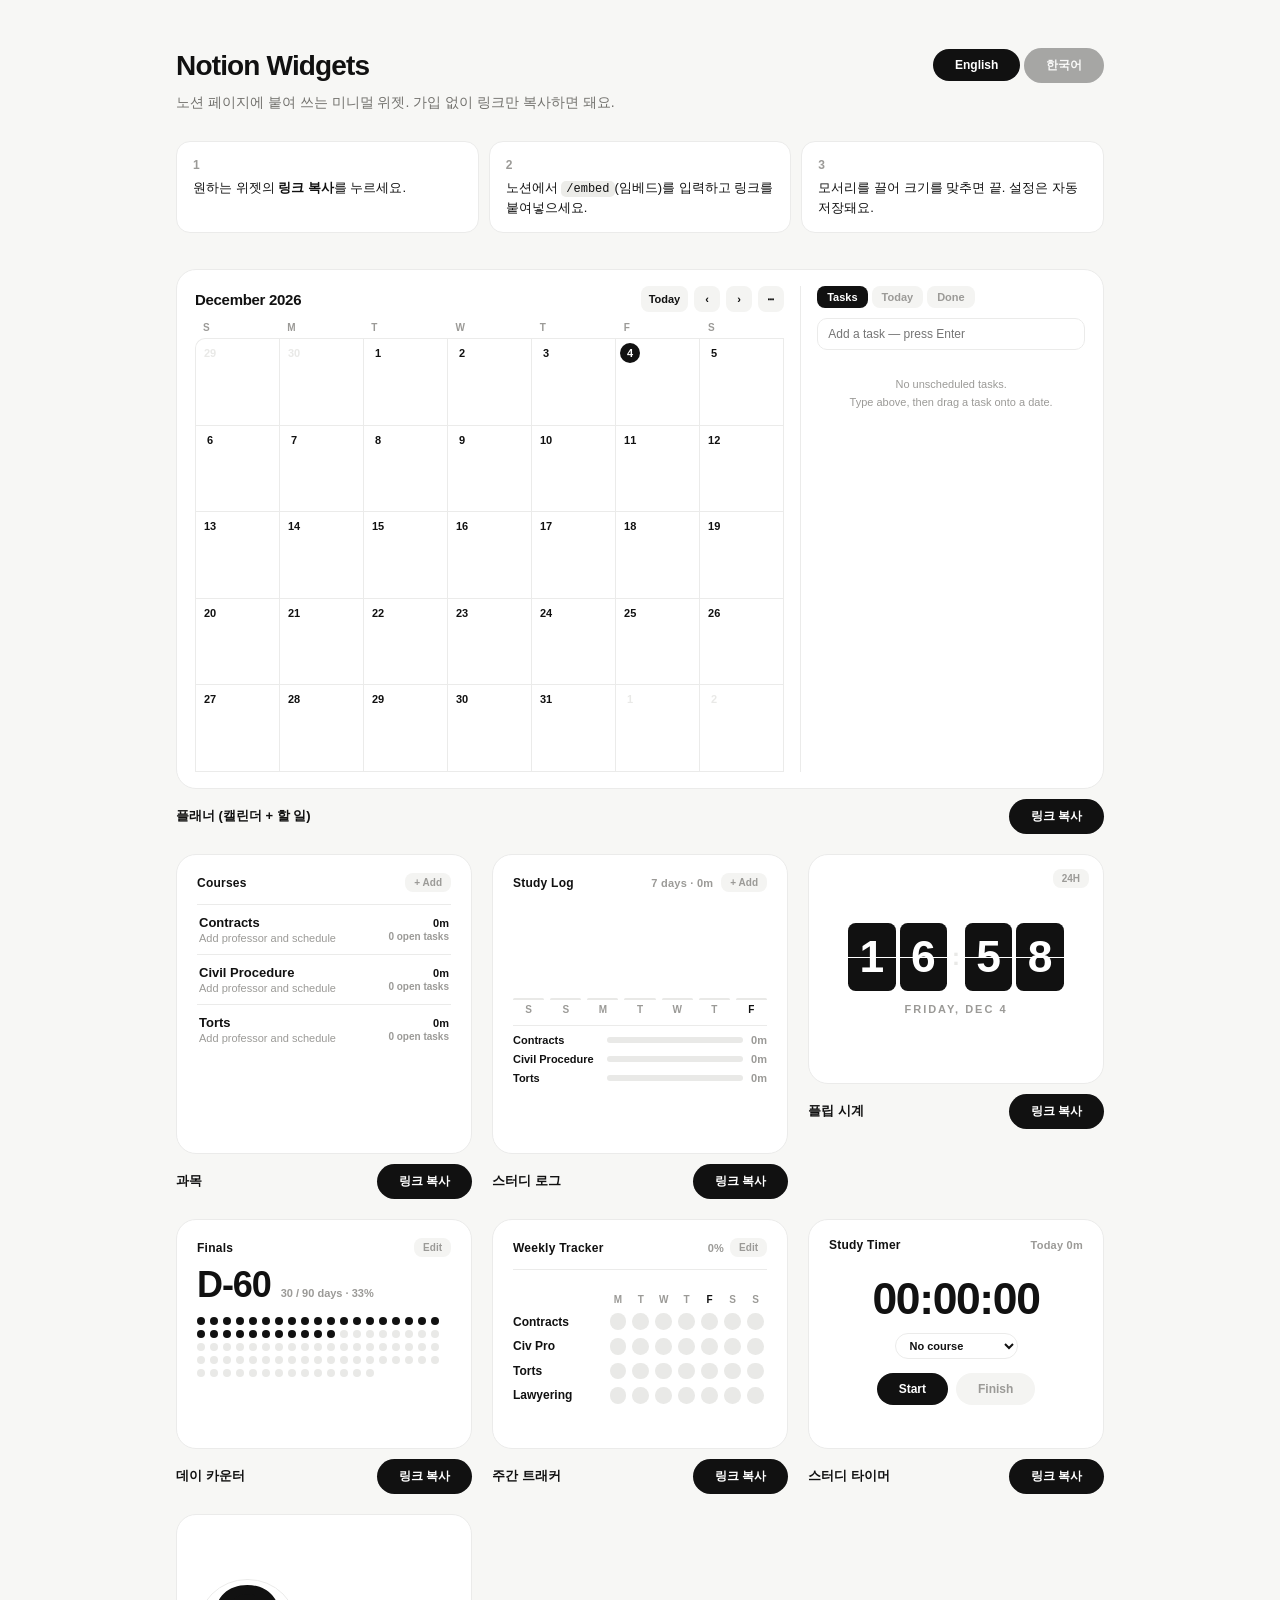
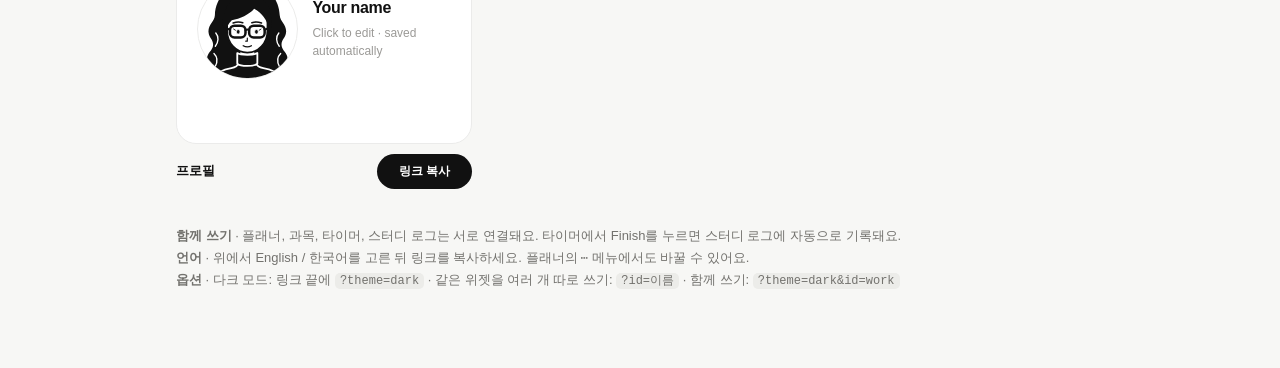
<file: index.html>
<!doctype html><html lang="ko"><head><meta charset="utf-8"><meta name="viewport" content="width=device-width,initial-scale=1"><title>Notion Widgets</title><link rel="stylesheet" href="w.css"><style>
body{background:#f7f7f5;height:auto}html{height:auto}
main{max-width:960px;margin:0 auto;padding:48px 16px 64px}
h1{font-size:28px;letter-spacing:-.03em;margin:0 0 8px}
p.l{margin:0 0 28px;color:#73726e;font-size:14px;line-height:1.6}
ol{margin:0 0 36px;padding:0;list-style:none;display:grid;gap:10px;grid-template-columns:repeat(auto-fit,minmax(200px,1fr));counter-reset:s}
ol li{counter-increment:s;background:#fff;border:1px solid var(--line);border-radius:14px;padding:14px 16px;font-size:13px;line-height:1.5}
ol li:before{content:counter(s);display:block;font-weight:800;font-size:12px;color:var(--mute);margin-bottom:4px}
.g{display:grid;gap:20px;grid-template-columns:repeat(auto-fit,minmax(280px,1fr))}
.it iframe{display:block;width:100%;height:230px;border:0}.it.wide{grid-column:1/-1}.it.wide iframe{height:520px}.it.tall iframe{height:300px}
.bar{display:flex;justify-content:space-between;align-items:center;margin-top:10px;font-size:13px;font-weight:700}
.opt{margin-top:36px;font-size:13px;color:#73726e;line-height:1.7}code{background:#ecece9;border-radius:5px;padding:1px 5px;font-size:12px}
</style></head><body><main><div class="bar" style="margin:0 0 8px"><h1 style="margin:0">Notion Widgets</h1><span><button class="btn" id="len">English</button> <button class="btn" id="lko">한국어</button></span></div><p class="l">노션 페이지에 붙여 쓰는 미니멀 위젯. 가입 없이 링크만 복사하면 돼요.</p>
<ol><li>원하는 위젯의 <b>링크 복사</b>를 누르세요.</li><li>노션에서 <code>/embed</code>(임베드)를 입력하고 링크를 붙여넣으세요.</li><li>모서리를 끌어 크기를 맞추면 끝. 설정은 자동 저장돼요.</li></ol>
<div class="g" id="g"></div>
<p class="opt"><b>함께 쓰기</b> · 플래너, 과목, 타이머, 스터디 로그는 서로 연결돼요. 타이머에서 Finish를 누르면 스터디 로그에 자동으로 기록돼요.<br><b>언어</b> · 위에서 English / 한국어를 고른 뒤 링크를 복사하세요. 플래너의 ⋯ 메뉴에서도 바꿀 수 있어요.<br><b>옵션</b> · 다크 모드: 링크 끝에 <code>?theme=dark</code> · 같은 위젯을 여러 개 따로 쓰기: <code>?id=이름</code> · 함께 쓰기: <code>?theme=dark&amp;id=work</code></p></main>
<script>
var L=[['planner.html','플래너 (캘린더 + 할 일)','wide'],['courses.html','과목','tall'],['studylog.html','스터디 로그','tall'],['clock.html','플립 시계'],['dday.html','데이 카운터'],['tracker.html','주간 트래커'],['timer.html','스터디 타이머'],['profile.html','프로필']],b=location.href.replace(/[^/]*$/,'');
var ko=false;function draw(){document.getElementById('len').style.opacity=ko?.35:1;document.getElementById('lko').style.opacity=ko?1:.35;
document.getElementById('g').innerHTML=L.map(function(w){return '<div class="it '+(w[2]||'')+'"><iframe src="'+w[0]+'?id=demo-'+(ko?'ko&lang=ko':'en')+'" title="'+w[1]+'" loading="lazy"></iframe><div class="bar"><span>'+w[1]+'</span><button class="btn" data-u="'+b+w[0]+(ko?'?lang=ko':'')+'">링크 복사</button></div></div>'}).join('')}
document.getElementById('len').onclick=function(){ko=false;draw()};document.getElementById('lko').onclick=function(){ko=true;draw()};draw();
document.getElementById('g').onclick=function(e){var u=e.target.getAttribute('data-u');if(!u)return;var t=e.target;function ok(){t.textContent='복사됨';setTimeout(function(){t.textContent='링크 복사'},1500)}
if(navigator.clipboard)navigator.clipboard.writeText(u).then(ok,function(){prompt('링크',u)});else prompt('링크',u)};
</script></body></html>
</file>
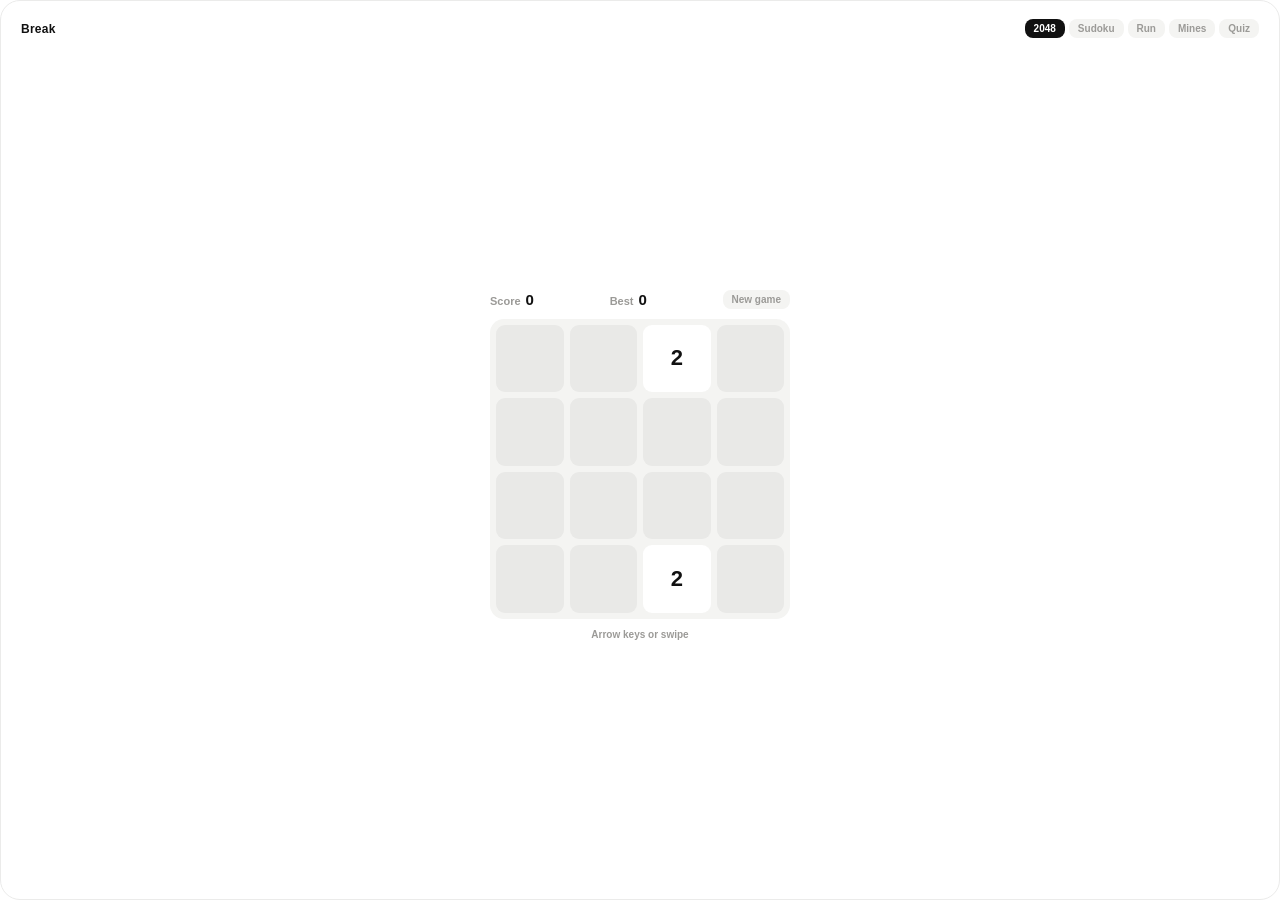
<file: break.html>
<!doctype html><html lang="en"><head><meta charset="utf-8"><meta name="viewport" content="width=device-width,initial-scale=1"><title>Break</title><link rel="stylesheet" href="w.css"><style>
.hd{padding-bottom:10px}.tabs{display:flex;gap:4px}
.pill.on{background:var(--ink);color:var(--bg)}
.pane{flex:1;min-height:0;display:none;flex-direction:column;align-items:center;justify-content:center;gap:10px}.pane.on{display:flex}
.bar{display:flex;align-items:center;justify-content:space-between;width:min(100%,300px);font-size:11px;font-weight:700;color:var(--mute)}
.bar b{color:var(--ink);font-size:15px;font-variant-numeric:tabular-nums;margin-left:5px}
.g{position:relative;width:min(100%,300px,calc(100vh - 150px));aspect-ratio:1;background:var(--chip);border-radius:14px;padding:6px;display:grid;grid-template-columns:repeat(4,1fr);grid-template-rows:repeat(4,1fr);gap:6px;touch-action:none;outline:0}
.c{border-radius:9px;background:var(--dot);display:flex;align-items:center;justify-content:center;font-weight:800;font-size:clamp(13px,5vmin,22px);font-variant-numeric:tabular-nums;color:var(--ink);transition:background .1s}
.c.v2{background:var(--bg)}.c.v4{background:#dcdcd9}.c.v8{background:#bdbdb9}.c.v16{background:#9a9a96;color:#fff}.c.v32{background:#787875;color:#fff}.c.v64{background:#5a5a57;color:#fff}.c.v128{background:#414140;color:#fff}.c.v256{background:#2e2e2d;color:#fff}.c.hi{background:#111;color:#fff}
.dark .c.v2{background:#3a3a3a}.dark .c.v4{background:#505050}.dark .c.v8{background:#6a6a6a}.dark .c.v16{background:#8a8a8a}.dark .c.v32{background:#a8a8a8;color:#111}.dark .c.v64{background:#c4c4c4;color:#111}.dark .c.v128{background:#dadada;color:#111}.dark .c.v256{background:#ececec;color:#111}.dark .c.hi{background:#fff;color:#111}
.c.big{font-size:clamp(11px,3.8vmin,17px)}
.ov{position:absolute;inset:0;border-radius:14px;background:rgba(255,255,255,.82);display:none;flex-direction:column;align-items:center;justify-content:center;gap:10px;font-weight:800;font-size:15px}.dark .ov{background:rgba(32,32,32,.85)}.ov.on{display:flex}
.hint{font-size:10px;color:var(--mute);font-weight:600}
.q{width:min(100%,420px);display:flex;flex-direction:column;gap:8px}
.qt{font-size:10px;font-weight:700;color:var(--mute);letter-spacing:.08em;text-transform:uppercase;display:flex;justify-content:space-between}
.qq{font-size:17px;font-weight:800;letter-spacing:-.01em;line-height:1.3;margin-bottom:2px}
.op{border:1px solid var(--line);background:var(--bg);color:var(--ink);font:inherit;font-size:12px;font-weight:600;line-height:1.4;text-align:left;border-radius:11px;padding:9px 12px;cursor:pointer}
.op:hover{border-color:var(--ink)}.op.ok{background:var(--ink);color:var(--bg);border-color:var(--ink)}.op.no{text-decoration:line-through;color:var(--mute)}.op:disabled{cursor:default}
.nx{align-self:flex-end;visibility:hidden}.nx.on{visibility:visible}
.sd{position:relative;width:min(100%,320px,calc(100vh - 170px));aspect-ratio:1;display:grid;grid-template-columns:repeat(9,1fr);grid-template-rows:repeat(9,1fr);border:2px solid var(--ink);border-radius:10px;overflow:hidden;outline:0;background:var(--bg)}
.sc{display:flex;align-items:center;justify-content:center;font-size:clamp(11px,4.2vmin,19px);font-weight:500;color:#2563eb;border-right:1px solid var(--line);border-bottom:1px solid var(--line);cursor:pointer;user-select:none;font-variant-numeric:tabular-nums}
.dark .sc{color:#7aa7ff}
.sc.gv{color:var(--ink);font-weight:800}
.sc:nth-child(9n){border-right:0}.sc:nth-child(n+73){border-bottom:0}
.sc:nth-child(9n+3),.sc:nth-child(9n+6){border-right:2px solid var(--ink)}
.sc:nth-child(n+19):nth-child(-n+27),.sc:nth-child(n+46):nth-child(-n+54){border-bottom:2px solid var(--ink)}
.sc.rl{background:var(--chip)}.sc.sm{background:var(--dot)}.sc.on{background:var(--ink);color:var(--bg)}
.sc.bad{color:#e5484d;text-decoration:underline}
.np{display:flex;gap:4px;width:min(100%,320px)}
.np button{flex:1;border:0;border-radius:8px;background:var(--chip);color:var(--ink);font:inherit;font-size:13px;font-weight:800;padding:7px 0;cursor:pointer}
.np button:hover{background:var(--dot)}.np button.x{font-size:11px;color:var(--mute)}.np button.dn{opacity:.3}
.sd .ov{border-radius:8px}
.lv{border:0;background:transparent;font:inherit;font-size:11px;font-weight:700;color:var(--mute);cursor:pointer;padding:0 4px}.lv.on{color:var(--ink)}
#qc{border:0;background:var(--chip);border-radius:8px;font-size:11px;font-weight:700;padding:4px 8px;color:var(--ink);text-transform:none;letter-spacing:0;cursor:pointer}.qt{align-items:center}#rc{width:min(100%,560px);aspect-ratio:600/180;cursor:pointer;touch-action:manipulation}#pr .bar{width:min(100%,560px);justify-content:flex-start;gap:18px}.mb{position:relative;width:min(100%,calc(var(--n,9)*36px),calc(100vh - 150px));aspect-ratio:1;display:grid;gap:2px;background:var(--line);border:2px solid var(--line);border-radius:10px;overflow:hidden;user-select:none;touch-action:manipulation}
.mc{display:flex;align-items:center;justify-content:center;background:#dcdcd8;font-weight:800;font-size:clamp(10px,calc(min(100vw,100vh - 150px)/var(--n,9)*0.48),17px);cursor:pointer;font-variant-numeric:tabular-nums}
.mc:hover{background:#cfcfcb}.dark .mc{background:#3a3a3a}.dark .mc:hover{background:#474747}.dark .mc.o{background:var(--bg)}.mc.o{background:var(--bg);cursor:default}.mc.n1{color:#9a9a96}.mc.n2{color:#6a6a67}.mc.n3,.mc.n4,.mc.n5,.mc.n6,.mc.n7,.mc.n8{color:var(--ink)}
.mc.b{background:var(--ink);color:var(--bg)}.mc.x{background:#e5484d;color:#fff}
.mb .ov{border-radius:8px}#mfl.on{background:var(--ink);color:var(--bg)}
#pm .bar{gap:10px;width:min(100%,560px);flex-wrap:wrap;justify-content:center}#mlv{white-space:nowrap}</style></head><body><div class="card"><div class="hd"><span>Break</span><span class="tabs"><button class="pill on" data-t="g">2048</button><button class="pill" data-t="s">Sudoku</button><button class="pill" data-t="r">Run</button><button class="pill" data-t="m">Mines</button><button class="pill" data-t="q">Quiz</button></span></div>
<div class="pane on" id="pg"><div class="bar"><span>Score<b id="sc">0</b></span><span>Best<b id="bs">0</b></span><button class="pill" id="ng">New game</button></div><div class="g" id="g" tabindex="0" aria-label="2048 board. Use arrow keys."></div><div class="hint">Arrow keys or swipe</div></div>
<div class="pane" id="ps"><div class="bar"><span id="lvs"><button class="lv" data-l="e">Easy</button><button class="lv" data-l="m">Medium</button><button class="lv" data-l="h">Hard</button></span><span>Mistakes<b id="mk">0</b></span><button class="pill" id="ns">New</button></div><div class="sd" id="sd" tabindex="0" aria-label="Sudoku board. Click a cell, then type 1 to 9."></div><div class="np" id="np"></div></div>
<div class="pane" id="pr"><div class="bar"><span>Score<b id="rsc">0</b></span><span>Best<b id="rbs">0</b></span></div><canvas id="rc" width="600" height="180" aria-label="Runner game. Press space or tap to jump."></canvas><div class="hint">Space / ↑ or tap to jump · ↓ to duck</div></div>
<div class="pane" id="pm"><div class="bar"><span id="mlv"><button class="lv" data-l="e">Easy</button><button class="lv" data-l="m">Medium</button><button class="lv" data-l="h">Hard</button><button class="lv" data-l="x">Evil</button></span><span>Mines<b id="mleft">0</b></span><span>Time<b id="mtm">0</b></span><button class="pill" id="mfl" aria-pressed="false">Flag</button></div><div class="mb" id="mb" aria-label="Minesweeper board. Click to open, right-click to flag."></div><div class="hint">Click to open · right-click or Flag mode to mark</div></div>
<div class="pane" id="pq"><div class="q"><div class="qt"><select id="qc" aria-label="Course"></select><span><span id="qs"></span> <span id="qn"></span></span></div><div class="qq" id="qq"></div><div id="qo" style="display:flex;flex-direction:column;gap:6px"></div><button class="btn sm nx" id="qx">Next</button></div></div></div>
<script src="w.js"></script><script>
var $=W.$,G,S,over=false,best=+W.get('_g2048best',0)||0;
function rnd(n){return Math.floor(Math.random()*n)}
function spawn(){var e=[];G.forEach(function(v,i){if(!v)e.push(i)});if(e.length)G[e[rnd(e.length)]]=Math.random()<.9?2:4}
function fresh(){G=[];for(var i=0;i<16;i++)G.push(0);S=0;over=false;spawn();spawn();draw()}
function line(a){var o=a.filter(Boolean),r=[],i;for(i=0;i<o.length;i++){if(o[i]===o[i+1]){r.push(o[i]*2);S+=o[i]*2;i++}else r.push(o[i])}while(r.length<4)r.push(0);return r}
function move(d){if(over)return;var b=G.slice(),i,j,row;for(i=0;i<4;i++){row=[];for(j=0;j<4;j++)row.push(G[d<2?(d===0?i*4+j:i*4+3-j):(d===2?j*4+i:(3-j)*4+i)]);row=line(row);for(j=0;j<4;j++)G[d<2?(d===0?i*4+j:i*4+3-j):(d===2?j*4+i:(3-j)*4+i)]=row[j]}
if(G.join()!==b.join()){spawn();if(S>best){best=S;W.set('_g2048best',best)}if(stuck())over=true;draw()}}
function stuck(){for(var i=0;i<16;i++){if(!G[i])return false;if(i%4<3&&G[i]===G[i+1])return false;if(i<12&&G[i]===G[i+4])return false}return true}
function draw(){$('g').innerHTML=G.map(function(v){return '<div class="c'+(v?' '+(v>256?'hi':'v'+v):'')+(v>999?' big':'')+'">'+(v||'')+'</div>'}).join('')+'<div class="ov'+(over?' on':'')+'"><span>Game over</span><button class="btn sm" id="ag">Play again</button></div>';$('sc').textContent=S;$('bs').textContent=best;W.set('_g2048',{g:G,s:S})}
document.addEventListener('keydown',function(e){if(!$('pg').classList.contains('on'))return;var d={ArrowLeft:0,ArrowRight:1,ArrowUp:2,ArrowDown:3}[e.key];if(d==null)return;e.preventDefault();move(d)});
var tx=null,ty=null;$('g').addEventListener('pointerdown',function(e){tx=e.clientX;ty=e.clientY});
document.addEventListener('pointerup',function(e){if(tx==null)return;var dx=e.clientX-tx,dy=e.clientY-ty;tx=null;if(Math.max(Math.abs(dx),Math.abs(dy))<24)return;move(Math.abs(dx)>Math.abs(dy)?(dx<0?0:1):(dy<0?2:3))});
$('ng').onclick=fresh;$('g').onclick=function(e){if(e.target.id==='ag')fresh()};
var sv=W.get('_g2048',null);if(sv&&sv.g&&sv.g.length===16){G=sv.g;S=sv.s||0;over=stuck();draw()}else fresh();
var BASE=[['k','Consideration','A bargained-for exchange of something of legal value'],['k','Mailbox rule','Acceptance is effective when it is sent, not when it is received'],['k','Parol evidence rule','Bars outside evidence of earlier agreements that contradicts a fully integrated writing'],['k','Statute of frauds','Certain kinds of contracts must be in a signed writing to be enforceable'],['k','Promissory estoppel','A promise is enforced because someone reasonably relied on it to their detriment'],['k','Mirror image rule','An acceptance must match the offer exactly or it becomes a counteroffer'],['k','Expectation damages','Puts the injured party where they would have been if the contract had been performed'],['k','Illusory promise','A promise that does not actually commit the promisor to anything'],
['t','Battery','Intentional harmful or offensive contact with another person'],['t','Assault','Intentionally causing reasonable apprehension of imminent harmful or offensive contact'],['t','Res ipsa loquitur','Negligence is inferred from the nature of the accident itself'],['t','Proximate cause','Legal cause: the harm falls within the foreseeable scope of the risk'],['t','Negligence per se','Breach is shown by violating a safety statute'],['t','Respondeat superior','An employer is liable for an employee’s torts within the scope of employment'],['t','Transferred intent','Intent toward one person carries over when the act harms another'],['t','False imprisonment','Intentionally confining someone within boundaries they know of or are harmed by'],
['c','Personal jurisdiction','A court’s power over the parties in the case'],['c','Subject matter jurisdiction','A court’s power to hear a particular type of case'],['c','Diversity jurisdiction','Parties are citizens of different states and more than $75,000 is in controversy'],['c','Erie doctrine','A federal court sitting in diversity applies state substantive law'],['c','Claim preclusion','A final judgment bars the same parties from relitigating the same claim'],['c','Summary judgment','Judgment without trial when there is no genuine dispute of material fact'],['c','Federal question jurisdiction','Federal courts can hear cases arising under federal law'],['c','Minimum contacts','Enough connection with the forum state that being sued there is fair'],
['l','Stare decisis','Courts follow precedent when deciding similar cases'],['l','Dicta','Statements in an opinion that are not necessary to the holding'],['l','Holding','The court’s answer to the legal issue, which binds later courts'],['l','Mandatory authority','Law a court must follow, such as a higher court in the same jurisdiction'],['l','Persuasive authority','Law a court may consider but does not have to follow']],
QC=W.get('_qc','all')||'all',
Q=[],qi=0,right=0,done=0,mine=0;
function kind(n){n=(n||'').toLowerCase();return /contract/.test(n)?'k':/tort/.test(n)?'t':/civ/.test(n)?'c':/lawyer|writing|legal/.test(n)?'l':''}
function pool(cid){var C=W.courses(),P=[],seen={},want=null;if(cid!=='all'){var co=C.filter(function(c){return c.id===cid})[0];want=co?kind(co.n):'?'}mine=0;
try{W.get('nb',[]).forEach(function(x){if(cid!=='all'&&x.c!==cid)return;var n=W.get('n:'+x.id,null);if(!n)return;n.pages.forEach(function(p){p.blocks.forEach(function(b){if(b.t==='concept'&&b.f&&b.f.k&&b.f.d){var k=b.f.k.trim(),d=b.f.d.replace(/\s+/g,' ').trim();if(k&&d&&d.length<220&&!seen[k.toLowerCase()]){seen[k.toLowerCase()]=1;P.push([k,d]);mine++}}})})})}catch(e){}
BASE.forEach(function(b){if((want===null||b[0]===want)&&!seen[b[1].toLowerCase()])P.push([b[1],b[2]])});return P}
function qsel(){var C=W.courses();$('qc').innerHTML='<option value="all">All courses</option>'+C.map(function(c){return '<option value="'+c.id+'">'+W.esc(c.n)+'</option>'}).join('');if(QC!=='all'&&!C.some(function(c){return c.id===QC}))QC='all';$('qc').value=QC}
function shuf(a){for(var i=a.length-1;i>0;i--){var j=rnd(i+1),t=a[i];a[i]=a[j];a[j]=t}return a}
function ask(){if(!Q.length||qi>=Q.length){Q=shuf(pool(QC));qi=0}if(!Q.length){$('qq').textContent='No terms yet';$('qo').innerHTML='<div class="empty">Add Concept cards to this course’s notes and they’ll show up here.</div>';$('qn').textContent='';return}var P=Q,cur=P[qi],ds=P.filter(function(x){return x!==cur});if(ds.length<3){var all=pool('all').filter(function(x){return x[0]!==cur[0]&&!ds.some(function(y){return y[0]===x[0]})});ds=ds.concat(shuf(all).slice(0,3-ds.length))}var ops=shuf(ds).slice(0,3);ops.push(cur);shuf(ops);
$('qs').textContent=(mine?mine+' from your notes · ':'')+Q.length+' terms';$('qn').textContent=done?'· '+right+'/'+done:'';$('qq').textContent=cur[0];$('qx').classList.remove('on');
$('qo').innerHTML=ops.map(function(o){return '<button class="op" data-ok="'+(o===cur?1:0)+'">'+W.esc(o[1])+'</button>'}).join('')}
$('qo').onclick=function(e){var b=e.target.closest('.op');if(!b||b.disabled)return;done++;var ok=b.getAttribute('data-ok')==='1';if(ok)right++;[].forEach.call($('qo').children,function(x){x.disabled=true;if(x.getAttribute('data-ok')==='1')x.classList.add('ok');else if(x===b)x.classList.add('no')});$('qn').textContent='· '+right+'/'+done;$('qx').classList.add('on');$('qx').focus()};
$('qx').onclick=function(){qi++;ask()};
$('qc').onchange=function(){QC=this.value;W.set('_qc',QC);Q=[];qi=0;right=0;done=0;ask()};

var SD=null,SL=-1;
function solve(b,cnt){var i=b.indexOf(0);if(i<0)return 1;var r=Math.floor(i/9),c=i%9,br=r-r%3,bc=c-c%3,n=0,ds=[1,2,3,4,5,6,7,8,9];if(!cnt)shuf(ds);
for(var k=0;k<9;k++){var d=ds[k],ok=true;for(var j=0;j<9&&ok;j++){if(b[r*9+j]===d||b[j*9+c]===d||b[(br+Math.floor(j/3))*9+bc+j%3]===d)ok=false}
if(ok){b[i]=d;var x=solve(b,cnt);if(!cnt&&x)return 1;n+=x;if(cnt&&n>1){b[i]=0;return n}b[i]=0}}return n}
function gen(lv){var full=[];for(var i=0;i<81;i++)full.push(0);solve(full,false);var p=full.slice(),idx=[];for(i=0;i<81;i++)idx.push(i);shuf(idx);var target={e:38,m:30,h:25}[lv]||30,left=81;
for(i=0;i<81&&left>target;i++){var k=idx[i],v=p[k];p[k]=0;if(solve(p.slice(),true)!==1)p[k]=v;else left--}
SD={lv:lv,a:full,g:p,u:p.slice(),m:0,w:false};SL=-1;W.set('_sdk',SD);sdraw()}
function sdraw(){if(!SD)return;var sv=SL>=0?SD.u[SL]:0,sr=Math.floor(SL/9),sc=SL%9,h='',cnt={};
for(var i=0;i<81;i++){var v=SD.u[i];if(v)cnt[v]=(cnt[v]||0)+1;var r=Math.floor(i/9),c=i%9,cl='sc';if(SD.g[i])cl+=' gv';if(i===SL)cl+=' on';else if(sv&&v===sv)cl+=' sm';else if(SL>=0&&(r===sr||c===sc||(Math.floor(r/3)===Math.floor(sr/3)&&Math.floor(c/3)===Math.floor(sc/3))))cl+=' rl';
if(v&&!SD.g[i]&&v!==SD.a[i])cl+=' bad';h+='<div class="'+cl+'" data-i="'+i+'">'+(v||'')+'</div>'}
h+='<div class="ov'+(SD.w?' on':'')+'"><span>Solved!</span><button class="btn sm" id="as">New puzzle</button></div>';$('sd').innerHTML=h;$('mk').textContent=SD.m;
var nh='';for(var d=1;d<=9;d++)nh+='<button data-n="'+d+'"'+(cnt[d]>=9?' class="dn"':'')+'>'+d+'</button>';$('np').innerHTML=nh+'<button class="x" data-n="0">Erase</button>';
[].forEach.call(document.querySelectorAll('#lvs .lv'),function(b){b.classList.toggle('on',b.getAttribute('data-l')===SD.lv)})}
function put(n){if(!SD||SD.w||SL<0||SD.g[SL])return;if(n&&n!==SD.a[SL]&&SD.u[SL]!==n)SD.m++;SD.u[SL]=n;if(SD.u.join()===SD.a.join())SD.w=true;W.set('_sdk',SD);sdraw()}
$('sd').onclick=function(e){if(e.target.id==='as'){gen(SD.lv);return}var c=e.target.closest('.sc');if(!c)return;SL=+c.getAttribute('data-i');sdraw();$('sd').focus()};
$('np').onclick=function(e){var b=e.target.closest('button');if(b)put(+b.getAttribute('data-n'))};
$('lvs').onclick=function(e){var l=e.target.getAttribute('data-l');if(l)gen(l)};$('ns').onclick=function(){gen(SD?SD.lv:'m')};
document.addEventListener('keydown',function(e){if(!$('ps').classList.contains('on')||!SD)return;if(/^[1-9]$/.test(e.key)){put(+e.key);return}if(e.key==='Backspace'||e.key==='Delete'||e.key==='0'){e.preventDefault();put(0);return}
var mv={ArrowLeft:-1,ArrowRight:1,ArrowUp:-9,ArrowDown:9}[e.key];if(mv==null)return;e.preventDefault();if(SL<0)SL=0;else{var n=SL+mv;if(n>=0&&n<81&&!(mv===-1&&SL%9===0)&&!(mv===1&&SL%9===8))SL=n}sdraw()});

var R={on:false,st:'idle',y:0,vy:0,duck:false,obs:[],sp:6,sc:0,t:0,nx:60,best:+W.get('_runbest',0)||0,last:0},rcx=$('rc').getContext('2d');
function ink(){return getComputedStyle(document.body).color}
function rjump(){if(R.st==='over'){rreset();R.st='run';return}if(R.st==='idle'){R.st='run'}if(R.y===0){R.vy=11.5}}
function rreset(){R.y=0;R.vy=0;R.obs=[];R.sp=6;R.sc=0;R.t=0;R.nx=60;R.duck=false}
function dino(c,x,y,d,legs){c.fillRect(x+(d?14:18),y-(d?26:44),d?30:22,d?14:16);c.clearRect(x+(d?34:30),y-(d?23:40),3,3);c.fillRect(x+4,y-(d?18:30),d?28:22,d?12:18);c.fillRect(x,y-(d?20:34),6,d?8:10);c.fillRect(x+(d?28:24),y-(d?14:24),6,3);
var a=legs?0:4;c.fillRect(x+8,y-6,4,6-a);c.fillRect(x+18,y-6,4,2+a)}
function cactus(c,o){c.fillRect(o.x+o.w/2-4,180-26-o.h,8,o.h);c.fillRect(o.x,180-26-o.h*0.65,4,o.h*0.35);c.fillRect(o.x,180-26-o.h*0.35,o.w/2,4);c.fillRect(o.x+o.w-4,180-26-o.h*0.8,4,o.h*0.4);c.fillRect(o.x+o.w/2,180-26-o.h*0.45,o.w/2,4)}
function bird(c,o,f){var y=180-26-o.h;c.fillRect(o.x,y,26,6);c.fillRect(o.x-6,y+1,8,4);c.fillRect(o.x+8,f?y-10:y+6,8,10)}
function rframe(ts){if(!R.on){R.last=0;return}var dt=R.last?Math.min(2,(ts-R.last)/16.67):1;R.last=ts;var c=rcx,col=ink();c.clearRect(0,0,600,180);c.fillStyle=col;
if(R.st==='run'){R.t+=dt;R.sc+=dt*0.15;R.sp=6+Math.min(7,R.sc/120);R.vy-=0.62*dt*(R.duck&&R.y>0?2.2:1);R.y=Math.max(0,R.y+R.vy*dt);if(R.y===0)R.vy=0;
R.nx-=dt;if(R.nx<=0){var bd=R.sc>250&&Math.random()<0.3,o=bd?{b:1,x:620,w:26,h:[8,34,52][rnd(3)]}:{x:620,w:[16,22,30][rnd(3)],h:[30,38,46][rnd(3)]};R.obs.push(o);R.nx=48+rnd(60)-Math.min(20,R.sc/60)}
R.obs.forEach(function(o){o.x-=R.sp*dt});R.obs=R.obs.filter(function(o){return o.x>-40});
var dx=40,dw=R.duck&&R.y===0?44:36,dh=R.duck&&R.y===0?24:44,dy0=180-26-R.y;
R.obs.forEach(function(o){var oy1=180-26-o.h-(o.b?10:0),oy2=o.b?180-26-o.h+6:180-26;if(dx+dw-6>o.x+3&&dx+6<o.x+o.w-3&&dy0-4>oy1+3&&dy0-dh+4<oy2-2)R.st='over'});
if(R.st==='over'){var f=Math.floor(R.sc);if(f>R.best){R.best=f;W.set('_runbest',f)}}}
c.fillRect(0,180-27,600,1);for(var i=0;i<12;i++){var gx=((i*61-R.t*R.sp)%600+600)%600;c.fillRect(gx,180-20+(i%3)*5,i%2?3:6,1)}
R.obs.forEach(function(o){if(o.b)bird(c,o,Math.floor(R.t/10)%2);else cactus(c,o)});
dino(c,40,180-26-R.y,R.duck&&R.y===0,Math.floor(R.t/6)%2||R.y>0);
c.font='700 13px -apple-system,Helvetica,Arial,sans-serif';c.textAlign='center';
if(R.st==='idle')c.fillText('Press space or tap to start',300,70);if(R.st==='over'){c.fillText('GAME OVER',300,64);c.font='600 11px -apple-system,Helvetica,Arial,sans-serif';c.fillText('Space or tap to try again',300,84)}
$('rsc').textContent=Math.floor(R.sc);$('rbs').textContent=R.best;requestAnimationFrame(rframe)}
$('rc').addEventListener('pointerdown',function(e){e.preventDefault();rjump()});
document.addEventListener('keydown',function(e){if(!R.on)return;if(e.key===' '||e.key==='ArrowUp'){e.preventDefault();if(!e.repeat)rjump()}else if(e.key==='ArrowDown'){e.preventDefault();R.duck=true}});
document.addEventListener('keyup',function(e){if(e.key==='ArrowDown')R.duck=false});
function ron(v){if(v&&!R.on){R.on=true;if(R.st==='run')R.st='idle';requestAnimationFrame(rframe)}else if(!v)R.on=false}

var MS=null,mflag=false,mtim=null,MLV={e:[9,10],m:[12,24],h:[14,40],x:[18,72]};
function mnew(lv){lv=lv||(MS?MS.lv:'e');var n=MLV[lv][0];MS={lv:lv,n:n,k:MLV[lv][1],m:[],o:[],f:[],st:'new',t0:0,t:0};for(var i=0;i<n*n;i++){MS.m.push(0);MS.o.push(0);MS.f.push(0)}clearInterval(mtim);mdraw()}
function mnb(i){var n=MS.n,r=Math.floor(i/n),c=i%n,a=[];for(var dr=-1;dr<=1;dr++)for(var dc=-1;dc<=1;dc++){if(!dr&&!dc)continue;var rr=r+dr,cc=c+dc;if(rr>=0&&rr<n&&cc>=0&&cc<n)a.push(rr*n+cc)}return a}
function mcount(i){return mnb(i).filter(function(j){return MS.m[j]}).length}
function mplace(safe){var n=MS.n,ban=[safe].concat(mnb(safe)),put=0;while(put<MS.k){var i=rnd(n*n);if(MS.m[i]||ban.indexOf(i)>=0)continue;MS.m[i]=1;put++}MS.st='play';MS.t0=Date.now();clearInterval(mtim);mtim=setInterval(function(){if(MS.st==='play'){$('mtm').textContent=Math.floor((Date.now()-MS.t0)/1000)}},1000)}
function mopen(i){if(MS.st==='new')mplace(i);if(MS.st!=='play'||MS.o[i]||MS.f[i])return;if(MS.m[i]){MS.o[i]=1;MS.st='lost';MS.hit=i;clearInterval(mtim);return}
var q=[i];while(q.length){var j=q.pop();if(MS.o[j])continue;MS.o[j]=1;MS.f[j]=0;if(!mcount(j))mnb(j).forEach(function(k){if(!MS.o[k]&&!MS.m[k])q.push(k)})}
var closed=MS.o.filter(function(v){return !v}).length;if(closed===MS.k){MS.st='won';clearInterval(mtim);var bk='_minebest_'+MS.lv,tt=Math.floor((Date.now()-MS.t0)/1000),bb=+W.get(bk,0);if(!bb||tt<bb)W.set(bk,tt)}}
function mchord(i){var nb=mnb(i),fl=nb.filter(function(j){return MS.f[j]}).length;if(fl===mcount(i))nb.forEach(function(j){if(!MS.o[j]&&!MS.f[j])mopen(j)})}
function mdraw(){var n=MS.n,h='',fl=0;for(var i=0;i<n*n;i++){if(MS.f[i])fl++;var cl='mc',tx='';
if(MS.o[i]){if(MS.m[i]){cl+=' x';tx='✸'}else{var k=mcount(i);cl+=' o'+(k?' n'+k:'');tx=k||''}}
else if(MS.st==='lost'&&MS.m[i]){cl+=' b';tx='✸'}else if(MS.f[i])tx='⚑';
h+='<div class="'+cl+'" data-i="'+i+'">'+tx+'</div>'}
var bk=+W.get('_minebest_'+MS.lv,0);h+='<div class="ov'+(MS.st==='won'||MS.st==='lost'?' on':'')+'"><span>'+(MS.st==='won'?'Cleared!'+(bk?' Best '+bk+'s':''):'Boom')+'</span><button class="btn sm" id="mag">Play again</button></div>';
var b=$('mb');b.style.setProperty('--n',n);b.style.gridTemplateColumns='repeat('+n+',1fr)';b.style.gridTemplateRows='repeat('+n+',1fr)';b.innerHTML=h;$('mleft').textContent=MS.k-fl;if(MS.st==='new')$('mtm').textContent='0';
[].forEach.call(document.querySelectorAll('#mlv .lv'),function(x){x.classList.toggle('on',x.getAttribute('data-l')===MS.lv)});$('mfl').classList.toggle('on',mflag)}
function mflagAt(i){if(MS.o[i]||MS.st==='won'||MS.st==='lost')return;MS.f[i]=MS.f[i]?0:1}
$('mb').addEventListener('click',function(e){if(e.target.id==='mag'){mnew();return}var c=e.target.closest('.mc');if(!c)return;var i=+c.getAttribute('data-i');if(MS.st==='won'||MS.st==='lost')return;
if(MS.o[i]){mchord(i)}else if(mflag)mflagAt(i);else mopen(i);mdraw()});
$('mb').addEventListener('contextmenu',function(e){var c=e.target.closest('.mc');if(!c)return;e.preventDefault();mflagAt(+c.getAttribute('data-i'));mdraw()});
var mlp=null;$('mb').addEventListener('touchstart',function(e){var c=e.target.closest('.mc');if(!c)return;mlp=setTimeout(function(){mlp='done';mflagAt(+c.getAttribute('data-i'));mdraw()},450)},{passive:true});
$('mb').addEventListener('touchend',function(e){if(mlp==='done'){e.preventDefault()}clearTimeout(mlp);mlp=null});
$('mlv').onclick=function(e){var l=e.target.getAttribute('data-l');if(l)mnew(l)};$('mfl').onclick=function(){mflag=!mflag;this.setAttribute('aria-pressed',mflag);mdraw()};
document.querySelector('.tabs').onclick=function(e){var t=e.target.getAttribute('data-t');if(!t)return;[].forEach.call(this.children,function(b){b.classList.toggle('on',b===e.target)});$('pg').classList.toggle('on',t==='g');$('pq').classList.toggle('on',t==='q');$('ps').classList.toggle('on',t==='s');$('pr').classList.toggle('on',t==='r');$('pm').classList.toggle('on',t==='m');if(t==='m'&&!MS)mnew('e');ron(t==='r');if(t==='s'){if(!SD){var o=W.get('_sdk',null);if(o&&o.a&&o.u){SD=o;sdraw()}else gen('e')}$('sd').focus()}if(t==='q'){qsel();if(!$('qq').textContent)ask()}if(t==='g')$('g').focus()};
</script></body></html>
</file>
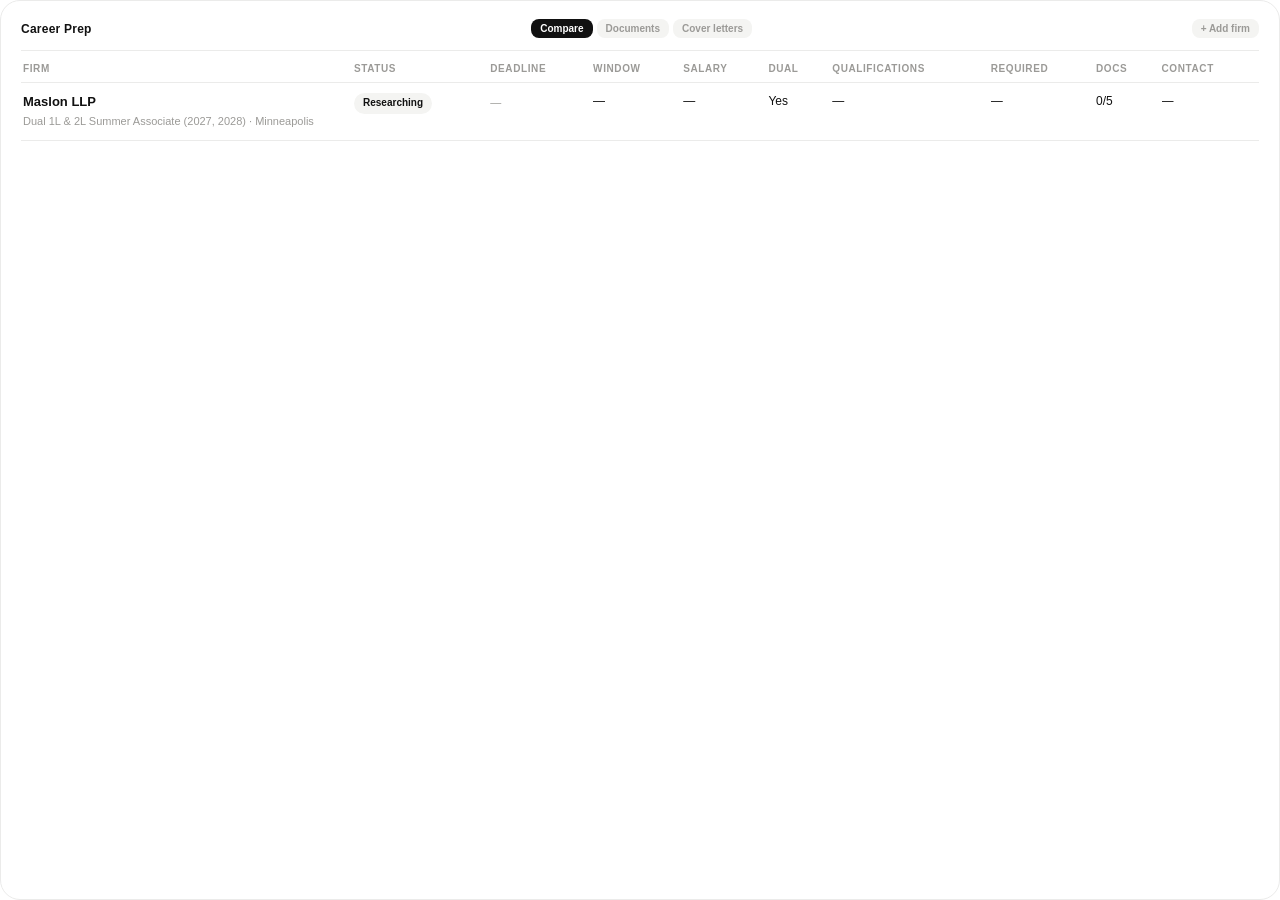
<file: career.html>
<!doctype html><html lang="en" spellcheck="false"><head><meta charset="utf-8"><meta name="viewport" content="width=device-width,initial-scale=1"><title>Career Prep</title><link rel="stylesheet" href="w.css"><style>
.hd{padding-bottom:12px;border-bottom:1px solid var(--line);gap:10px}
.tabs{display:flex;gap:4px;flex-wrap:wrap}.tabs .pill.on{background:var(--ink);color:var(--bg)}
.vw{flex:1;min-height:0;display:none;flex-direction:column;padding-top:12px}.vw.on{display:flex}
.tw{flex:1;min-height:0;overflow:auto}
table.cmp{border-collapse:separate;border-spacing:0;font-size:12px;min-width:100%}
.cmp th{position:sticky;top:0;background:var(--bg);z-index:2;text-align:left;font-size:10px;font-weight:700;color:var(--mute);letter-spacing:.06em;text-transform:uppercase;padding:0 12px 8px 0;white-space:nowrap;border-bottom:1px solid var(--line)}
.cmp td{padding:10px 12px 10px 0;border-bottom:1px solid var(--line);vertical-align:top;max-width:220px;line-height:1.45;cursor:pointer}
.cmp th:first-child,.cmp td:first-child{position:sticky;left:0;background:var(--bg);z-index:1;padding-left:2px}.cmp th:first-child{z-index:3}
.cmp tr:hover td{background:var(--chip)}
.cn{font-weight:800;font-size:13px;white-space:nowrap}.cs{display:block;color:var(--mute);font-size:11px;font-weight:500;margin-top:2px;white-space:nowrap}
.clip{display:-webkit-box;-webkit-line-clamp:3;-webkit-box-orient:vertical;overflow:hidden;white-space:pre-wrap}
.st{display:inline-block;font-size:10px;font-weight:800;border-radius:999px;padding:3px 9px;white-space:nowrap;background:var(--chip);color:var(--mute)}
.st.s1{background:var(--chip);color:var(--ink)}.st.s2{background:var(--ink);color:var(--bg)}.st.s3{background:#e3eefc;color:#12305c}.st.s4{background:#e2f3e6;color:#143d22}.st.s5{background:transparent;color:var(--mute);box-shadow:inset 0 0 0 1px var(--line)}
.dd{font-weight:800;font-variant-numeric:tabular-nums;white-space:nowrap}.dd small{display:block;color:var(--mute);font-weight:600;font-size:10px}.dd.hot{color:#e5484d}
.cps{display:flex;gap:4px;flex-wrap:wrap;margin-bottom:10px;flex:none}.cps .pill.on{background:var(--ink);color:var(--bg)}
.ck{display:flex;align-items:center;gap:10px;padding:9px 2px;border-bottom:1px solid var(--line);font-size:12.5px}
.ck button.b{flex:none;width:18px;height:18px;border-radius:5px;border:1.5px solid var(--mute);background:transparent;cursor:pointer;padding:0}
.ck.on button.b{background:var(--ink);border-color:var(--ink)}.ck.on span{color:var(--mute);text-decoration:line-through}
.ck span{flex:1}.ck .x{border:0;background:transparent;color:var(--mute);cursor:pointer;opacity:0;font-size:13px}.ck:hover .x{opacity:1}
.addr{display:flex;gap:6px;margin-top:10px}.addr input{flex:1;font-size:12px;padding:7px 9px}
.prog{font-size:11px;color:var(--mute);font-weight:700;margin-bottom:6px}
.lw{flex:1;min-height:0;overflow:auto;border:1px solid var(--line);border-radius:12px;padding:14px 18px 30vh 30px}
.lm{display:flex;justify-content:space-between;align-items:center;font-size:11px;color:var(--mute);font-weight:600;margin-bottom:8px;flex:none}
.box{width:min(460px,94%);max-height:94%}.g2{display:grid;grid-template-columns:1fr 1fr;gap:8px}
.box textarea{font:12px/1.5 inherit;font-family:inherit;min-height:64px;resize:vertical}
.empty b{display:block;color:var(--ink);font-size:13px;margin-bottom:4px}
.dh{position:absolute;z-index:4;display:none;align-items:center}
.dh span{cursor:grab;color:var(--mute);font-size:13px;letter-spacing:-2px;padding:3px 3px 3px 0;width:18px;text-align:center;border-radius:5px;line-height:1.3;user-select:none}
.dh span:hover{background:var(--chip);color:var(--ink)}
.dl{position:absolute;z-index:5;display:none;height:2px;background:var(--ink);border-radius:2px;pointer-events:none}
.rt .co.c-yellow,.sw.c-yellow{background:#fdf3c8}
.rt .co.c-blue,.sw.c-blue{background:#e3eefc}
.rt .co.c-green,.sw.c-green{background:#e2f3e6}
.rt .co.c-pink,.sw.c-pink{background:#fbe4ea}
.rt .co.c-purple,.sw.c-purple{background:#ede6fb}
.sw.c-gray{background:var(--chip)}
.dark .rt .co.c-yellow{background:#4a4015}
.dark .rt .co.c-blue{background:#1d3350}
.dark .rt .co.c-green{background:#1f3d2a}
.dark .rt .co.c-pink{background:#4a2330}
.dark .rt .co.c-purple{background:#33294f}
.fb .sw{min-width:20px;width:20px;height:20px;border-radius:50%;margin:3px;border:1px solid var(--line);padding:0}
.rt{font-size:13.5px;line-height:1.7;min-height:28px;outline:0;padding:2px 0;word-break:break-word}
.rt:focus{outline:0}
.rt{position:relative}
.rt.emp:before{content:attr(data-ph);color:var(--mute);position:absolute;left:0;top:2px;pointer-events:none}
.rt p{margin:0;min-height:1.7em}
.rt h1,.rt h2,.rt h3{margin:14px 0 4px;letter-spacing:-.02em;line-height:1.3}
.rt h1{font-size:21px}
.rt h2{font-size:17px}
.rt h3{font-size:14.5px}
.rt ul,.rt ol{margin:2px 0;padding-left:22px}
.rt li{margin:1px 0}
.rt ul.todo{padding-left:0}
.rt ul.todo li{list-style:none;position:relative;padding-left:26px}
.rt ul.todo li:before{content:"";position:absolute;left:2px;top:.36em;width:14px;height:14px;border-radius:4px;border:1.5px solid var(--mute);cursor:pointer}
.rt ul.todo li[data-done]{color:var(--mute);text-decoration:line-through}
.rt ul.todo li[data-done]:before{background:var(--ink);border-color:var(--ink)}
.rt blockquote{margin:6px 0;padding:2px 0 2px 14px;border-left:3px solid var(--ink)}
.rt pre{margin:6px 0;background:var(--chip);border-radius:10px;padding:12px 14px;font:12px/1.6 ui-monospace,Menlo,monospace;white-space:pre-wrap}
.rt hr{border:0;border-top:1px solid var(--line);margin:12px 0}
.rt .co{margin:6px 0;background:var(--chip);border-radius:12px;padding:12px 14px}
.rt mark{background:#fff1a8;color:inherit;border-radius:3px;padding:0 2px}
.dark .rt mark{background:#6a5a12}
.rt a{color:inherit;text-decoration:underline;text-underline-offset:2px}
.rt img{display:block;max-width:100%;border-radius:10px;margin:8px 0}
.rt details{margin:4px 0}
.rt summary{font-weight:700;cursor:pointer}
.rt details>*:not(summary){margin-left:16px}
.rt table{border-collapse:collapse;margin:8px 0;width:100%;table-layout:fixed}
.rt td,.rt th{border:1px solid var(--line);padding:6px 9px;vertical-align:top;font-size:12.5px}
.slm,.fb{position:absolute;z-index:6;display:none;background:var(--bg);border:1px solid var(--line);border-radius:12px;box-shadow:0 8px 28px rgba(0,0,0,.14)}
.slm{flex-direction:column;width:190px;max-height:240px;overflow:auto;padding:5px}
.slm button{border:0;background:transparent;color:var(--ink);font:inherit;font-size:12px;font-weight:600;text-align:left;padding:7px 9px;border-radius:8px;cursor:pointer;flex:none}
.slm button.on,.slm button:hover{background:var(--chip)}
.fb{align-items:center;gap:1px;padding:4px}
.fb button{border:0;background:transparent;color:var(--ink);font:inherit;font-size:12px;font-weight:700;min-width:26px;height:26px;border-radius:7px;cursor:pointer;padding:0 6px}
.fb button:hover{background:var(--chip)}
.fb .sep{width:1px;height:16px;background:var(--line);margin:0 3px}
.fb input{width:200px;font-size:12px;padding:5px 8px}
.rt a{text-decoration:underline;cursor:pointer}
.rt .pdf{margin:8px 0;border:1px solid var(--line,#ececea);border-radius:12px;overflow:hidden;user-select:none}
.rt .pdf iframe{display:block;width:100%;height:520px;border:0;background:#f6f6f5}
.rt .pdf a{display:block;font-size:11px;font-weight:700;padding:6px 12px;text-align:right;text-decoration:none}
.fb input{min-width:260px}
.rt .pdf .pfh{display:flex;justify-content:space-between;align-items:center;gap:10px;padding:9px 12px;font-size:12px}
.rt .pdf .pfh b{overflow:hidden;text-overflow:ellipsis;white-space:nowrap}
.rt .pdf .pfh span{color:var(--mute);font-size:11px;font-weight:600;white-space:nowrap}
.rt .pdf .pfh a{display:inline;padding:0}
.rt .pdf .pfv{height:560px;overflow:auto;background:var(--chip);padding:12px;display:flex;flex-direction:column;gap:10px}
.rt .pdf .pfv:empty{display:none}
.rt .pdf .pfv canvas{display:block;width:100%;height:auto;background:#fff;border-radius:4px;flex:none}
.rt.fv2{padding:8px 26px 8px 12px;min-height:37px;font-size:13px;line-height:1.6}
.rt.fv2.emp:before{left:12px;top:8px}
.rt.fv2 p{min-height:1.6em}
.rt.fv2 h1,.rt.fv2 h2,.rt.fv2 h3{margin-top:6px}
.rt .i1{margin-left:24px}
.rt .i2{margin-left:48px}
.rt .i3{margin-left:72px}
.rt .i4{margin-left:96px}
.rt .i5{margin-left:120px}
.rt .i6{margin-left:144px}
.rt ul ul,.rt ol ol,.rt ul ol,.rt ol ul{margin:0}
.tc-ink{color:var(--ink)}
.tc-gray{color:#8a8a86}
.tc-red{color:#d93036}
.tc-orange{color:#d9730d}
.tc-green{color:#2e8b57}
.tc-blue{color:#2563eb}
.tc-purple{color:#7c3aed}
.dark .tc-red{color:#ff6b6f}
.dark .tc-orange{color:#ffa94d}
.dark .tc-green{color:#5fd08a}
.dark .tc-blue{color:#7aa7ff}
.dark .tc-purple{color:#b197fc}
</style></head><body><div class="card">
<div class="hd"><span>Career Prep</span><span class="tabs" id="tabs"><button class="pill on" data-v="cmp">Compare</button><button class="pill" data-v="docs">Documents</button><button class="pill" data-v="cl">Cover letters</button></span><button class="pill" id="add">+ Add firm</button></div>
<div class="vw on" id="v-cmp"><div class="tw" id="tbl"></div></div>
<div class="vw" id="v-docs"><div class="cps" id="cp1"></div><div class="prog" id="prog"></div><div class="tw" id="cks"></div><div class="addr"><input id="ckin" placeholder="Add a document — press Enter"></div></div>
<div class="vw" id="v-cl"><div class="cps" id="cp2"></div><div class="lm"><span id="lt"></span><span id="wc"></span></div><div class="lw"><div class="rt" contenteditable="true" id="ed" data-ph="Write your cover letter here. Type / for formatting."></div></div></div>
<div class="sheet" id="sheet"><div class="box"><h3 id="sh">New firm</h3>
<label>Firm<input id="fN" maxlength="60" placeholder="Maslon LLP"></label>
<div class="g2"><label>Position<input id="fP" maxlength="60" placeholder="1L Summer Associate"></label><label>Location<input id="fL" maxlength="40" placeholder="Minneapolis"></label></div>
<div class="g2"><label>Status<select id="fS"><option value="1">Researching</option><option value="2">Preparing</option><option value="3">Applied</option><option value="4">Interview</option><option value="5">Offer</option><option value="6">Closed</option></select></label><label>Dual 1L/2L<select id="fD"><option value="">—</option><option value="y">Yes</option><option value="n">No</option></select></label></div>
<div class="g2"><label>Salary<input id="fW" maxlength="40" placeholder="$/week"></label><label>Application window<input id="fT" maxlength="60" placeholder="Dec 1 – Jan 15"></label></div>
<div class="g2"><label>Opens<input type="date" id="fO"></label><label>Deadline<input type="date" id="fE"></label></div>
<div class="g2"><label>Interview<input type="date" id="fI"></label><label>Link<input id="fU" maxlength="200" placeholder="https://"></label></div>
<label>Recruiting contact<input id="fC" maxlength="120" placeholder="Name · email · phone"></label>
<label>Qualifications<textarea id="fQ" placeholder="e.g. 1L at a Minnesota law school, top third"></textarea></label>
<label>Required materials<textarea id="fM" placeholder="One per line — Resume, Cover letter, Transcript, Writing sample…"></textarea></label>
<div class="rowb"><button class="btn ghost sm" id="del">Delete</button><button class="btn sm" id="ok">Save</button></div></div></div>
</div>
<script src="w.js?v=7"></script><script src="rt.js?v=10"></script><script>
var $=W.$,J=W.get('jobs',[]),cur=null,view=W.get('_cv','cmp'),sel=null,ST=['','Researching','Preparing','Applied','Interview','Offer','Closed'],DEFD=['Resume','Cover letter','Transcript','Writing sample','References'];
if(!W.get('_cseed',0)&&!J.length){J=[{id:W.uid(),n:'Maslon LLP',pos:'Dual 1L & 2L Summer Associate (2027, 2028)',loc:'Minneapolis',st:1,dual:'y',docs:DEFD.map(function(d){return{n:d,d:false}})}];W.set('jobs',J);W.set('_cseed',1)}
function save(){W.set('jobs',J)}function byId(id){return J.filter(function(j){return j.id===id})[0]}
function dleft(d){if(!d)return null;return Math.round((W.day(d)-W.day(W.iso(new Date())))/864e5)}
function sorted(){return J.slice().sort(function(a,b){var x=a.st===6||a.st===5,y=b.st===6||b.st===5;if(x!==y)return x?1:-1;var da=a.due||'9999',db=b.due||'9999';return da<db?-1:da>db?1:0})}
function md(d){var p=W.day(d);return (p.getMonth()+1)+'/'+p.getDate()}
function lines(s){return (s||'').split('\n').map(function(x){return x.replace(/^[-•*\s]+/,'').trim()}).filter(Boolean)}
function tbl(){if(!J.length){$('tbl').innerHTML='<div class="empty"><b>No firms yet</b>Press + Add firm to start comparing.</div>';return}
var h='<table class="cmp"><thead><tr><th>Firm</th><th>Status</th><th>Deadline</th><th>Window</th><th>Salary</th><th>Dual</th><th>Qualifications</th><th>Required</th><th>Docs</th><th>Contact</th></tr></thead><tbody>';
sorted().forEach(function(j){var dl=dleft(j.due),dn=(j.docs||[]).filter(function(d){return d.d}).length,dt=(j.docs||[]).length;
h+='<tr data-id="'+j.id+'"><td><span class="cn">'+W.esc(j.n)+'</span><span class="cs">'+W.esc([j.pos,j.loc].filter(Boolean).join(' · '))+'</span></td>'+
'<td><span class="st s'+(j.st||1)+'">'+ST[j.st||1]+'</span></td>'+
'<td>'+(j.due?'<div class="dd'+(dl!=null&&dl>=0&&dl<=7&&j.st<3?' hot':'')+'">'+md(j.due)+'<small>'+(dl>0?'D-'+dl:dl===0?'Today':'Passed')+'</small></div>':'<span class="cs">—</span>')+(j.iv?'<span class="cs">Interview '+md(j.iv)+'</span>':'')+'</td>'+
'<td><div class="clip">'+(j.when||j.open?W.esc(j.when||'')+(j.open?(j.when?'\n':'')+'Opens '+md(j.open):''):'—')+'</div></td>'+
'<td>'+W.esc(j.sal||'—')+'</td><td>'+(j.dual==='y'?'Yes':j.dual==='n'?'No':'—')+'</td>'+
'<td><div class="clip">'+W.esc(j.req||'—')+'</div></td><td><div class="clip">'+W.esc(lines(j.must).join(', ')||'—')+'</div></td>'+
'<td>'+(dt?dn+'/'+dt:'—')+'</td><td><div class="clip">'+W.esc(j.con||'—')+'</div></td></tr>'});
$('tbl').innerHTML=h+'</tbody></table>'}
function chips(el){var L=sorted();if(!sel||!byId(sel))sel=L[0]?L[0].id:null;$(el).innerHTML=L.map(function(j){return '<button class="pill'+(j.id===sel?' on':'')+'" data-id="'+j.id+'">'+W.esc(j.n)+'</button>'}).join('')||'<div class="empty">Add a firm first.</div>'}
function docs(){chips('cp1');var j=byId(sel);if(!j){$('cks').innerHTML='';$('prog').textContent='';return}j.docs=j.docs||[];var n=j.docs.filter(function(d){return d.d}).length;
$('prog').textContent=j.docs.length?n+' of '+j.docs.length+' ready':'';
$('cks').innerHTML=j.docs.map(function(d,i){return '<div class="ck'+(d.d?' on':'')+'" data-i="'+i+'"><button class="b" aria-label="Done"></button><span>'+W.esc(d.n)+'</span><button class="x" aria-label="Remove">×</button></div>'}).join('')||'<div class="empty">No documents yet.</div>'}
var lastL=null;function letter(){chips('cp2');var j=byId(sel);$('ed').contentEditable=j?'true':'false';if(!j){$('ed').innerHTML='';$('lt').textContent='';return}
if(lastL!==j.id||document.activeElement!==$('ed')){$('ed').innerHTML=RT.clean(W.get('cl:'+j.id,''));RT.hydrate($('ed').parentNode);lastL=j.id}$('lt').textContent=j.n+(j.pos?' · '+j.pos:'');wc()}
function wc(){var t=$('ed').innerText.trim();$('wc').textContent=(t?t.split(/\s+/).length:0)+' words'}
function render(){[].forEach.call($('tabs').children,function(b){b.classList.toggle('on',b.getAttribute('data-v')===view)});['cmp','docs','cl'].forEach(function(v){$('v-'+v).classList.toggle('on',v===view)});if(view==='cmp')tbl();else if(view==='docs')docs();else letter()}
var F={fN:'n',fP:'pos',fL:'loc',fS:'st',fD:'dual',fW:'sal',fT:'when',fO:'open',fE:'due',fI:'iv',fU:'url',fC:'con',fQ:'req',fM:'must'};
function open(j){cur=j;$('sh').textContent=j?'Edit firm':'New firm';for(var k in F)$(k).value=j?(j[F[k]]==null?'':j[F[k]]):(k==='fS'?'1':'');$('del').style.visibility=j?'visible':'hidden';$('sheet').classList.add('on');$('fN').focus()}
function close(){$('sheet').classList.remove('on');cur=null}
$('ok').onclick=function(){var n=$('fN').value.trim();if(!n){$('fN').focus();return}var j=cur||{id:W.uid(),docs:[]};for(var k in F)j[F[k]]=k==='fS'?+$(k).value:$(k).value.trim();j.docs=j.docs||[];
var have=j.docs.map(function(d){return d.n.toLowerCase()});(lines(j.must).length?lines(j.must):(cur?[]:DEFD)).forEach(function(m){if(have.indexOf(m.toLowerCase())<0){j.docs.push({n:m,d:false});have.push(m.toLowerCase())}});
if(!cur)J.push(j);sel=j.id;save();close();render()};
$('del').onclick=function(){if(!cur)return;if(this.getAttribute('data-sure')!=='1'){this.setAttribute('data-sure','1');this.textContent='Sure?';return}var id=cur.id;J=J.filter(function(j){return j.id!==id});W.set('cl:'+id,'');save();close();render()};
$('sheet').addEventListener('click',function(e){if(e.target===this)close()});
$('add').onclick=function(){$('del').removeAttribute('data-sure');$('del').textContent='Delete';open(null)};
$('tbl').onclick=function(e){var r=e.target.closest('tr[data-id]');if(r){$('del').removeAttribute('data-sure');$('del').textContent='Delete';open(byId(r.getAttribute('data-id')))}};
$('tabs').onclick=function(e){var v=e.target.getAttribute('data-v');if(v){view=v;W.set('_cv',v);render()}};
$('cp1').onclick=$('cp2').onclick=function(e){var id=e.target.getAttribute('data-id');if(id){sel=id;lastL=null;render()}};
$('cks').onclick=function(e){var r=e.target.closest('.ck');if(!r)return;var j=byId(sel),i=+r.getAttribute('data-i');if(e.target.classList.contains('x'))j.docs.splice(i,1);else j.docs[i].d=!j.docs[i].d;save();docs()};
$('ckin').onkeydown=function(e){if(e.isComposing||e.keyCode===229||e.key!=='Enter')return;var v=this.value.trim(),j=byId(sel);if(!v||!j)return;j.docs=j.docs||[];j.docs.push({n:v,d:false});this.value='';save();docs()};
var lt=null;$('ed').addEventListener('input',function(){var j=byId(sel);if(!j)return;wc();clearTimeout(lt);var h=this.innerHTML;lt=setTimeout(function(){W.set('cl:'+j.id,RT.clean(h))},400)});
document.addEventListener('keydown',function(e){if(e.isComposing||e.keyCode===229)return;if(e.key==='Escape')close();if(e.key==='Enter'&&cur!==undefined&&$('sheet').classList.contains('on')&&e.target.tagName==='INPUT')$('ok').click()});
window.addEventListener('pagehide',function(){var j=byId(sel);if(j&&view==='cl')W.set('cl:'+j.id,RT.clean($('ed').innerHTML))});
W.on(function(k){if(k==='jobs'){J=W.get('jobs',[]);if(!$('sheet').classList.contains('on')&&!(document.activeElement&&document.activeElement.id==='ed'))render()}else if(sel&&k==='cl:'+sel&&document.activeElement!==$('ed')){lastL=null;if(view==='cl')letter()}});
RT.init();render();
</script></body></html>
</file>
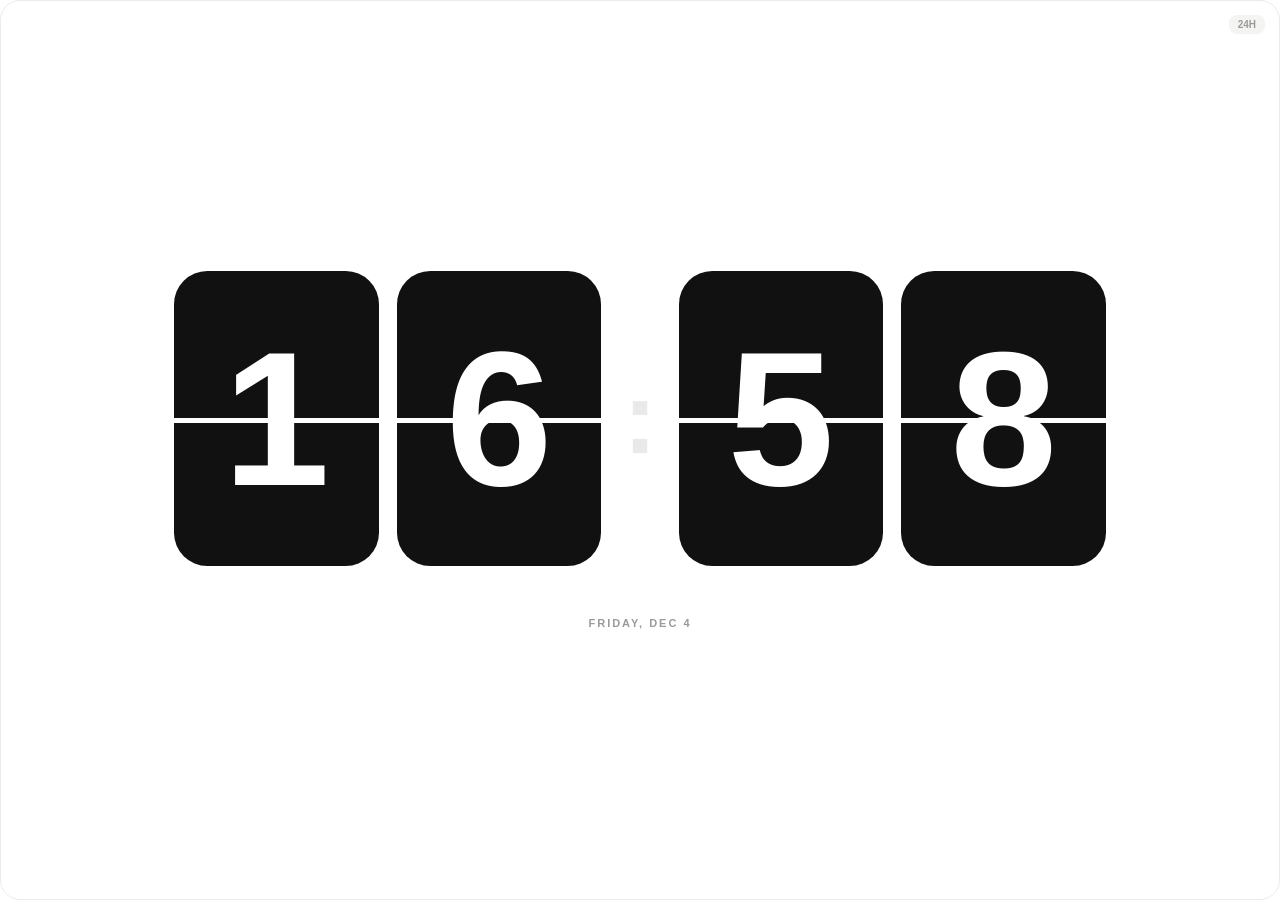
<file: clock.html>
<!doctype html><html lang="en"><head><meta charset="utf-8"><meta name="viewport" content="width=device-width,initial-scale=1"><title>Flip Clock</title><link rel="stylesheet" href="w.css"><style>
.pill{position:absolute;top:14px;right:14px}
.row{display:flex;align-items:center;gap:min(1.4vw,2.4vh)}
.d{position:relative;width:min(16vw,27vh);height:min(23vw,39vh);background:var(--ink);color:var(--bg);border-radius:min(2.6vw,4.4vh);display:flex;align-items:center;justify-content:center;font-size:min(15vw,25vh);font-weight:800}
.d:after{content:"";position:absolute;left:0;right:0;top:50%;height:max(1px,.5vmin);background:var(--bg)}
.c{color:var(--dot);font-weight:800;font-size:min(8vw,13vh);margin:0 .4vmin}
.day{margin-top:min(4vw,6vh);font-size:11px;font-weight:700;letter-spacing:.18em;color:var(--mute);text-transform:uppercase}
</style></head><body><div class="card"><button class="pill" id="hb" aria-label="Toggle 12 or 24 hour"></button><div class="mid"><div class="row"><div class="d" id="a"></div><div class="d" id="b"></div><div class="c">:</div><div class="d" id="c"></div><div class="d" id="e"></div></div><div class="day" id="day"></div></div></div>
<script src="w.js"></script><script>
var $=W.$,h24=W.get('h24',true);
function t(){var n=new Date(),h=n.getHours();if(!h24)h=h%12||12;var s=String(h).padStart(2,'0')+String(n.getMinutes()).padStart(2,'0');$('a').textContent=s[0];$('b').textContent=s[1];$('c').textContent=s[2];$('e').textContent=s[3];$('hb').textContent=h24?'24H':(n.getHours()<12?'AM':'PM');$('day').textContent=n.toLocaleDateString(W.q.get('lang')||'en-US',{weekday:'long',month:'short',day:'numeric'})}
$('hb').onclick=function(){h24=!h24;W.set('h24',h24);t()};t();setInterval(t,1000);
</script></body></html>
</file>
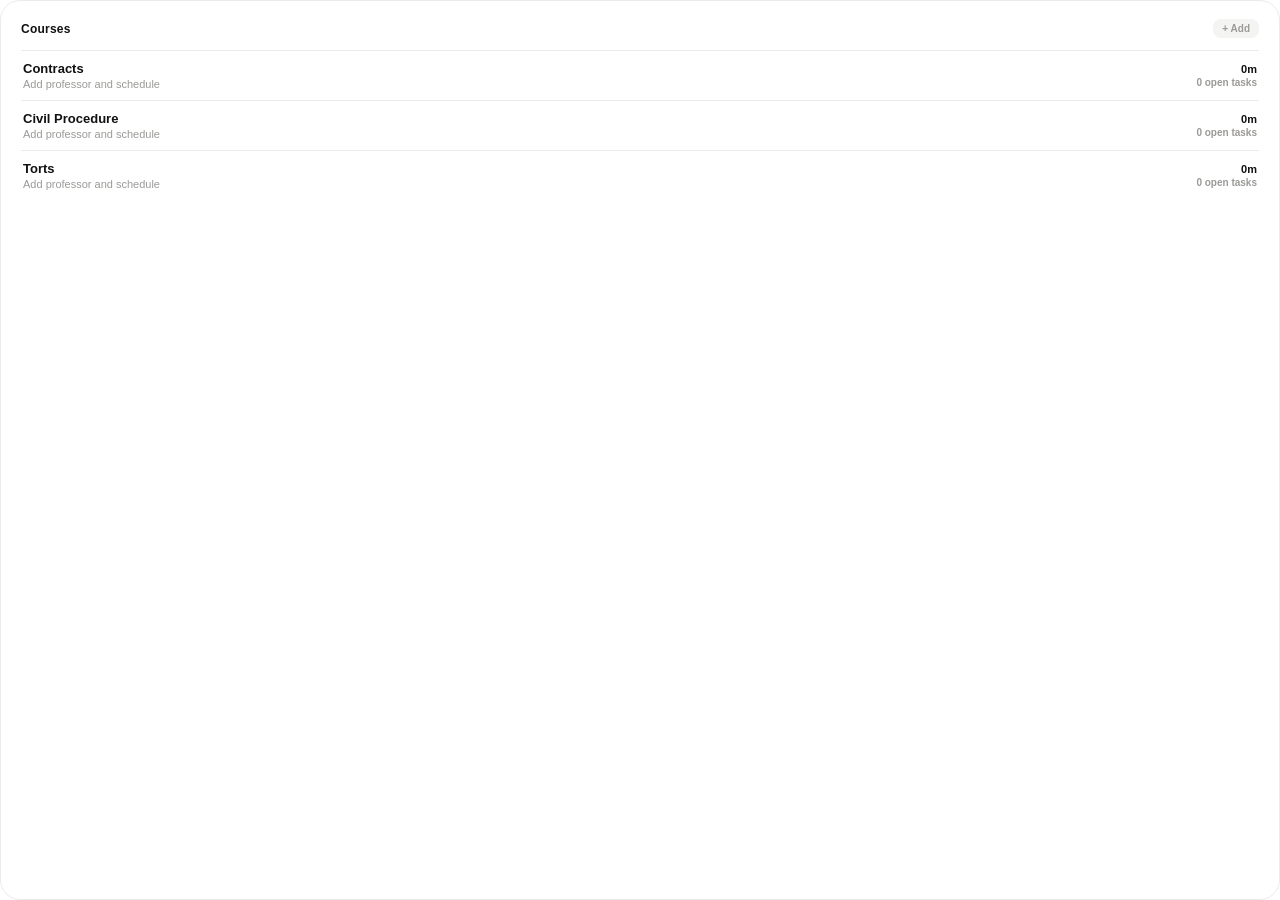
<file: courses.html>
<!doctype html><html lang="en"><head><meta charset="utf-8"><meta name="viewport" content="width=device-width,initial-scale=1"><title>Courses</title><link rel="stylesheet" href="w.css"><style>
.hd{padding-bottom:12px;border-bottom:1px solid var(--line)}
.list{flex:1;min-height:0;overflow:auto;display:flex;flex-direction:column}
.row{display:flex;align-items:center;gap:10px;width:100%;border:0;border-bottom:1px solid var(--line);background:transparent;color:inherit;font:inherit;text-align:left;padding:10px 2px;cursor:pointer}
.row:last-child{border-bottom:0}
.l{flex:1;min-width:0}
.cn{display:block;font-size:13px;font-weight:700;overflow:hidden;text-overflow:ellipsis;white-space:nowrap}
.cs{display:block;font-size:11px;color:var(--mute);font-weight:500;margin-top:2px;overflow:hidden;text-overflow:ellipsis;white-space:nowrap}
.st{flex:none;text-align:right;font-size:11px;font-weight:700}.st small{display:block;font-size:10px;color:var(--mute);font-weight:600;margin-top:2px}
</style></head><body><div class="card"><div class="hd"><span>Courses</span><button class="pill" id="addb">+ Add</button></div><div class="list" id="list"></div>
<div class="sheet" id="sheet"><div class="box"><h3 id="sh"></h3><label>Course<input id="fN" maxlength="40" placeholder="Contracts"></label><label>Professor<input id="fP" maxlength="40" placeholder="Prof. Kim"></label><label>Schedule<input id="fW" maxlength="40" placeholder="Mon / Wed 10:30 · Room 204"></label>
<div class="rowb"><button class="btn ghost sm" id="fDel">Delete</button><button class="btn sm" id="fOk">Save</button></div></div></div></div>
<script src="w.js"></script><script>
var $=W.$,C,cur=null;
function render(){C=W.courses();var T=W.get('tasks',[]),L=W.get('log',[]);
$('list').innerHTML=C.length?C.map(function(c){var n=T.filter(function(t){return t.c===c.id&&!t.done}).length,ms=L.reduce(function(s,x){return s+(x.c===c.id?x.ms:0)},0),sub=[c.p,c.w].filter(Boolean).join(' · ');
return '<button class="row" data-id="'+c.id+'"><span class="l"><span class="cn">'+W.esc(c.n)+'</span><span class="cs">'+(sub?W.esc(sub):'Add professor and schedule')+'</span></span><span class="st">'+W.hrs(ms)+'<small>'+n+' open task'+(n===1?'':'s')+'</small></span></button>'}).join(''):'<div class="empty">No courses yet. Press + Add.</div>'}
function open(c){cur=c;$('sh').textContent=c?'Edit course':'New course';$('fN').value=c?c.n:'';$('fP').value=c?c.p:'';$('fW').value=c?c.w:'';$('fDel').style.visibility=c?'visible':'hidden';$('sheet').classList.add('on');$('fN').focus()}
function close(){$('sheet').classList.remove('on')}
$('addb').onclick=function(){open(null)};
$('list').onclick=function(e){var r=e.target.closest('.row');if(!r)return;var id=r.getAttribute('data-id');open(C.filter(function(c){return c.id===id})[0])};
$('fOk').onclick=function(){var n=$('fN').value.trim();if(!n){$('fN').focus();return}if(cur){cur.n=n;cur.p=$('fP').value.trim();cur.w=$('fW').value.trim()}else C.push({id:W.uid(),n:n,p:$('fP').value.trim(),w:$('fW').value.trim()});W.set('courses',C);close();render()};
$('fDel').onclick=function(){if(!cur)return;var id=cur.id;C=C.filter(function(c){return c.id!==id});W.set('courses',C);close();render()};
$('sheet').onclick=function(e){if(e.target===this)close()};
document.addEventListener('keydown',function(e){if(e.isComposing||e.keyCode===229)return;if(e.key==='Escape')close();if(e.key==='Enter'&&$('sheet').classList.contains('on'))$('fOk').click()});
W.on(function(){if(!$('sheet').classList.contains('on'))render()});render();
</script></body></html>
</file>
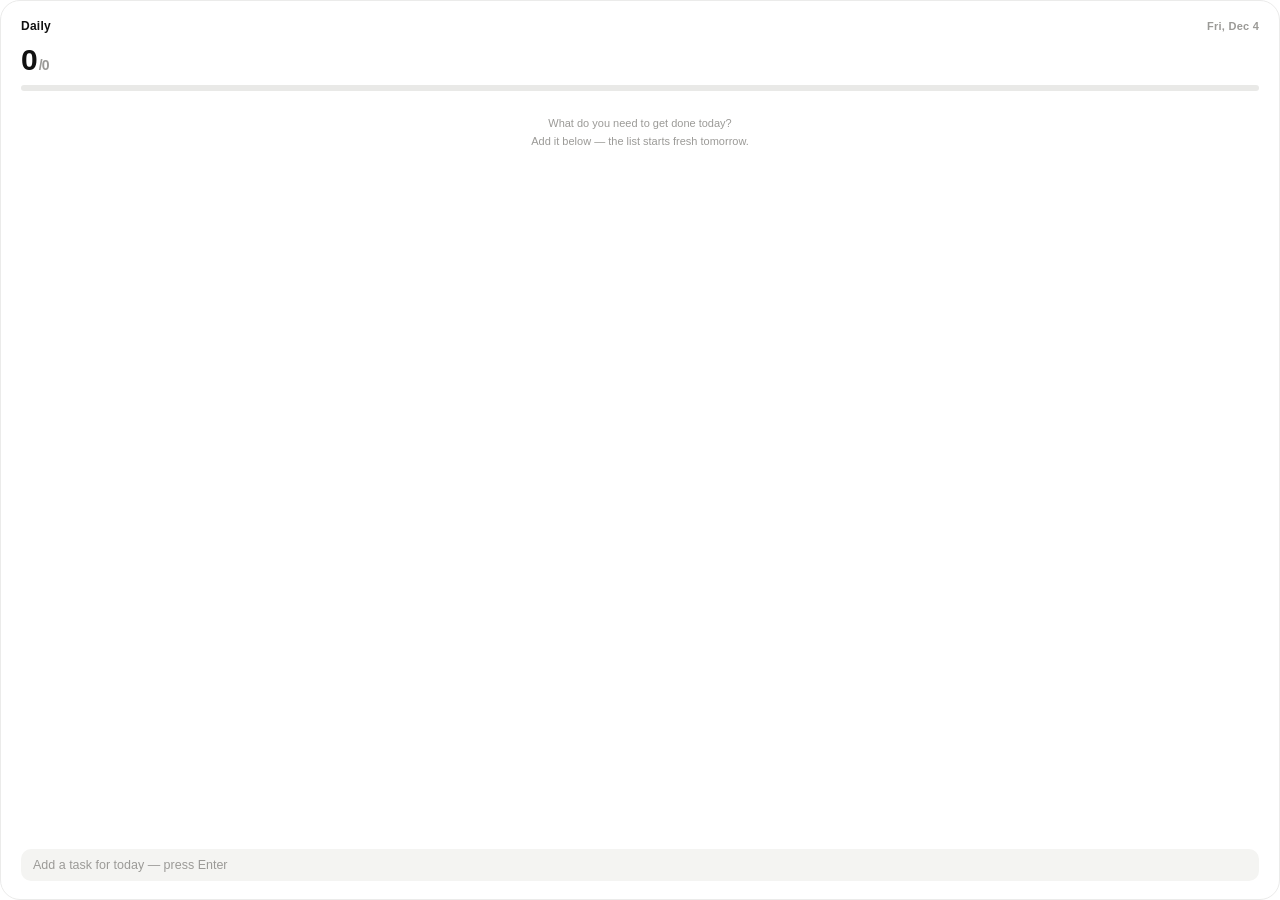
<file: daily.html>
<!doctype html><html lang="en" spellcheck="false"><head><meta charset="utf-8"><meta name="viewport" content="width=device-width,initial-scale=1"><title>Daily</title><link rel="stylesheet" href="w.css"><style>
.top{display:flex;align-items:flex-end;justify-content:space-between;gap:12px;margin-top:12px;flex:none}
.big{font-size:30px;line-height:1}.big small{font-size:14px;color:var(--mute);font-weight:700;margin-left:2px}
.pc{font-size:11px;font-weight:700;color:var(--mute)}
.bar{height:6px;border-radius:3px;background:var(--dot);overflow:hidden;margin:10px 0 6px;flex:none}.bar i{display:block;height:100%;background:var(--ink);border-radius:3px;transition:width .3s}
.ls{flex:1;min-height:0;overflow:auto;display:flex;flex-direction:column;margin:0 -6px;padding:0 6px}
.it{display:flex;align-items:center;gap:10px;padding:8px 4px;border-bottom:1px solid var(--line);position:relative}
.it.dg{opacity:.35}.it.da{box-shadow:0 -2px 0 var(--ink)}.it.db{box-shadow:0 2px 0 var(--ink)}
.ck{flex:none;width:20px;height:20px;border-radius:50%;border:1.6px solid var(--ink);background:transparent;cursor:pointer;padding:0;display:flex;align-items:center;justify-content:center}
.ck svg{width:12px;height:12px;opacity:0}.it.on .ck{background:var(--ink)}.it.on .ck svg{opacity:1}
.tt{flex:1;min-width:0;font-size:13px;font-weight:600;overflow:hidden;text-overflow:ellipsis;white-space:nowrap;cursor:grab}
.it.on .tt{color:var(--mute);text-decoration:line-through;text-decoration-thickness:1.5px}
.wk{display:flex;gap:3px;flex:none}.wk i{width:7px;height:7px;border-radius:50%;background:var(--dot)}.wk i.y{background:var(--ink)}.wk i.n{background:transparent;box-shadow:inset 0 0 0 1px var(--line)}
.st{flex:none;font-size:10px;font-weight:800;color:var(--mute);min-width:24px;text-align:right;font-variant-numeric:tabular-nums}
.mo{flex:none;border:0;background:transparent;color:var(--mute);font-size:14px;cursor:pointer;padding:0 2px;border-radius:5px;opacity:0;line-height:1}
.it:hover .mo,.mo:focus-visible{opacity:1}.mo:hover{color:var(--ink);background:var(--chip)}
.add{flex:none;margin-top:10px;width:100%;font-size:12.5px;font-weight:600;padding:9px 12px;border:0;border-radius:10px;background:var(--chip)}
.add:focus{outline:0;box-shadow:inset 0 0 0 1.5px var(--ink)}.add::placeholder{color:var(--mute);font-weight:500}
.done{font-size:11px;font-weight:800;text-align:center;padding:6px 0 0;color:var(--ink);flex:none}
.rest{font-size:10px;font-weight:800;letter-spacing:.1em;text-transform:uppercase;color:var(--mute);padding:12px 4px 4px}
.it.off .tt{color:var(--mute)}.it.off .ck{border-color:var(--line);cursor:default}
.dys{display:flex;gap:4px}.dys button{flex:1;border:1px solid var(--line);background:var(--bg);color:var(--mute);font:inherit;font-size:11px;font-weight:800;padding:6px 0;border-radius:8px;cursor:pointer}.dys button.on{background:var(--ink);border-color:var(--ink);color:var(--bg)}
.rp{font-size:10px;font-weight:700;color:var(--mute);display:flex;flex-direction:column;gap:3px}.lf{display:flex;justify-content:space-between;align-items:center;gap:8px;flex-wrap:wrap;font-size:11px;font-weight:700;color:var(--mute);background:var(--chip);border-radius:10px;padding:7px 8px 7px 12px;margin:4px 0 6px}.lf span:last-child{display:flex;gap:4px}.lf .pill{background:var(--bg)}#eM button{font-size:11.5px;padding:7px 0}.btn.del{background:transparent;color:var(--mute);padding-left:4px;padding-right:4px}.btn.del:hover{color:var(--ink)}
@media (max-width:420px){.wk{display:none}}
</style></head><body><div class="card" id="card">
<div class="hd"><span>Daily</span><span class="sub" id="dt"></span></div>
<div class="top"><div class="big num" id="cnt"></div><div class="pc" id="pc"></div></div>
<div class="bar"><i id="pb"></i></div>
<div class="ls" id="ls"></div>
<input class="add" id="add" placeholder="Add a task for today — press Enter" maxlength="80" aria-label="Add a task for today">
<div class="sheet" id="sheet"><div class="box"><h3>Edit task</h3><label>Task<input id="eT" maxlength="80"></label>
<div class="rp"><span>Show</span><div class="dys" id="eM"><button type="button" data-m="o">Today only</button><button type="button" data-m="r">Repeat</button></div></div><div class="rp" id="eR"><span>Repeat on</span><div class="dys" id="eD"></div></div>
<div class="rowb"><button class="btn del sm" id="eX">Delete</button><span style="display:flex;gap:6px"><button class="btn ghost sm" id="eC">Cancel</button><button class="btn sm" id="eOk">Save</button></span></div></div></div>
</div>
<script src="w.js"></script><script>
var $=W.$,K='daily',S,cur=null,today=W.iso(new Date()),DN=['S','M','T','W','T','F','S'];
var TICK='<svg viewBox="0 0 12 12" aria-hidden="true"><path d="M2.5 6.3 5 8.6 9.6 3.6" fill="none" stroke="var(--bg)" stroke-width="1.9" stroke-linecap="round" stroke-linejoin="round"/></svg>';
function load(){S=W.get(K,null)||{items:[],log:{}};S.items=S.items||[];S.log=S.log||{}}
function save(){var ks=Object.keys(S.log).sort();while(ks.length>120)delete S.log[ks.shift()];W.set(K,S)}
function dOf(k){return W.day(k).getDay()}
function due(it,k){if(it.once)return it.once===k;return !it.days||!it.days.length||it.days.indexOf(dOf(k))>=0}
function isDone(id,k){return (S.log[k]||[]).indexOf(id)>=0}
function back(n){var d=new Date();d.setDate(d.getDate()-n);return W.iso(d)}
function streak(it){var n=0,i=isDone(it.id,today)?0:1;for(;i<400;i++){var k=back(i);if(!due(it,k))continue;if(isDone(it.id,k))n++;else break}return n}
function row(it,off){var on=!off&&isDone(it.id,today),w='';if(!it.once)for(var i=6;i>=0;i--){var k=back(i);w+='<i class="'+(!due(it,k)?'n':isDone(it.id,k)?'y':'')+'" title="'+k+'"></i>'}var s=it.once?0:streak(it);
return '<div class="it'+(on?' on':'')+(off?' off':'')+'" data-id="'+it.id+'"'+(off?'':' draggable="true"')+'><button class="ck" aria-label="'+(on?'Uncheck ':'Check ')+W.esc(it.t)+'"'+(off?' disabled':'')+'>'+TICK+'</button><span class="tt">'+W.esc(it.t)+'</span>'+(w?'<span class="wk" aria-hidden="true">'+w+'</span>':'')+'<span class="st" title="Streak">'+(s>1?s+'d':'')+'</span><button class="mo" aria-label="Edit '+W.esc(it.t)+'">⋯</button></div>'}
function render(){load();var d=new Date();$('dt').textContent=d.toLocaleDateString(W.lang,{weekday:'short',month:'short',day:'numeric'});
var lim=back(7),ch=false;S.items=S.items.filter(function(x){if(x.once&&x.once<today&&(isDone(x.id,x.once)||x.once<lim)){ch=true;return false}return true});if(ch)save();
var O=S.items.filter(function(x){return x.once===today}),R=S.items.filter(function(x){return !x.once&&due(x,today)}),A=O.concat(R),B=S.items.filter(function(x){return !x.once&&!due(x,today)}),LF=S.items.filter(function(x){return x.once&&x.once<today}),n=A.filter(function(x){return isDone(x.id,today)}).length,p=A.length?Math.round(n/A.length*100):0;
$('cnt').innerHTML=n+'<small>/'+A.length+'</small>';$('pc').textContent=A.length?(n===A.length?'All done ✓':p+'%'):'';$('pb').style.width=p+'%';
$('ls').innerHTML=(LF.length?'<div class="lf"><span>'+LF.length+' unfinished from '+(LF.every(function(x){return x.once===back(1)})?'yesterday':'earlier')+'</span><span><button class="pill" id="lfM">Move to today</button><button class="pill" id="lfX">Clear</button></span></div>':'')+(A.length||B.length?'':'<div class="empty">What do you need to get done today?<br>Add it below — the list starts fresh tomorrow.</div>')+O.map(function(x){return row(x)}).join('')+(R.length?(O.length?'<div class="rest">Every day</div>':'')+R.map(function(x){return row(x)}).join(''):'')+(B.length?'<div class="rest">Not today</div>'+B.map(function(x){return row(x,1)}).join(''):'')}
$('ls').addEventListener('click',function(e){var r=e.target.closest('.it');if(!r)return;var id=r.getAttribute('data-id');
if(e.target.closest('.mo')){open(id);return}if(e.target.closest('.ck')&&!r.classList.contains('off')){var L=(S.log[today]||[]).slice(),i=L.indexOf(id);if(i>=0)L.splice(i,1);else L.push(id);if(L.length)S.log[today]=L;else delete S.log[today];save();render()}});
$('ls').addEventListener('click',function(e){var id=e.target.id;if(id!=='lfM'&&id!=='lfX')return;load();var L=S.items.filter(function(x){return x.once&&x.once<today});if(id==='lfM')L.forEach(function(x){x.once=today});else S.items=S.items.filter(function(x){return L.indexOf(x)<0});save();render()});
$('ls').addEventListener('dblclick',function(e){var r=e.target.closest('.it');if(r&&e.target.closest('.tt'))open(r.getAttribute('data-id'))});
$('add').addEventListener('keydown',function(e){if(e.key!=='Enter'||e.isComposing||e.keyCode===229)return;var v=this.value.trim();if(!v)return;load();S.items.push({id:W.uid(),t:v,days:null,once:today});save();this.value='';render()});
var eDays=[];function dys(){$('eD').innerHTML=DN.map(function(n,i){var on=!eDays.length||eDays.indexOf(i)>=0;return '<button type="button" data-d="'+i+'" class="'+(on?'on':'')+'" aria-pressed="'+on+'">'+n+'</button>'}).join('')}
var eRep=false;function mode(){[].forEach.call($('eM').children,function(b){var on=(b.getAttribute('data-m')==='r')===eRep;b.classList.toggle('on',on);b.setAttribute('aria-pressed',on)});$('eR').style.display=eRep?'':'none'}
$('eM').onclick=function(e){var b=e.target.closest('button');if(!b)return;eRep=b.getAttribute('data-m')==='r';mode()};
function open(id){cur=S.items.filter(function(x){return x.id===id})[0];if(!cur)return;$('eT').value=cur.t;eDays=(cur.days||[]).slice();eRep=!cur.once;mode();dys();$('eX').textContent='Delete';$('eX').removeAttribute('data-ok');$('sheet').classList.add('on');$('eT').focus()}
$('eD').onclick=function(e){var b=e.target.closest('button');if(!b)return;var d=+b.getAttribute('data-d'),all=[0,1,2,3,4,5,6],cu=eDays.length?eDays.slice():all.slice(),i=cu.indexOf(d);if(i>=0)cu.splice(i,1);else cu.push(d);if(!cu.length)return;cu.sort();eDays=cu.length===7?[]:cu;dys()};
function close(){$('sheet').classList.remove('on');cur=null}
$('eC').onclick=close;$('sheet').onclick=function(e){if(e.target===this)close()};
$('eOk').onclick=function(){if(!cur)return;var v=$('eT').value.trim();if(!v){$('eT').focus();return}load();var it=S.items.filter(function(x){return x.id===cur.id})[0];if(it){it.t=v;if(eRep){delete it.once;it.days=eDays.length?eDays.slice():null}else{it.once=it.once&&it.once>=today?it.once:today;it.days=null}save()}close();render()};
$('eT').addEventListener('keydown',function(e){if(e.key==='Enter'&&!e.isComposing&&e.keyCode!==229)$('eOk').click()});
$('eX').onclick=function(){if(!cur)return;if(!this.getAttribute('data-ok')){this.setAttribute('data-ok','1');this.textContent='Sure?';return}load();var id=cur.id;S.items=S.items.filter(function(x){return x.id!==id});Object.keys(S.log).forEach(function(k){S.log[k]=S.log[k].filter(function(x){return x!==id});if(!S.log[k].length)delete S.log[k]});save();close();render()};
document.addEventListener('keydown',function(e){if(e.key==='Escape')close()});
var dg=null;function clr(){[].forEach.call($('ls').querySelectorAll('.da,.db,.dg'),function(x){x.classList.remove('da','db','dg')})}
$('ls').addEventListener('dragstart',function(e){var r=e.target.closest&&e.target.closest('.it[draggable]');if(!r)return;dg=r.getAttribute('data-id');r.classList.add('dg');e.dataTransfer.effectAllowed='move';e.dataTransfer.setData('text/plain','daily')});
$('ls').addEventListener('dragover',function(e){if(!dg)return;var r=e.target.closest&&e.target.closest('.it');if(!r)return;e.preventDefault();[].forEach.call($('ls').querySelectorAll('.da,.db'),function(x){x.classList.remove('da','db')});var b=r.getBoundingClientRect();r.classList.add(e.clientY<b.top+b.height/2?'da':'db')});
$('ls').addEventListener('drop',function(e){if(!dg)return;e.preventDefault();var r=e.target.closest&&e.target.closest('.it'),id=dg;dg=null;if(!r){clr();return}var bf=r.classList.contains('da'),tid=r.getAttribute('data-id');clr();if(tid===id)return;load();var it=S.items.filter(function(x){return x.id===id})[0];S.items=S.items.filter(function(x){return x.id!==id});var j=S.items.map(function(x){return x.id}).indexOf(tid);S.items.splice(bf?j:j+1,0,it);save();render()});
$('ls').addEventListener('dragend',function(){dg=null;clr()});
function tick(){var t=W.iso(new Date());if(t!==today){today=t;render()}}setInterval(tick,30000);document.addEventListener('visibilitychange',function(){if(!document.hidden)tick()});
W.on(function(k){if(k===K&&!$('sheet').classList.contains('on'))render()});
render();
</script></body></html>
</file>
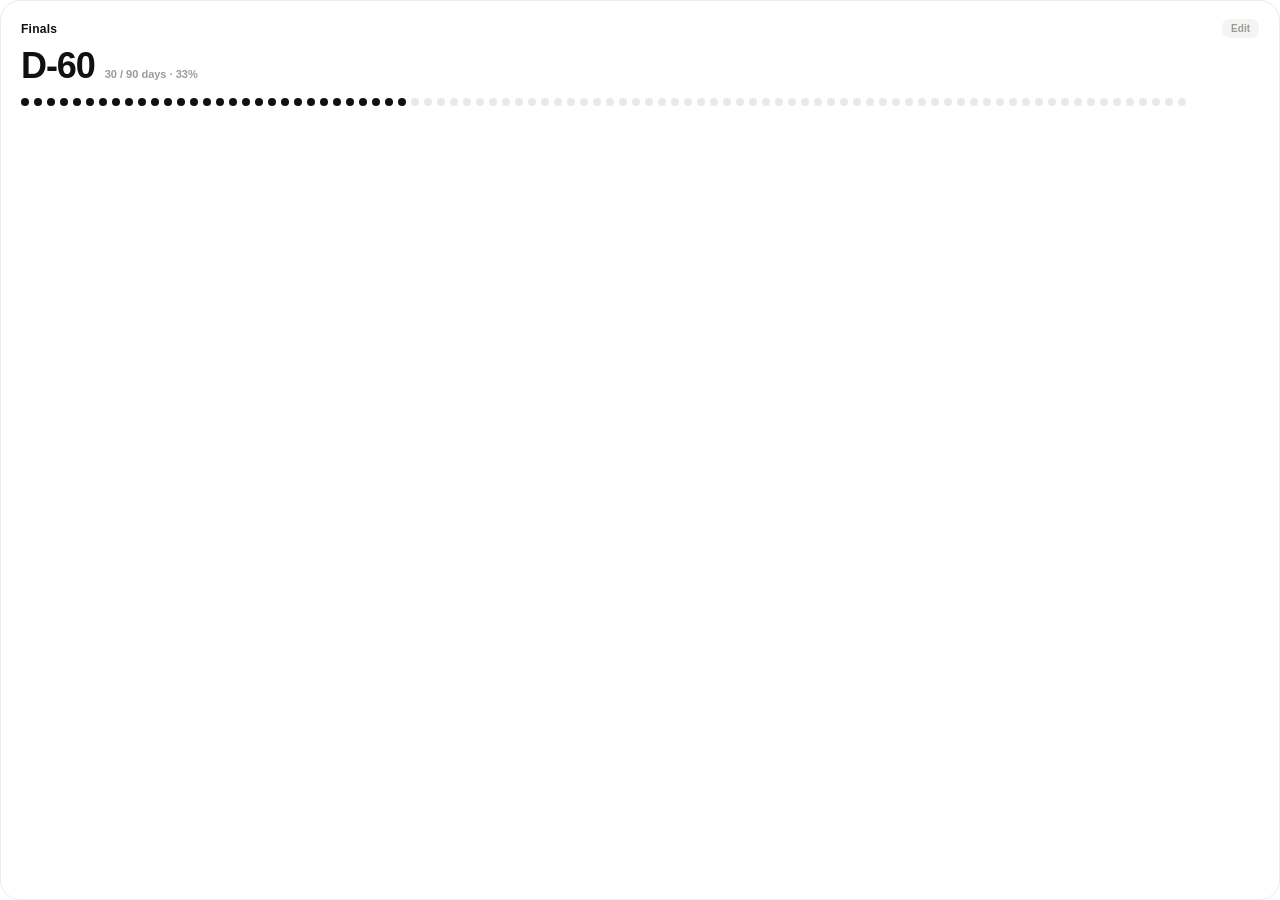
<file: dday.html>
<!doctype html><html lang="en"><head><meta charset="utf-8"><meta name="viewport" content="width=device-width,initial-scale=1"><title>Day Counter</title><link rel="stylesheet" href="w.css"><style>
.big{display:flex;flex-wrap:wrap;align-items:baseline;gap:4px 10px;margin:10px 0 14px;flex:none}
.big b{font-size:36px;line-height:1;white-space:nowrap}
.dots{flex:1;min-height:0;display:flex;flex-wrap:wrap;gap:5px;align-content:flex-start;overflow:hidden}
.dots i{width:8px;height:8px;border-radius:50%;background:var(--dot)}.dots i.f{background:var(--ink)}
.ed{display:none;gap:8px;flex-direction:column;flex:1;justify-content:center}
.ed label{display:flex;align-items:center;gap:8px;font-size:11px;font-weight:600;color:var(--mute)}
.ed label span{width:38px}.ed input{flex:1}
.editing .ed{display:flex}.editing .big,.editing .dots{display:none}
</style></head><body><div class="card" id="card"><div class="hd"><span id="nm"></span><button class="pill" id="eb">Edit</button></div>
<div class="big"><b class="num" id="dd"></b><span class="sub" id="ds"></span></div><div class="dots" id="dots"></div>
<div class="ed"><label><span>Name</span><input id="n" maxlength="24"></label><label><span>Start</span><input type="date" id="s1"></label><label><span>Goal</span><input type="date" id="s2"></label></div></div>
<script src="w.js"></script><script>
var $=W.$;function iso(d){return d.getFullYear()+'-'+String(d.getMonth()+1).padStart(2,'0')+'-'+String(d.getDate()).padStart(2,'0')}
var now=new Date(),cfg=W.get('dday',{n:'Finals',s:iso(new Date(now.getFullYear(),now.getMonth(),now.getDate()-30)),e:iso(new Date(now.getFullYear(),now.getMonth(),now.getDate()+60))});
function dy(s){var p=s.split('-');return new Date(+p[0],p[1]-1,+p[2])}
function r(){var s=dy(cfg.s),e=dy(cfg.e),n=new Date();n=new Date(n.getFullYear(),n.getMonth(),n.getDate());var tot=Math.max(1,Math.round((e-s)/864e5)),done=Math.min(tot,Math.max(0,Math.round((n-s)/864e5))),left=Math.round((e-n)/864e5);
$('nm').textContent=cfg.n||'D-day';$('dd').textContent=left>0?'D-'+left:(left===0?'D-DAY':'D+'+(-left));$('ds').textContent=done+' / '+tot+' days · '+Math.round(done/tot*100)+'%';
var k=Math.min(tot,730),h='';for(var i=0;i<k;i++)h+='<i'+(i<Math.round(done/tot*k)?' class="f"':'')+'></i>';$('dots').innerHTML=h;$('n').value=cfg.n||'';$('s1').value=cfg.s;$('s2').value=cfg.e}
$('eb').onclick=function(){var c=$('card'),on=c.classList.toggle('editing');this.textContent=on?'Done':'Edit';if(!on&&$('s1').value&&$('s2').value&&$('s2').value>$('s1').value){cfg={n:$('n').value.trim(),s:$('s1').value,e:$('s2').value};W.set('dday',cfg)}r()};r();
</script></body></html>
</file>
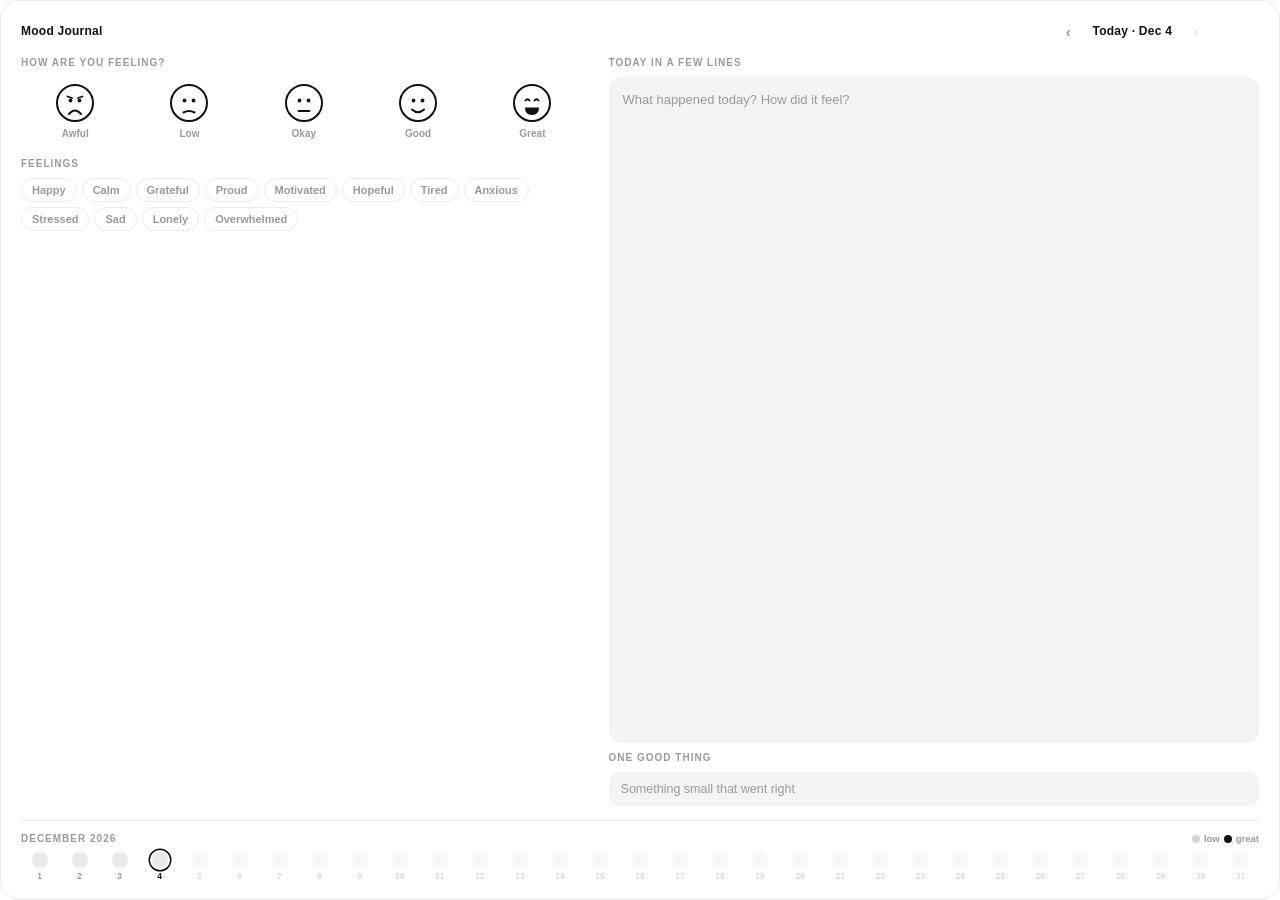
<file: journal.html>
<!doctype html><html lang="en" spellcheck="false"><head><meta charset="utf-8"><meta name="viewport" content="width=device-width,initial-scale=1"><title>Mood Journal</title><link rel="stylesheet" href="w.css"><style>
.nav{display:flex;align-items:center;gap:4px}
.nav button.ar{border:0;background:transparent;color:var(--mute);font:inherit;font-size:15px;font-weight:700;cursor:pointer;width:24px;height:24px;border-radius:7px;line-height:1}
.nav button.ar:hover{background:var(--chip);color:var(--ink)}.nav button.ar:disabled{opacity:.25;cursor:default;background:transparent}
.dt{font-size:12px;font-weight:800;min-width:96px;text-align:center}
.wrap{flex:1;min-height:0;overflow:auto;display:grid;grid-template-columns:minmax(0,1fr) minmax(0,1.15fr);gap:22px;margin-top:14px}
.sec{display:flex;flex-direction:column;gap:9px;min-width:0}
.lbl{font-size:10px;font-weight:800;letter-spacing:.1em;text-transform:uppercase;color:var(--mute)}
.faces{display:flex;justify-content:space-between;gap:6px}
.fc{flex:1;border:0;background:transparent;color:var(--ink);font:inherit;cursor:pointer;display:flex;flex-direction:column;align-items:center;gap:5px;padding:6px 0 4px;border-radius:12px}
.fc svg{width:40px;height:40px;display:block}
.fc span{font-size:10px;font-weight:700;color:var(--mute)}
.fc:hover{background:var(--chip)}
.fc.on span{color:var(--ink);font-weight:800}
.fc .bg{fill:var(--bg);stroke:var(--ink)}.fc .ft{stroke:var(--ink);fill:none}.fc .fl{fill:var(--ink)}
.fc.on .bg{fill:var(--ink)}.fc.on .ft{stroke:var(--bg)}.fc.on .fl{fill:var(--bg)}
.chips{display:flex;flex-wrap:wrap;gap:5px}
.ch{border:1px solid var(--line);background:var(--bg);color:var(--mute);font:inherit;font-size:11px;font-weight:700;padding:5px 10px;border-radius:999px;cursor:pointer}
.ch:hover{color:var(--ink);border-color:var(--ink)}
.ch.on{background:var(--ink);border-color:var(--ink);color:var(--bg)}
.ta{width:100%;flex:1;min-height:120px;resize:none;font-family:inherit;font-size:13px;line-height:1.65;color:var(--ink);background:var(--chip);border:0;border-radius:12px;padding:12px 14px}
.ta:focus,.gd:focus{outline:0;background:var(--chip);box-shadow:inset 0 0 0 1.5px var(--ink)}
.gd{width:100%;font-size:12.5px;font-weight:600;color:var(--ink);background:var(--chip);border:0;border-radius:10px;padding:10px 12px}
.ta::placeholder,.gd::placeholder{color:var(--mute);font-weight:500}
.mo{border-top:1px solid var(--line);margin-top:14px;padding-top:12px;flex:none}
.mh{display:flex;justify-content:space-between;align-items:center;margin-bottom:8px}
.cal{display:grid;grid-template-columns:repeat(31,minmax(0,1fr));gap:3px}
.cd{border:0;background:transparent;padding:0;cursor:pointer;display:flex;flex-direction:column;align-items:center;gap:3px;font:inherit}
.cd i{display:block;width:100%;max-width:16px;aspect-ratio:1;border-radius:50%;background:var(--dot)}
.cd i.m1{background:var(--ink);opacity:.18}.cd i.m2{background:var(--ink);opacity:.36}.cd i.m3{background:var(--ink);opacity:.55}.cd i.m4{background:var(--ink);opacity:.78}.cd i.m5{background:var(--ink)}
.cd small{font-size:8.5px;font-weight:700;color:var(--mute);font-variant-numeric:tabular-nums}
.cd.sel small{color:var(--ink);font-weight:900}.cd.sel i{box-shadow:0 0 0 2px var(--bg),0 0 0 3.5px var(--ink)}
.cd.fu{cursor:default;opacity:.35}
.lg{display:flex;align-items:center;gap:4px;font-size:9.5px;font-weight:700;color:var(--mute)}.lg i{width:8px;height:8px;border-radius:50%;background:var(--ink);display:inline-block}
.sv{font-size:10px;color:var(--mute);font-weight:600;transition:opacity .3s}
.clr{border:0;background:transparent;color:var(--mute);font:inherit;font-size:10px;font-weight:600;cursor:pointer;padding:0}.clr:hover{color:var(--ink)}
@media (max-width:640px){.wrap{grid-template-columns:1fr;gap:16px;align-content:start}.ta{min-height:140px;flex:none}.cal{grid-template-columns:repeat(16,minmax(0,1fr));row-gap:6px}.fc svg{width:34px;height:34px}}
</style></head><body><div class="card" id="card">
<div class="hd"><span>Mood Journal</span><span class="nav"><button class="ar" id="pv" aria-label="Previous day">‹</button><span class="dt" id="dt"></span><button class="ar" id="nx" aria-label="Next day">›</button><button class="pill" id="td">Today</button></span></div>
<div class="wrap">
<div class="sec"><div class="lbl">How are you feeling?</div><div class="faces" id="faces"></div>
<div class="lbl" style="margin-top:6px">Feelings</div><div class="chips" id="chips"></div></div>
<div class="sec"><div class="mh" style="margin:0"><span class="lbl">Today in a few lines</span><span class="sv" id="sv"></span></div>
<textarea class="ta" id="ta" placeholder="What happened today? How did it feel?"></textarea>
<div class="lbl">One good thing</div><input class="gd" id="gd" placeholder="Something small that went right" maxlength="160"></div>
</div>
<div class="mo"><div class="mh"><span class="lbl" id="mt"></span><span class="lg" id="lg"></span></div><div class="cal" id="cal"></div></div>
</div>
<script src="w.js"></script><script>
var $=W.$,K='mood',D=W.get(K,{}),cur=W.iso(new Date()),tm=null;
var MO=[['Awful','M14 31 Q20 24 26 31'],['Low','M14.5 29.5 Q20 26.5 25.5 29.5'],['Okay','M14.5 28 L25.5 28'],['Good','M14 26.5 Q20 32 26 26.5'],['Great','']];
var FE=['Happy','Calm','Grateful','Proud','Motivated','Hopeful','Tired','Anxious','Stressed','Sad','Lonely','Overwhelmed'];
function face(i){var m=MO[i][1],eyes=i===4?'<path class="ft" d="M13.5 17.5 Q15.5 15 17.5 17.5 M22.5 17.5 Q24.5 15 26.5 17.5" stroke-width="2" stroke-linecap="round"/>':'<circle class="fl" cx="15.5" cy="17.5" r="1.9"/><circle class="fl" cx="24.5" cy="17.5" r="1.9"/>',mouth=i===4?'<path class="fl" d="M13 24.5 L27 24.5 Q27 32 20 32 Q13 32 13 24.5 Z"/>':'<path class="ft" d="'+m+'" stroke-width="2" stroke-linecap="round"/>',brow=i===0?'<path class="ft" d="M12.5 13.5 L17 15 M27.5 13.5 L23 15" stroke-width="1.8" stroke-linecap="round"/>':'';
return '<svg viewBox="0 0 40 40" aria-hidden="true"><circle class="bg" cx="20" cy="20" r="18" stroke-width="2"/>'+brow+eyes+mouth+'</svg>'}
function E(){return D[cur]||{}}
function put(o){var has=o.m||(o.f&&o.f.length)||(o.t&&o.t.trim())||(o.g&&o.g.trim());if(has)D[cur]=o;else delete D[cur];W.set(K,D);flash()}
function flash(){var s=$('sv');s.textContent='Saved';s.style.opacity=1;clearTimeout(s._t);s._t=setTimeout(function(){s.style.opacity=0},1200)}
function today(){return W.iso(new Date())}
function render(){var e=E(),d=W.day(cur),t=today();
$('dt').textContent=cur===t?'Today · '+d.toLocaleDateString(W.lang,{month:'short',day:'numeric'}):d.toLocaleDateString(W.lang,{weekday:'short',month:'short',day:'numeric'});
$('nx').disabled=cur>=t;$('td').style.visibility=cur===t?'hidden':'visible';
$('faces').innerHTML=MO.map(function(m,i){return '<button class="fc'+(e.m===i+1?' on':'')+'" data-m="'+(i+1)+'" aria-pressed="'+(e.m===i+1)+'">'+face(i)+'<span>'+m[0]+'</span></button>'}).join('');
var f=e.f||[];$('chips').innerHTML=FE.map(function(x){return '<button class="ch'+(f.indexOf(x)>=0?' on':'')+'" data-f="'+x+'" aria-pressed="'+(f.indexOf(x)>=0)+'">'+x+'</button>'}).join('');
if(document.activeElement!==$('ta'))$('ta').value=e.t||'';if(document.activeElement!==$('gd'))$('gd').value=e.g||'';
cal()}
function cal(){var d=W.day(cur),y=d.getFullYear(),m=d.getMonth(),n=new Date(y,m+1,0).getDate(),t=today(),h='',cnt=0,sum=0;
for(var i=1;i<=n;i++){var k=W.iso(new Date(y,m,i)),e=D[k],fu=k>t;if(e&&e.m){cnt++;sum+=e.m}h+='<button class="cd'+(k===cur?' sel':'')+(fu?' fu':'')+'" data-d="'+k+'"'+(fu?' disabled':'')+' aria-label="'+k+(e&&e.m?' '+MO[e.m-1][0]:'')+'"><i class="'+(e&&e.m?'m'+e.m:'')+'"></i><small>'+i+'</small></button>'}
$('cal').innerHTML=h;var st=0,c=new Date();if(!(D[W.iso(c)]))c.setDate(c.getDate()-1);while(D[W.iso(c)]){st++;c.setDate(c.getDate()-1)}
$('mt').textContent=d.toLocaleDateString(W.lang,{month:'long',year:'numeric'})+(cnt?' · '+cnt+(cnt>1?' days':' day')+' logged':'');
$('lg').innerHTML=(st>1?st+'-day streak · ':'')+(cnt?'avg '+MO[Math.round(sum/cnt)-1][0]:'<i style="opacity:.18"></i> low <i></i> great')}
function go(k){cur=k;render()}
$('faces').onclick=function(e){var b=e.target.closest('.fc');if(!b)return;var o=Object.assign({},E()),v=+b.getAttribute('data-m');o.m=o.m===v?0:v;put(o);render()};
$('chips').onclick=function(e){var b=e.target.closest('.ch');if(!b)return;var o=Object.assign({},E()),f=(o.f||[]).slice(),x=b.getAttribute('data-f'),i=f.indexOf(x);if(i>=0)f.splice(i,1);else f.push(x);o.f=f;put(o);render()};
function typed(){var key=cur,v1=$('ta').value,v2=$('gd').value;clearTimeout(tm);tm=setTimeout(function(){if(key!==cur)return;var o=Object.assign({},E());o.t=v1;o.g=v2;put(o);cal()},400)}
$('ta').oninput=typed;$('gd').oninput=typed;
function flush(){if(!tm)return;clearTimeout(tm);tm=null;var o=Object.assign({},E());o.t=$('ta').value;o.g=$('gd').value;put(o)}
$('pv').onclick=function(){flush();var d=W.day(cur);d.setDate(d.getDate()-1);go(W.iso(d))};
$('nx').onclick=function(){flush();var d=W.day(cur);d.setDate(d.getDate()+1);var k=W.iso(d);if(k<=today())go(k)};
$('td').onclick=function(){flush();go(today())};
$('cal').onclick=function(e){var b=e.target.closest('.cd');if(b&&!b.disabled){flush();go(b.getAttribute('data-d'))}};
window.addEventListener('pagehide',flush);
W.on(function(k){if(k===K){D=W.get(K,{});render()}});
render();
</script></body></html>
</file>
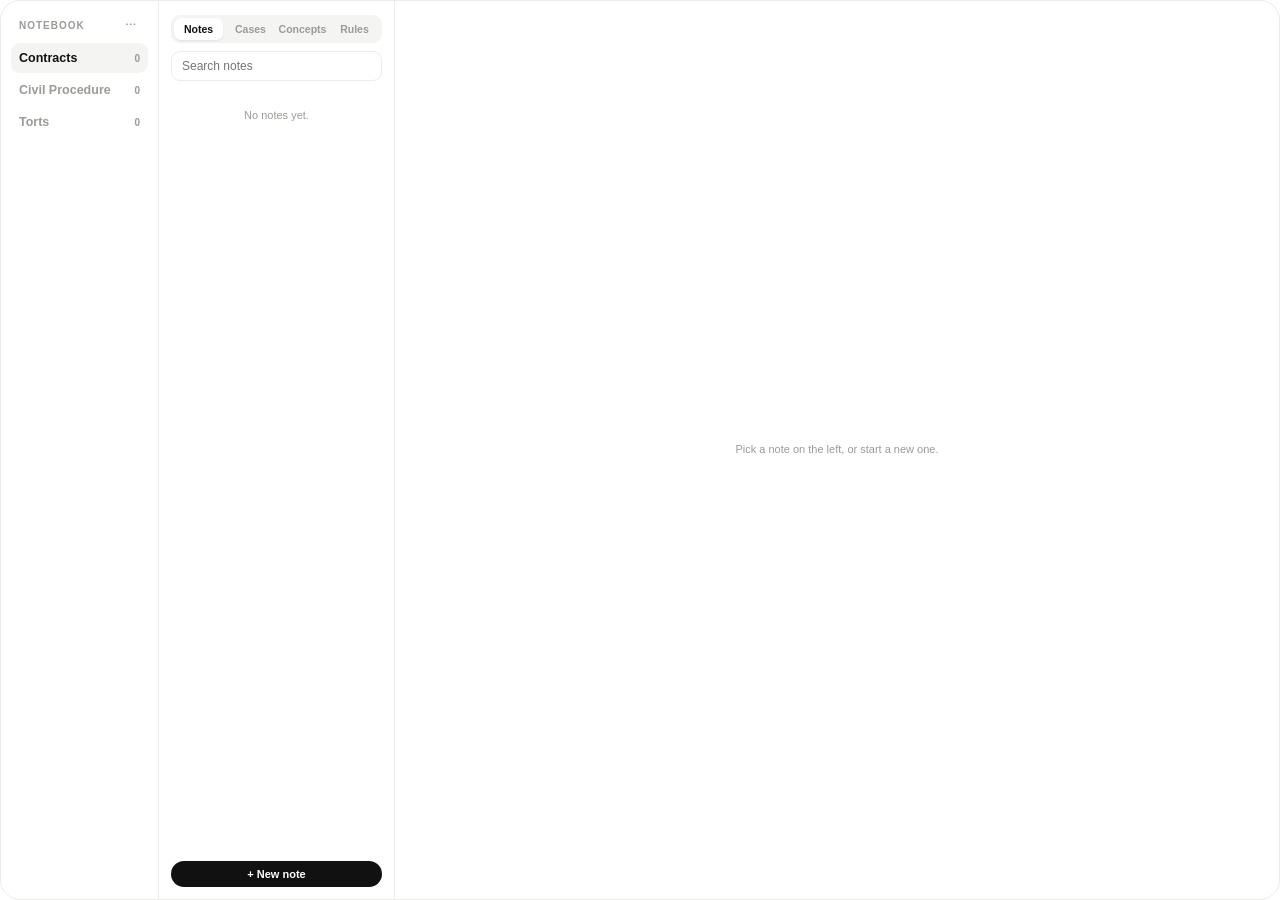
<file: notes.html>
<!doctype html><html lang="en" spellcheck="false"><head><meta charset="utf-8"><meta name="viewport" content="width=device-width,initial-scale=1"><title>Notes</title><link rel="stylesheet" href="w.css"><style>
.card{padding:0;flex-direction:row}
.rail{width:158px;flex:none;border-right:1px solid var(--line);padding:16px 10px;display:flex;flex-direction:column;gap:2px;overflow:auto}
.lb{font-size:10px;font-weight:800;letter-spacing:.1em;text-transform:uppercase;color:var(--mute);padding:0 8px 8px;display:flex;justify-content:space-between;align-items:center}
.cr{display:flex;justify-content:space-between;align-items:center;gap:6px;border:0;background:transparent;color:var(--mute);font:inherit;font-size:12.5px;font-weight:600;text-align:left;padding:8px;border-radius:9px;cursor:pointer;flex:none}
.cr.on{background:var(--chip);color:var(--ink);font-weight:800}
.cr .cn{overflow:hidden;text-overflow:ellipsis;white-space:nowrap}
.cr small{font-size:10px;font-weight:700;color:var(--mute)}
.mid{width:236px;flex:none;border-right:1px solid var(--line);display:flex;flex-direction:column;min-height:0;align-items:stretch;justify-content:flex-start}
.mh{padding:14px 12px 8px;display:flex;flex-direction:column;gap:8px;flex:none}
.seg{display:flex;gap:3px;background:var(--chip);border-radius:9px;padding:3px}
.seg button{flex:1;border:0;background:transparent;color:var(--mute);font:inherit;font-size:10.5px;font-weight:700;padding:5px 0;border-radius:7px;cursor:pointer;white-space:nowrap}
.seg button.on{background:var(--bg);color:var(--ink);box-shadow:0 1px 2px rgba(0,0,0,.08)}
.q{width:100%;font-size:12px;padding:7px 10px;border-radius:9px}
.nl{flex:1;min-height:0;overflow:auto;padding:0 8px 10px;display:flex;flex-direction:column;gap:2px}
.ni{border:0;background:transparent;color:inherit;font:inherit;text-align:left;padding:9px 10px;border-radius:10px;cursor:pointer;flex:none;width:100%;overflow:hidden}
.ni.on{background:var(--chip)}
.ni .t{display:block;font-size:12.5px;font-weight:700;overflow:hidden;text-overflow:ellipsis;white-space:nowrap}
.ni small{display:block;font-size:10.5px;color:var(--mute);font-weight:500;margin-top:2px;overflow:hidden;text-overflow:ellipsis;white-space:nowrap}
.new{margin:0 12px 12px;flex:none}
.ed{flex:1;min-width:0;display:flex;flex-direction:column;min-height:0}
.eh{padding:16px 22px 10px;flex:none}
.bc{font-size:10.5px;font-weight:700;color:var(--mute);display:flex;align-items:center;gap:6px;margin-bottom:8px;white-space:nowrap;overflow:hidden}
.bc .t{max-width:40%;overflow:hidden;text-overflow:ellipsis}
.back{display:none;border:0;background:var(--chip);border-radius:7px;font:inherit;font-weight:800;color:var(--ink);padding:2px 8px;cursor:pointer}
.ttl{font-size:22px;font-weight:800;letter-spacing:-.02em;line-height:1.25;outline:0;border-radius:6px}
.meta{display:flex;align-items:center;gap:8px;margin-top:10px;flex-wrap:wrap}
.meta input{border:0;background:var(--chip);border-radius:8px;font-size:11px;font-weight:600;padding:4px 8px}
.pg{display:flex;gap:4px;align-items:center;flex-wrap:wrap}
.pg button{min-width:26px;height:24px;border:0;border-radius:8px;background:var(--chip);color:var(--mute);font:inherit;font-size:11px;font-weight:700;cursor:pointer;padding:0 7px}
.pg button.on{background:var(--ink);color:var(--bg)}
.lk{border:0;background:transparent;color:var(--mute);font:inherit;font-size:10.5px;font-weight:600;cursor:pointer;padding:2px 4px}
.lk:hover{color:var(--ink)}.lk.pmv:disabled{opacity:.3;cursor:default}.ni .hitc{display:block;color:var(--mute);font-weight:700;margin-top:1px}.pg button.pda{box-shadow:-3px 0 0 var(--ink)}.pg button.pdb{box-shadow:3px 0 0 var(--ink)}.pg button.pdg{opacity:.35}::highlight(qhit){background:#ffd54a;color:inherit}::highlight(qcur){background:#ff9f1a;color:inherit}.addb .asep{width:1px;align-self:stretch;background:var(--line);margin:2px 2px}.addb .fmt{background:var(--bg);border:1px solid var(--line)}.addb .fmt:hover,.addb .fmt.on{border-color:var(--ink)}.symp{position:absolute;z-index:8;display:none;width:300px;max-width:calc(100% - 24px);background:var(--bg);border:1px solid var(--line);border-radius:14px;box-shadow:0 10px 32px rgba(0,0,0,.16);padding:10px 10px 8px}.symp.on{display:block}.symp .tabs{display:flex;gap:3px;flex-wrap:wrap;margin-bottom:8px}.symp .tabs button{border:0;background:transparent;color:var(--mute);font:inherit;font-size:10.5px;font-weight:800;padding:4px 7px;border-radius:7px;cursor:pointer}.symp .tabs button.on{background:var(--chip);color:var(--ink)}.symp .grid{display:grid;grid-template-columns:repeat(8,1fr);gap:2px}.symp .grid button{border:0;background:transparent;color:var(--ink);font:inherit;font-size:16px;height:32px;border-radius:8px;cursor:pointer;padding:0}.symp .grid button:hover{background:var(--chip)}.symp .hint{font-size:10px;color:var(--mute);font-weight:600;margin-top:6px;min-height:13px}.addb{gap:4px}.addb button{padding:6px 8px}.addb .nlb{background:transparent;border:1px dashed var(--line);color:var(--mute)}.addb .nlb:hover{color:var(--ink);border-color:var(--ink)}.mid{position:relative}.nl{scrollbar-width:thin;scrollbar-color:var(--dot) transparent}.nl::-webkit-scrollbar{width:6px}.nl::-webkit-scrollbar-thumb{background:var(--dot);border-radius:3px}.nl::-webkit-scrollbar-track{background:transparent}.ni .no{display:inline-block;min-width:16px;margin-right:6px;font-size:10.5px;font-weight:800;color:var(--mute);font-variant-numeric:tabular-nums}.nl{padding-bottom:44px}.jmp{position:absolute;right:16px;bottom:60px;width:30px;height:30px;border-radius:50%;border:1px solid var(--line);background:var(--bg);color:var(--ink);box-shadow:0 2px 10px rgba(0,0,0,.12);cursor:pointer;display:none;font:inherit;font-size:13px;font-weight:800;line-height:1;z-index:2}.jmp:hover{background:var(--chip)}.lk.cpn{color:var(--ink);font-weight:800;border:1px solid var(--line);border-radius:7px;padding:2px 8px}.lk.cpn:hover{background:var(--chip)}
.sp{margin-left:auto}
.body{flex:1;min-height:0;overflow:auto;padding:6px 22px 14px}
.blk{border:1px solid var(--line);border-radius:14px;margin-bottom:10px;overflow:hidden}
.bh{display:flex;justify-content:space-between;align-items:center;padding:7px 12px;background:var(--chip)}
.tag{font-size:10px;font-weight:800;letter-spacing:.1em;text-transform:uppercase}
.tl{display:flex;gap:2px;opacity:0;transition:opacity .15s}.blk:hover .tl,.blk:focus-within .tl{opacity:1}
.tl button{border:0;background:transparent;color:var(--mute);font-size:12px;cursor:pointer;padding:0 5px;border-radius:5px}
.fr{display:grid;grid-template-columns:116px minmax(0,1fr);border-top:1px solid var(--line)}
.fl{font-size:10px;font-weight:700;letter-spacing:.06em;text-transform:uppercase;color:var(--mute);padding:11px 0 0 12px}
.fv{font-size:13px;line-height:1.6;padding:8px 12px;white-space:pre-wrap;word-break:break-word;min-height:37px;border-radius:0}
.fv:focus,.ttl:focus{outline:0;background:var(--chip)}
.fv.k{font-weight:800;font-size:14px}
.fv:empty:before,.ttl:empty:before{content:attr(data-ph);color:var(--mute);font-weight:500}
.blk.prof,.blk.text{display:block}.blk.prof .fr,.blk.text .fr{grid-template-columns:minmax(0,1fr)}
.blk.prof{background:var(--ink);border-color:var(--ink);color:var(--bg)}
.blk.prof .bh{background:transparent;padding-bottom:0}.blk.prof .fr{border-top:0}.blk.prof .fv{font-weight:600}.blk.prof .fv:focus{background:transparent}.blk.prof .tl button{color:var(--bg)}
.addb{flex:none;display:flex;gap:5px;flex-wrap:wrap;padding:10px 22px 14px;border-top:1px solid var(--line)}
.addb button{border:0;background:var(--chip);color:var(--ink);border-radius:8px;font:inherit;font-size:11px;font-weight:700;padding:6px 10px;cursor:pointer}
.none{flex:1;display:flex;align-items:center;justify-content:center}
.dh{position:absolute;z-index:4;display:none;align-items:center}.dh span{cursor:grab;color:var(--mute);font-size:13px;letter-spacing:-2px;padding:3px 3px 3px 0;width:18px;text-align:center;border-radius:5px;line-height:1.3;user-select:none}.dh span:hover{background:var(--chip);color:var(--ink)}
.dl{position:absolute;z-index:5;display:none;height:2px;background:var(--ink);border-radius:2px;pointer-events:none}
.bh{cursor:grab}.fl{padding-right:8px}
.pr2{display:grid;grid-template-columns:1fr 1fr}.pr2>div{min-width:0}.pr2>div+div{border-left:1px solid var(--line)}.sl{font-size:9.5px;font-weight:800;letter-spacing:.08em;text-transform:uppercase;color:var(--mute);padding:9px 12px 0}
.rt .co.c-yellow,.sw.c-yellow{background:#fdf3c8}.rt .co.c-blue,.sw.c-blue{background:#e3eefc}.rt .co.c-green,.sw.c-green{background:#e2f3e6}.rt .co.c-pink,.sw.c-pink{background:#fbe4ea}.rt .co.c-purple,.sw.c-purple{background:#ede6fb}.sw.c-gray{background:var(--chip)}
.dark .rt .co.c-yellow{background:#4a4015}.dark .rt .co.c-blue{background:#1d3350}.dark .rt .co.c-green{background:#1f3d2a}.dark .rt .co.c-pink{background:#4a2330}.dark .rt .co.c-purple{background:#33294f}
.fb .sw{min-width:20px;width:20px;height:20px;border-radius:50%;margin:3px;border:1px solid var(--line);padding:0}
@media (max-width:720px){.pr2{grid-template-columns:1fr}.pr2>div+div{border-left:0;border-top:1px solid var(--line)}}
.blk.text{border:0;border-radius:0;overflow:visible;position:relative;margin-bottom:6px}
.blk.text>.tl{position:absolute;right:0;top:-2px;background:var(--bg);border:1px solid var(--line);border-radius:8px;padding:2px;z-index:1}
.rt{font-size:13.5px;line-height:1.7;min-height:28px;outline:0;padding:2px 0;word-break:break-word}
.rt:focus{outline:0}
.rt{position:relative}.rt.emp:before{content:attr(data-ph);color:var(--mute);position:absolute;left:0;top:2px;pointer-events:none}
.rt p{margin:0;min-height:1.7em}.rt h1,.rt h2,.rt h3{margin:14px 0 4px;letter-spacing:-.02em;line-height:1.3}.rt h1{font-size:21px}.rt h2{font-size:17px}.rt h3{font-size:14.5px}
.rt ul,.rt ol{margin:2px 0;padding-left:22px}.rt li{margin:1px 0}
.rt ul.todo{padding-left:0}.rt ul.todo li{list-style:none;position:relative;padding-left:26px}
.rt ul.todo li:before{content:"";position:absolute;left:2px;top:.36em;width:14px;height:14px;border-radius:4px;border:1.5px solid var(--mute);cursor:pointer}
.rt ul.todo li[data-done]{color:var(--mute);text-decoration:line-through}.rt ul.todo li[data-done]:before{background:var(--ink);border-color:var(--ink)}
.rt blockquote{margin:6px 0;padding:2px 0 2px 14px;border-left:3px solid var(--ink)}
.rt pre{margin:6px 0;background:var(--chip);border-radius:10px;padding:12px 14px;font:12px/1.6 ui-monospace,Menlo,monospace;white-space:pre-wrap}
.rt hr{border:0;border-top:1px solid var(--line);margin:12px 0}
.rt .co{margin:6px 0;background:var(--chip);border-radius:12px;padding:12px 14px}
.rt mark{background:#fff1a8;color:inherit;border-radius:3px;padding:0 2px}.dark .rt mark{background:#6a5a12}
.rt a{color:inherit;text-decoration:underline;text-underline-offset:2px}
.rt img{display:block;max-width:100%;border-radius:10px;margin:8px 0}
.rt details{margin:4px 0}.rt summary{font-weight:700;cursor:pointer}.rt details>*:not(summary){margin-left:16px}
.rt table{border-collapse:collapse;margin:8px 0;width:100%;table-layout:fixed}.rt.colrs td,.rt.colrs th{cursor:col-resize}body.colrsz,body.colrsz *{cursor:col-resize!important;user-select:none}.rt table.rsz td,.rt table.rsz th{border-color:var(--mute)}.rt td,.rt th{border:1px solid var(--line);padding:6px 9px;vertical-align:top;font-size:12.5px}
.slm,.fb{position:absolute;z-index:6;display:none;background:var(--bg);border:1px solid var(--line);border-radius:12px;box-shadow:0 8px 28px rgba(0,0,0,.14)}
.slm{flex-direction:column;width:190px;max-height:240px;overflow:auto;padding:5px}
.slm button{border:0;background:transparent;color:var(--ink);font:inherit;font-size:12px;font-weight:600;text-align:left;padding:7px 9px;border-radius:8px;cursor:pointer;flex:none}
.slm button.on,.slm button:hover{background:var(--chip)}
.fb{align-items:center;gap:1px;padding:4px}
.fb button{border:0;background:transparent;color:var(--ink);font:inherit;font-size:12px;font-weight:700;min-width:26px;height:26px;border-radius:7px;cursor:pointer;padding:0 6px}
.fb button:hover{background:var(--chip)}.fb .sep{width:1px;height:16px;background:var(--line);margin:0 3px}.fb input{width:200px;font-size:12px;padding:5px 8px}
@media (max-width:720px){.card{flex-direction:column}.rail{width:auto;flex-direction:row;border-right:0;border-bottom:1px solid var(--line);padding:10px;gap:4px}.lb{display:none}.mid{width:auto;border-right:0;flex:1}.ed{display:none}.card.open .rail,.card.open .mid{display:none}.card.open .ed{display:flex}.back{display:inline-block}.eh{padding:14px 14px 8px}.body{padding:6px 14px 12px}.addb{padding:10px 14px 12px}.fr{grid-template-columns:74px minmax(0,1fr)}}
.rt a{text-decoration:underline;cursor:pointer}.rt .pdf{margin:8px 0;border:1px solid var(--line,#ececea);border-radius:12px;overflow:hidden;user-select:none}.rt .pdf iframe{display:block;width:100%;height:520px;border:0;background:#f6f6f5}.rt .pdf a{display:block;font-size:11px;font-weight:700;padding:6px 12px;text-align:right;text-decoration:none}.fb input{min-width:260px}.rt .pdf .pfh{display:flex;justify-content:space-between;align-items:center;gap:10px;padding:9px 12px;font-size:12px}.rt .pdf .pfh b{overflow:hidden;text-overflow:ellipsis;white-space:nowrap}.rt .pdf .pfh span{color:var(--mute);font-size:11px;font-weight:600;white-space:nowrap}.rt .pdf .pfh a{display:inline;padding:0}.rt .pdf .pfv{height:560px;overflow:auto;background:var(--chip);padding:12px;display:flex;flex-direction:column;gap:10px}.rt .pdf .pfv:empty{display:none}.rt .pdf .pfv canvas{display:block;width:100%;height:auto;background:#fff;border-radius:4px;flex:none}.fr{position:relative}.fx{position:absolute;right:4px;top:7px;border:0;background:transparent;color:var(--mute);font-size:13px;line-height:1;cursor:pointer;opacity:0;padding:2px 6px;border-radius:5px}.fr:hover .fx,.fx:focus-visible{opacity:1}.fx:hover{background:var(--chip);color:var(--ink)}.fl,.sl{outline:0;cursor:text;min-height:1em;word-break:break-word}.fl:focus,.sl:focus{color:var(--ink)}.fl:empty:before,.sl:empty:before{content:'Label';opacity:.4}.fmenu{position:absolute;z-index:9;display:none;min-width:170px;background:var(--bg);border:1px solid var(--line);border-radius:12px;box-shadow:0 10px 28px rgba(0,0,0,.15);padding:6px}.fmenu.on{display:block}.fmenu button{display:block;width:100%;text-align:left;border:0;background:transparent;color:var(--ink);font:inherit;font-size:12px;font-weight:600;padding:7px 10px;border-radius:8px;cursor:pointer}.fmenu button:hover{background:var(--chip)}.fmenu .fmh{font-size:9.5px;font-weight:800;letter-spacing:.1em;text-transform:uppercase;color:var(--mute);padding:6px 10px 3px}.fmenu .fms{height:1px;background:var(--line);margin:5px 4px}.bh .afb{font-weight:800;font-size:14px}.hf{display:flex;gap:6px;flex-wrap:wrap;padding:6px 12px 10px}.hf button{border:1px dashed var(--line);background:transparent;color:var(--mute);font-size:10px;font-weight:700;border-radius:999px;padding:3px 9px;cursor:pointer}.hf button:hover{color:var(--ink)}.rt.fv2{padding:8px 26px 8px 12px;min-height:37px;font-size:13px;line-height:1.6}.rt.fv2.emp:before{left:12px;top:8px}.rt.fv2 p{min-height:1.6em}.rt.fv2 h1,.rt.fv2 h2,.rt.fv2 h3{margin-top:6px}.body{padding-bottom:40vh!important;scroll-padding-bottom:25vh}.hc-yellow{--hc:#fdf3c8}.hc-blue{--hc:#e3eefc}.hc-green{--hc:#e2f3e6}.hc-pink{--hc:#fbe4ea}.hc-purple{--hc:#ede6fb}.dark .hc-yellow{--hc:#4a4015}.dark .hc-blue{--hc:#1d3350}.dark .hc-green{--hc:#1f3d2a}.dark .hc-pink{--hc:#4a2330}.dark .hc-purple{--hc:#33294f}.blk:not(.hc-gray):not(.text) .bh{background:var(--hc)}.blk.prof:not(.hc-gray){background:var(--hc);border-color:var(--hc);color:var(--ink)}.blk.prof:not(.hc-gray) .bh{background:transparent}.blk.prof:not(.hc-gray) .tl button{color:var(--mute)}.tl button.hs{width:13px;height:13px;padding:0;margin:0 2px;border-radius:50%;border:1px solid rgba(128,128,128,.45);align-self:center;flex:none}.tl button.hs.c-gray{background:var(--chip)}.ni[draggable]{cursor:grab}.ni.da{box-shadow:inset 0 2px 0 var(--ink)}.ni.db{box-shadow:inset 0 -2px 0 var(--ink)}.rt .i1{margin-left:24px}.rt .i2{margin-left:48px}.rt .i3{margin-left:72px}.rt .i4{margin-left:96px}.rt .i5{margin-left:120px}.rt .i6{margin-left:144px}.rt ul ul,.rt ol ol,.rt ul ol,.rt ol ul{margin:0}.tc-ink{color:var(--ink)}.tc-gray{color:#8a8a86}.tc-red{color:#d93036}.tc-orange{color:#d9730d}.tc-green{color:#2e8b57}.tc-blue{color:#2563eb}.tc-purple{color:#7c3aed}.dark .tc-red{color:#ff6b6f}.dark .tc-orange{color:#ffa94d}.dark .tc-green{color:#5fd08a}.dark .tc-blue{color:#7aa7ff}.dark .tc-purple{color:#b197fc}</style></head><body spellcheck="false" autocorrect="off" autocapitalize="off"><div class="card" id="card">
<div class="rail" id="rail"></div>
<div class="mid"><div class="mh"><div class="seg" id="seg"><button data-tab="notes">Notes</button><button data-tab="case">Cases</button><button data-tab="concept">Concepts</button><button data-tab="rule">Rules</button></div><input class="q" id="q" placeholder="Search notes" aria-label="Search notes"></div><div class="nl" id="nl"></div><button class="jmp" id="jmp" aria-label="Jump to latest note">↓</button><button class="btn sm new" id="new">+ New note</button></div>
<div class="ed" id="ed"></div>
<div class="sheet" id="sheet2"><div class="box"><h3>Backup</h3><div class="sub" id="bM">Copy this code and keep it somewhere safe. To restore, paste a code here and press Restore.</div><textarea id="bT" rows="5" spellcheck="false" aria-label="Backup code"></textarea>
<div class="rowb"><button class="btn ghost sm" id="bR">Restore</button><button class="btn sm" id="bC">Copy</button></div></div></div></div>
<script src="w.js?v=7"></script><script src="rt.js?v=11"></script><script>
var $=W.$,FC=W.q.get('c'),SK=FC?'_nbs'+FC:'nbs',IX=W.get('nb',[]),st=W.get(SK,{}),cc=st.c||null,N=null,pi=0,tab='notes',tm=null,
TY={concept:['Concept',[['k','Term','e.g., Consideration',1],['d','Definition',''],['x','Example','']]],
rule:['Rule / Statute',[['k','Source','e.g., Restatement § 71',1],['d','Text',''],['x','Elements','']]],
case:['Case',[['k','Case','e.g., Hamer v. Sidway (N.Y. 1891)',1],['d','Facts',''],['r','Procedural history',''],['i','Issue',''],['h','Holding',''],['ap|ad','Analysis','Plaintiff|Defendant',2],['c',"Court's reasoning",''],['x','Why it matters','']]],
hypo:['Hypo',[['d','Facts',''],['h','Issue',''],['x','Answer','']]],
prof:['Professor said',[['d','','Write it the way the professor said it']]],
q:['Question',[['d','Question',''],['x','Answer','']]],
text:['Text',[]]},ORD=['concept','rule','case','hypo','prof','q','text'];
function ent(id){return IX.filter(function(x){return x.id===id})[0]}
function persist(){if(!N)return;var e=ent(N.id);if(!e)return;mark(1);e.title=N.title;e.date=N.date;e.n=N.pages.length;e.idx=[];N.pages.forEach(function(p,i){p.blocks.forEach(function(b){if((b.t==='case'||b.t==='concept'||b.t==='rule')&&b.f.k)e.idx.push([b.t,b.f.k,i])})});W.set('n:'+N.id,N);W.set('nb',IX)}
var UH=[],UR=[],cur=null,un=null,ul=0;function snap(){return JSON.stringify({p:pi,t:N.title,g:N.pages})}
function mark(f){if(!N||N.id!==un||cur==null)return;var s=snap();if(s===cur)return;if(f||Date.now()-ul>700||!UH.length){UH.push(cur);if(UH.length>150)UH.shift()}UR=[];cur=s;ul=Date.now()}
function travel(from,to){if(!N||!from.length)return;mark(1);var a=document.activeElement,bk=a&&a.closest&&a.closest('.blk'),bid=bk&&bk.getAttribute('data-b'),fk=a&&a.getAttribute&&(a.getAttribute('data-f')||a.getAttribute('data-l')),isT=a&&a.id==='ttl';to.push(cur);cur=from.pop();var o=JSON.parse(cur);N.title=o.t;N.pages=o.g;pi=Math.min(o.p,N.pages.length-1);ul=0;persist();remember();side();editor();
var el=isT?$('ttl'):bid?(fk&&document.querySelector('[data-b="'+bid+'"] [data-f="'+fk+'"],[data-b="'+bid+'"] [data-l="'+fk+'"]'))||document.querySelector('[data-b="'+bid+'"] .rt,[data-b="'+bid+'"] .fv'):null;if(el){el.focus();try{var r=document.createRange();r.selectNodeContents(el);r.collapse(false);var z=getSelection();z.removeAllRanges();z.addRange(r)}catch(e){}}}
document.addEventListener('keydown',function(e){if(!(e.metaKey||e.ctrlKey)||e.altKey||!N)return;var k=(e.key||'').toLowerCase(),t=e.target;if(k!=='z'&&k!=='y')return;if(t&&t.closest&&(t.closest('#sheet2')||t.closest('.fb')||t.id==='q'||t.id==='nd'))return;e.preventDefault();e.stopPropagation();if(k==='y'||e.shiftKey)travel(UR,UH);else travel(UH,UR)},true);
function later(){mark();clearTimeout(tm);tm=setTimeout(function(){persist();rail();side()},400)}
function remember(){W.set(SK,{c:cc,n:N?N.id:null,p:pi})}
function rail(){var C=W.courses();if(FC&&C.some(function(c){return c.id===FC})){cc=FC;$('rail').style.display='none';return}if(!cc||!C.some(function(c){return c.id===cc}))cc=C[0]?C[0].id:null;
$('rail').innerHTML='<div class="lb"><span>Notebook</span><button class="lk" id="bk" aria-label="Backup">⋯</button></div>'+C.map(function(c){var n=IX.filter(function(x){return x.c===c.id}).length;return '<button class="cr'+(c.id===cc?' on':'')+'" data-c="'+c.id+'"><span class="cn">'+W.esc(c.n)+'</span><small>'+n+'</small></button>'}).join('')}
function cmpN(a,b){if(W.get('nbord',0))return a.o!=null&&b.o!=null?a.o-b.o:a.date<b.date?-1:a.date>b.date?1:0;if(a.date!==b.date)return a.date<b.date?-1:1;return (b.o!=null?b.o:0)-(a.o!=null?a.o:0)}
function ordered(c){return IX.filter(function(x){return x.c===c}).sort(cmpN)}
function jmpUp(){var n=$('nl'),j=$('jmp');if(tab!=='notes'||n.scrollHeight<=n.clientHeight+24){j.style.display='none';return}j.style.display='block';var atB=n.scrollTop+n.clientHeight>=n.scrollHeight-24;j.textContent=atB?'↑':'↓';j.setAttribute('aria-label',atB?'Jump to first note':'Jump to latest note')}
function ntxP(id){var o=N&&N.id===id?N:W.get('n:'+id,null);if(!o)return [];var k=JSON.stringify(o.pages);if(_tp[id]&&_tp[id][0]===k)return _tp[id][1];var d=document.createElement('div'),R=o.pages.map(function(p){var out=[];p.blocks.forEach(function(b){var f=b.f||{},h=b.h||{};Object.keys(f).forEach(function(k2){if(k2==='h'){d.innerHTML=f.h||'';out.push(d.textContent)}else if(h[k2]==null&&typeof f[k2]==='string')out.push(f[k2])});Object.keys(h).forEach(function(k2){d.innerHTML=h[k2]||'';out.push(d.textContent)});var l=b.l||{};Object.keys(l).forEach(function(k2){out.push(l[k2])})});return out.join(' · ').replace(/[​]/g,'').replace(/\s+/g,' ')});_tp[id]=[k,R];return R}
var _tp={};function clearHits(){if(window.CSS&&CSS.highlights){CSS.highlights.delete('qhit');CSS.highlights.delete('qcur')}}
function locate(q){var body=document.getElementById('body');if(!body||!q)return;clearHits();var lq=q.toLowerCase(),R=[],w=document.createTreeWalker(body,NodeFilter.SHOW_TEXT,null);while(w.nextNode()){var t=w.currentNode,lo=t.data.toLowerCase(),j=lo.indexOf(lq);while(j>=0){var r=document.createRange();r.setStart(t,j);r.setEnd(t,j+lq.length);R.push(r);j=lo.indexOf(lq,j+lq.length)}}
if(!R.length){var ti=$('ttl');if(ti)ti.scrollIntoView({block:'nearest'});return}
if(window.CSS&&CSS.highlights&&window.Highlight){CSS.highlights.set('qhit',new Highlight(...R.slice(1)));CSS.highlights.set('qcur',new Highlight(R[0]))}
var el=R[0].startContainer.parentElement,br=R[0].getBoundingClientRect(),bb=body.getBoundingClientRect();body.scrollTop+=br.top-bb.top-bb.height/3;
if(!(window.CSS&&CSS.highlights)){var z=getSelection();z.removeAllRanges();z.addRange(R[0])}}
function movePage(a,b){if(!N||b<0||b>=N.pages.length||a===b)return;var p=N.pages.splice(a,1)[0];N.pages.splice(b,0,p);if(pi===a)pi=b;else if(a<pi&&b>=pi)pi--;else if(a>pi&&b<=pi)pi++;persist();remember();side();editor()}
var _tx={};function ntx(id){var o=N&&N.id===id?N:W.get('n:'+id,null);if(!o)return '';var k=JSON.stringify(o.pages);if(_tx[id]&&_tx[id][0]===k)return _tx[id][1];var d=document.createElement('div'),out=[];o.pages.forEach(function(p){p.blocks.forEach(function(b){var f=b.f||{},h=b.h||{};Object.keys(f).forEach(function(k2){if(k2==='h'){d.innerHTML=f.h||'';out.push(d.textContent)}else if(h[k2]==null&&typeof f[k2]==='string')out.push(f[k2])});Object.keys(h).forEach(function(k2){d.innerHTML=h[k2]||'';out.push(d.textContent)});var l=b.l||{};Object.keys(l).forEach(function(k2){out.push(l[k2])})})});var t=out.join(' · ').replace(/[​]/g,'').replace(/\s+/g,' ');_tx[id]=[k,t];return t}
function snip(t,j,n){var a=Math.max(0,j-18),b=Math.min(t.length,j+n+40);var pre=t.slice(a,j),cut=a&&pre.indexOf('· ')>=0;if(cut)pre=pre.slice(pre.lastIndexOf('· ')+2);return (a&&!cut?'…':'')+W.esc(pre)+'<b style="color:var(--ink)">'+W.esc(t.slice(j,j+n))+'</b>'+W.esc(t.slice(j+n,b))+(b<t.length?'…':'')}
function side(){var qs=$('q').value.trim().toLowerCase(),L=IX.filter(function(x){return x.c===cc}),h='';
[].forEach.call($('seg').children,function(b){b.classList.toggle('on',b.getAttribute('data-tab')===tab)});
var SN={},PG={};if(tab==='notes'){L=L.filter(function(x){if(!qs)return true;var P=ntxP(x.id),hit=-1,cnt=0;P.forEach(function(t,pn){var lo=t.toLowerCase(),j=lo.indexOf(qs);if(j>=0){if(hit<0){hit=pn;SN[x.id]=snip(t,j,qs.length)}while(j>=0){cnt++;j=lo.indexOf(qs,j+qs.length)}}});if(hit>=0){PG[x.id]=hit;var pgs=P.filter(function(t){return t.toLowerCase().indexOf(qs)>=0}).length;SN[x.id]+='<span class="hitc">'+(P.length>1?'p.'+(hit+1)+' · ':'')+cnt+(cnt>1?' hits':' hit')+(pgs>1?' on '+pgs+' pages':'')+'</span>';return true}if((x.title||'').toLowerCase().indexOf(qs)>=0)return true;var im=x.idx.filter(function(i){return i[1].toLowerCase().indexOf(qs)>=0})[0];if(im){PG[x.id]=im[2];return true}return false}).sort(cmpN);
h=L.map(function(x,ix){return '<button class="ni'+(N&&N.id===x.id?' on':'')+'" data-n="'+x.id+'"'+(PG[x.id]!=null?' data-p="'+PG[x.id]+'"':'')+''+(qs?'':' draggable="true"')+'><span class="t">'+(qs?'':'<span class="no">'+(ix+1)+'</span>')+(x.title?W.esc(x.title):'<i>Untitled</i>')+'</span><small>'+(SN[x.id]||x.date.slice(5).replace('-','/')+' · '+x.n+'p')+'</small></button>'}).join('')||'<div class="empty">No notes yet.</div>'}
else{var R=[];L.forEach(function(x){x.idx.forEach(function(i){if(i[0]===tab&&(!qs||i[1].toLowerCase().indexOf(qs)>=0))R.push([i[1],x,i[2]])})});R.sort(function(a,b){return a[0].localeCompare(b[0])});
h=R.map(function(r){return '<button class="ni" data-n="'+r[1].id+'" data-p="'+r[2]+'"><span class="t">'+W.esc(r[0])+'</span><small>'+W.esc(r[1].title||'Untitled')+' · p.'+(r[2]+1)+'</small></button>'}).join('')||'<div class="empty">Nothing here yet.</div>'}
$('nl').innerHTML=h;jmpUp()}
var HC={concept:'blue',rule:'green','case':'purple',hypo:'yellow',prof:'gray',q:'gray'};
function t2h(s){if(!s)return '';var o='',m=null;s.split('\n').forEach(function(l){var u=/^\u2022 (.*)$/.exec(l),n=/^\d+\. (.*)$/.exec(l),k=u?'ul':n?'ol':null;if(k!==m){if(m)o+='</'+m+'>';if(k)o+='<'+k+'>';m=k}o+=k?'<li>'+W.esc((u||n)[1])+'</li>':'<p>'+(W.esc(l)||'<br>')+'</p>'});if(m)o+='</'+m+'>';return o}
function bl(b){var d=TY[b.t];if(b.t==='text')return '<div class="blk text" data-b="'+b.id+'"><span class="tl"><button data-a="mv" draggable="true" aria-label="Drag to move">⋮⋮</button><button data-a="up" aria-label="Move up">↑</button><button data-a="dn" aria-label="Move down">↓</button><button data-a="rm" aria-label="Delete block">×</button></span><div class="rt" contenteditable="true" data-ph="Type / for commands">'+RT.clean(b.f.h||W.esc(b.f.d||''))+'</div></div>';var H=b.h||{},fld=function(k,ph){return '<div class="rt fv2" contenteditable="true" data-f="'+k+'" data-ph="'+W.esc(ph||'')+'">'+RT.clean(H[k]!=null?H[k]:t2h(b.f[k]||''))+'</div>'},L=b.l||{},X=b.x||[],CF=b.cf||[],can=d[1].length-X.length+CF.length>1,lab=function(k,df,c){return '<div class="'+c+'" contenteditable="plaintext-only" spellcheck="false" data-l="'+k+'">'+W.esc(L[k]!=null?L[k]:df)+'</div>'};return '<div class="blk '+b.t+' hc-'+(b.col||HC[b.t]||'gray')+'" data-b="'+b.id+'"><div class="bh" draggable="true"><span class="tag">'+d[0]+'</span><span class="tl">'+['gray','yellow','blue','green','pink','purple'].map(function(c){return '<button class="hs sw c-'+c+'" data-hc="'+c+'" aria-label="Header color '+c+'"></button>'}).join('')+'<button data-a="af" class="afb" aria-label="Add or restore a field" title="Add field">+</button><button data-a="up" aria-label="Move up">↑</button><button data-a="dn" aria-label="Move down">↓</button><button data-a="rm" aria-label="Delete block">×</button></span></div>'+d[1].filter(function(f){return X.indexOf(f[0])<0}).map(function(f){var rm=can?'<button class="fx" data-fx="'+f[0]+'" aria-label="Remove field">×</button>':'';if(f[3]===2){var ks=f[0].split('|'),ls=f[2].split('|');return '<div class="fr">'+lab(f[0],f[1],'fl')+'<div class="pr2">'+ks.map(function(k,i){return '<div>'+lab(k,ls[i],'sl')+fld(k,'')+'</div>'}).join('')+'</div>'+rm+'</div>'}return '<div class="fr">'+(f[1]?lab(f[0],f[1],'fl'):'')+(f[3]===1?'<div class="fv k" contenteditable="plaintext-only" data-f="'+f[0]+'" data-ph="'+W.esc(f[2])+'">'+W.esc(b.f[f[0]]||'')+'</div>':fld(f[0],f[2]))+rm+'</div>'}).join('')+CF.map(function(k){return '<div class="fr">'+lab(k,'Field','fl')+fld(k,'')+(can?'<button class="fx" data-fx="'+k+'" aria-label="Remove field">×</button>':'')+'</div>'}).join('')+'</div>'}
var lk=null;function editor(){var ob=document.getElementById('body'),k2=N?N.id+':'+pi:null,st0=ob&&k2===lk?ob.scrollTop:0;lk=k2;if(N&&N.id!==un){un=N.id;UH=[];UR=[];cur=snap()}var E=$('ed');$('card').classList.toggle('open',!!N);if(!N){E.innerHTML='<div class="none"><div class="empty">Pick a note on the left, or start a new one.</div></div>';return}
if(pi>=N.pages.length)pi=N.pages.length-1;var c=W.courses().filter(function(c){return c.id===N.c})[0],P=N.pages[pi];
E.innerHTML='<div class="eh"><div class="bc"><button class="back" id="back" aria-label="Back">‹</button><span class="cn">'+W.esc(c?c.n:'')+'</span>›<span class="t" id="bct">'+W.esc(N.title)+'</span>›<span>Page '+(pi+1)+'</span></div>'+
'<div class="ttl" id="ttl" contenteditable="plaintext-only" spellcheck="false" data-ph="Note title">'+W.esc(N.title)+'</div>'+
'<div class="meta"><input type="date" id="nd" value="'+N.date+'" aria-label="Date"><div class="pg" id="pg">'+N.pages.map(function(p,i){return '<button data-p="'+i+'" draggable="true" title="Page '+(i+1)+' — drag to reorder"'+(i===pi?' class="on"':'')+'>'+(i+1)+'</button>'}).join('')+'<button data-p="+" aria-label="Add page">+</button></div><span class="sp"></span><button class="lk cpn" id="cpn" title="Copy this note, then paste it into a Notion page">Copy for Notion</button>'+(N.pages.length>1?'<button class="lk pmv" data-mv="-1" title="Move this page earlier"'+(pi===0?' disabled':'')+'>‹ Move</button><button class="lk pmv" data-mv="1" title="Move this page later"'+(pi===N.pages.length-1?' disabled':'')+'>Move ›</button><button class="lk" data-cf="page">Delete page</button>':'')+'<button class="lk" data-cf="note">Delete note</button></div></div>'+
'<div class="body" id="body">'+(P.blocks.map(bl).join('')||'<div class="empty">This page is empty. Add a block below.</div>')+'</div>'+
'<div class="addb" id="addb">'+ORD.map(function(t){return '<button data-t="'+t+'">+ '+TY[t][0].split(' ')[0]+'</button>'}).join('')+'<button data-nl="1" class="nlb" title="Add an empty line below the table, box or card you are in (⌘/Ctrl + Enter)">↵ New line</button><span class="asep"></span><button data-fmt="ul" class="fmt" title="Bulleted list">• List</button><button data-fmt="ol" class="fmt" title="Numbered list">1. List</button><button data-sym="1" class="fmt" title="Insert a symbol">Ω Symbols</button></div>';RT.hydrate(E);var nb2=document.getElementById('body');if(nb2&&st0)nb2.scrollTop=st0}
function open(id,p){persist();N=W.get('n:'+id,null);if(!N){IX=IX.filter(function(x){return x.id!==id});W.set('nb',IX)}pi=p||0;remember();side();editor();var on=$('nl').querySelector('.ni.on');if(on)on.scrollIntoView({block:'nearest'})}
$('rail').onclick=function(e){if(e.target.id==='bk'){var o={nb:IX,notes:{}};IX.forEach(function(x){o.notes[x.id]=W.get('n:'+x.id,null)});$('bT').value=JSON.stringify(o);$('sheet2').classList.add('on');$('bT').select();return}
var b=e.target.closest('.cr');if(!b)return;persist();cc=b.getAttribute('data-c');N=null;remember();rail();side();editor()};
$('seg').onclick=function(e){var k=e.target.getAttribute('data-tab');if(k){tab=k;side()}};
$('q').oninput=function(){side();if(!$('q').value.trim())clearHits()};
$('ed').addEventListener('input',function(){clearHits()},true);
$('nl').addEventListener('scroll',jmpUp);window.addEventListener('resize',jmpUp);
$('jmp').onclick=function(){var n=$('nl'),atB=n.scrollTop+n.clientHeight>=n.scrollHeight-24;n.scrollTo({top:atB?0:n.scrollHeight,behavior:'smooth'})};
$('nl').addEventListener('dragover',function(e){if(!dn)return;var r=$('nl').getBoundingClientRect();if(e.clientY<r.top+44)$('nl').scrollTop-=14;else if(e.clientY>r.bottom-44)$('nl').scrollTop+=14});
$('nl').onclick=function(e){var b=e.target.closest('.ni');if(!b)return;open(b.getAttribute('data-n'),+b.getAttribute('data-p')||0);var q=$('q').value.trim();if(q)setTimeout(function(){locate(q)},30)};
var dn=null;function clr(){[].forEach.call($('nl').querySelectorAll('.da,.db'),function(x){x.classList.remove('da','db')})}
$('nl').addEventListener('dragstart',function(e){var b=e.target.closest&&e.target.closest('.ni[draggable]');if(!b||tab!=='notes')return;dn=b.getAttribute('data-n');e.dataTransfer.effectAllowed='move';e.dataTransfer.setData('text/plain','note')});
$('nl').addEventListener('dragover',function(e){if(!dn)return;var b=e.target.closest&&e.target.closest('.ni');if(!b)return;e.preventDefault();clr();var r=b.getBoundingClientRect();b.classList.add(e.clientY<r.top+r.height/2?'da':'db')});
$('nl').addEventListener('drop',function(e){if(!dn)return;var b=e.target.closest&&e.target.closest('.ni');if(!b){dn=null;clr();return}e.preventDefault();var bf=b.classList.contains('da'),tid=b.getAttribute('data-n'),id=dn;dn=null;clr();if(tid===id)return;var L=[].map.call($('nl').querySelectorAll('.ni'),function(x){return x.getAttribute('data-n')}).filter(function(x){return x!==id});L.splice(L.indexOf(tid)+(bf?0:1),0,id);L.forEach(function(x,i){var en=ent(x);if(en)en.o=i});W.set('nbord',1);W.set('nb',IX);side()});
$('nl').addEventListener('dragend',function(){dn=null;clr()});
$('new').onclick=function(){if(!cc)return;persist();var id=W.uid();N={id:id,c:cc,title:'',date:W.iso(new Date()),pages:[{blocks:[{id:W.uid(),t:'text',f:{}}]}]};var cur0=ordered(cc),ne={id:id,c:cc,title:'',date:N.date,n:1,idx:[]};cur0.forEach(function(x,i){x.o=i});ne.o=cur0.length;W.set('nbord',1);IX.push(ne);pi=0;tab='notes';$('q').value='';persist();remember();rail();side();editor();var nl=$('nl');nl.scrollTop=nl.scrollHeight;jmpUp();$('ttl').focus()};
$('ed').addEventListener('input',function(e){var t=e.target;if(!N)return;if(t.id==='ttl'){N.title=t.innerText.replace(/\n/g,' ').trim();$('bct').textContent=N.title}
else if(t.classList.contains('rt')){var ib=t.closest('.blk').getAttribute('data-b'),tb=N.pages[pi].blocks.filter(function(x){return x.id===ib})[0];if(tb){var fk=t.getAttribute('data-f');if(fk){tb.h=tb.h||{};tb.h[fk]=RT.clean(t.innerHTML);tb.f[fk]=t.innerText.replace(/\n+$/,'')}else{tb.f.h=RT.clean(t.innerHTML);delete tb.f.d}}}
else if(t.getAttribute('data-l')){var il=t.closest('.blk').getAttribute('data-b'),lb=N.pages[pi].blocks.filter(function(x){return x.id===il})[0];if(lb){lb.l=lb.l||{};lb.l[t.getAttribute('data-l')]=t.textContent.replace(/\n/g,' ').trim()}}
else if(t.classList.contains('fv')){var id=t.closest('.blk').getAttribute('data-b'),b=N.pages[pi].blocks.filter(function(x){return x.id===id})[0];if(b)b.f[t.getAttribute('data-f')]=t.innerText.replace(/\n$/,'')}later()});
var dpg=null;$('ed').addEventListener('dragstart',function(e){var b=e.target.closest&&e.target.closest('#pg button[draggable]');if(!b)return;dpg=+b.getAttribute('data-p');b.classList.add('pdg');e.dataTransfer.effectAllowed='move';e.dataTransfer.setData('text/plain','page')});
$('ed').addEventListener('dragover',function(e){if(dpg==null)return;var b=e.target.closest&&e.target.closest('#pg button[draggable]');[].forEach.call(document.querySelectorAll('#pg .pda,#pg .pdb'),function(x){x.classList.remove('pda','pdb')});if(!b)return;e.preventDefault();var r=b.getBoundingClientRect();b.classList.add(e.clientX<r.left+r.width/2?'pda':'pdb')});
$('ed').addEventListener('drop',function(e){if(dpg==null)return;var b=e.target.closest&&e.target.closest('#pg button[draggable]');if(!b){dpg=null;return}e.preventDefault();e.stopPropagation();var to=+b.getAttribute('data-p'),bf=b.classList.contains('pda'),from=dpg;dpg=null;if(!bf)to++;if(from<to)to--;movePage(from,to)});
$('ed').addEventListener('dragend',function(){if(dpg==null)return;dpg=null;[].forEach.call(document.querySelectorAll('#pg .pda,#pg .pdb,#pg .pdg'),function(x){x.classList.remove('pda','pdb','pdg')})});
$('ed').addEventListener('change',function(e){if(e.target.id==='nd'&&N&&e.target.value){N.date=e.target.value;persist();side()}});
function endOf(el){if(!el)return;el.focus();try{var r=document.createRange();r.selectNodeContents(el);r.collapse(false);var z=getSelection();z.removeAllRanges();z.addRange(r)}catch(x){}}
$('ed').addEventListener('dblclick',function(e){var t=e.target;if(!N||!(t.id==='body'||(t.classList.contains('empty')&&t.parentNode.id==='body')))return;var B=N.pages[pi].blocks,els=[].slice.call($('body').querySelectorAll('.blk')),i=0;while(i<els.length&&els[i].getBoundingClientRect().bottom<e.clientY)i++;e.preventDefault();
if(i>=B.length&&B.length&&B[B.length-1].t==='text'){var rt=els[els.length-1].querySelector('.rt'),lp=rt.lastElementChild;if(!lp||lp.tagName!=='P'||lp.textContent){lp=document.createElement('p');lp.innerHTML='<br>';rt.appendChild(lp);rt.dispatchEvent(new Event('input',{bubbles:true}))}endOf(lp);return}
var nb={id:W.uid(),t:'text',f:{}};B.splice(i,0,nb);persist();editor();endOf(document.querySelector('[data-b="'+nb.id+'"] .rt'))});
$('ed').addEventListener('keydown',function(e){if(e.key==='Backspace'&&N&&!e.isComposing&&e.keyCode!==229){var rt=e.target,s=getSelection();if(rt.classList&&rt.classList.contains('rt')&&!rt.getAttribute('data-f')&&s.rangeCount&&s.isCollapsed&&rt.contains(s.anchorNode)){var fc=rt.firstElementChild,rr=document.createRange();rr.selectNodeContents(rt);rr.setEnd(s.anchorNode,s.anchorOffset);if((!fc||fc.tagName==='P')&&(!fc||fc.contains(s.anchorNode)||s.anchorNode===rt&&s.anchorOffset===0)&&rr.toString()===''&&!rr.cloneContents().querySelector('img,hr,table,details,.pdf')){var B=N.pages[pi].blocks,id=rt.closest('.blk').getAttribute('data-b'),i=B.map(function(x){return x.id}).indexOf(id);if(i>0){e.preventDefault();e.stopPropagation();var cur2=B[i],pv=B[i-1],emp=!rt.textContent&&!rt.querySelector('img,hr,table,details,.pdf,li'),fid;
if(pv.t!=='text'){B.splice(i-1,1);fid=cur2.id;persist();side();editor();var q=document.querySelector('[data-b="'+fid+'"] .rt');if(q){q.focus();try{var r0=document.createRange();r0.selectNodeContents(q);r0.collapse(true);s.removeAllRanges();s.addRange(r0)}catch(x){}}}
else{var ph=pv.f.h||'',mk='<p>\u200b</p>';if(!emp)pv.f.h=ph+RT.clean(rt.innerHTML);B.splice(i,1);persist();side();editor();var pr=document.querySelector('[data-b="'+pv.id+'"] .rt');if(pr){if(emp)endOf(pr.lastElementChild||pr);else{var tmp=document.createElement('div');tmp.innerHTML=RT.clean(ph);var n=tmp.children.length;endOf(pr.children[Math.max(0,n-1)]||pr)}}}return}}}}if(e.target.getAttribute&&e.target.getAttribute('data-l')&&e.key==='Enter'&&!e.isComposing&&e.keyCode!==229){e.preventDefault();var nf=e.target.parentNode.querySelector('.fv,.rt');if(nf)nf.focus();return}if(e.target.id==='ttl'&&e.key==='Enter'&&!e.isComposing&&e.keyCode!==229){e.preventDefault();e.target.blur()}});
$('ed').addEventListener('click',function(e){var t=e.target,B;if(!N)return;B=N.pages[pi].blocks;
if(t.id==='back'){persist();N=null;remember();side();editor();return}
if(t.getAttribute('data-cf')){if(!t.getAttribute('data-ok')){t.setAttribute('data-ok','1');t.textContent='Sure?';t.style.color='var(--ink)';return}
if(t.getAttribute('data-cf')==='page'){N.pages.splice(pi,1);pi=Math.max(0,pi-1);persist()}else{var id=N.id;try{localStorage.removeItem((W.q.get('id')||'default')+':n:'+id)}catch(x){}IX=IX.filter(function(x){return x.id!==id});W.set('nb',IX);N=null}remember();rail();side();editor();return}
var mv=t.getAttribute('data-mv');if(mv&&!t.disabled){movePage(pi,pi+(+mv));return}
var p=t.getAttribute('data-p');if(p&&t.closest('#pg')){if(p==='+'){N.pages.push({blocks:[{id:W.uid(),t:'text',f:{}}]});pi=N.pages.length-1;persist();side()}else pi=+p;remember();editor();var q0=$('q').value.trim();if(q0)setTimeout(function(){locate(q0)},30);return}
if(t.getAttribute('data-nl')&&t.closest('#addb')){newLine();return}
if(t.closest('#addb')){var fb=t.closest('[data-fmt],[data-sym]');if(fb){if(fb.hasAttribute('data-sym'))symOpen(fb);else fmtList(fb.getAttribute('data-fmt'));return}}
var ty=t.getAttribute('data-t');if(ty&&t.closest('#addb')){if(lastR&&lastRt&&document.contains(lastRt)&&lastRt.contains(lastR.startContainer))insCard(ty,lastRt,lastR);else insCard(ty,null,null);return}
var hc=t.getAttribute('data-hc');if(hc){var hb=B.filter(function(x){return x.id===t.closest('.blk').getAttribute('data-b')})[0];if(hb){hb.col=hc;persist();editor()}return}
var fx=t.getAttribute('data-fx'),fa=t.getAttribute('data-fa');if(fx||fa){var fid=t.closest('.blk').getAttribute('data-b'),fb=B.filter(function(x){return x.id===fid})[0];if(!fb)return;if(fx&&fx.indexOf('c_')===0){fb.cf=(fb.cf||[]).filter(function(k){return k!==fx});if(fb.h)delete fb.h[fx];if(fb.l)delete fb.l[fx];persist();editor();return}fb.x=(fb.x||[]).filter(function(k){return k!==fa});if(fx)fb.x.push(fx);persist();editor();return}
var a=t.getAttribute('data-a');if(a==='af'){fMenu(t);return}if(a&&a!=='mv'){var id2=t.closest('.blk').getAttribute('data-b'),i=B.map(function(x){return x.id}).indexOf(id2);if(i<0)return;
if(a==='rm')B.splice(i,1);else{var j=a==='up'?i-1:i+1;if(j<0||j>=B.length)return;var x=B[i];B[i]=B[j];B[j]=x}persist();side();editor()}});
$('sheet2').onclick=function(e){if(e.target===this)this.classList.remove('on')};
$('bC').onclick=function(){$('bT').select();var ok=function(){$('bM').textContent='Copied. Paste it into a note to keep it.'};if(navigator.clipboard)navigator.clipboard.writeText($('bT').value).then(ok,function(){document.execCommand('copy');ok()});else{document.execCommand('copy');ok()}};
$('bR').onclick=function(){try{var o=JSON.parse($('bT').value);if(!Array.isArray(o.nb)||!o.notes)throw 0;o.nb.forEach(function(x){if(o.notes[x.id])W.set('n:'+x.id,o.notes[x.id])});IX=o.nb;W.set('nb',IX);N=null;$('sheet2').classList.remove('on');rail();side();editor()}catch(e){$('bM').textContent='That code is not a valid backup. Nothing was changed.'}};
document.addEventListener('keydown',function(e){if(e.key==='Escape')$('sheet2').classList.remove('on')});
window.addEventListener('pagehide',persist);
W.on(function(k){if(k==='courses'){rail();side()}else if(k==='nb'){IX=W.get('nb',[]);rail();side()}else if(N&&k==='n:'+N.id&&!(document.activeElement&&document.activeElement.closest('#ed'))){N=W.get(k,N);editor()}});
var NX=(function(){var E=W.esc;
function conv(h){var d=document.createElement('div');d.innerHTML=RT.clean(h||'');
[].slice.call(d.querySelectorAll('.pdf')).forEach(function(x){var u=x.getAttribute('data-pdf'),n=x.getAttribute('data-nm')||'PDF',p=document.createElement('p');p.innerHTML=u?'📄 <a href="'+E(u)+'">'+E(n==='PDF'?u:n)+'</a>':'📄 '+E(n)+' <em>(uploaded in widget)</em>';x.parentNode.replaceChild(p,x)});
[].slice.call(d.querySelectorAll('div.co')).forEach(function(x){var q=document.createElement('blockquote');q.innerHTML=x.innerHTML;x.parentNode.replaceChild(q,x)});
[].slice.call(d.querySelectorAll('ul.todo>li')).forEach(function(li){li.insertAdjacentHTML('afterbegin','<input type="checkbox"'+(li.hasAttribute('data-done')?' checked':'')+'> ')});
[].slice.call(d.querySelectorAll('[class]')).forEach(function(x){x.removeAttribute('class')});
[].slice.call(d.querySelectorAll('[data-done],[data-pf],[data-nm],[data-pdf]')).forEach(function(x){['data-done','data-pf','data-nm','data-pdf'].forEach(function(a){x.removeAttribute(a)})});
[].slice.call(d.querySelectorAll('p')).forEach(function(p){if(!p.textContent.replace(/​/g,'').trim()&&!p.querySelector('img'))p.remove()});
return d.innerHTML.replace(/​/g,'')}
function blk(b){var d=TY[b.t];if(!d)return '';if(b.t==='text')return conv(b.f.h||E(b.f.d||''));
var H=b.h||{},L=b.l||{},X=b.x||[],o='',lab=function(k,df){return L[k]!=null?L[k]:df},val=function(k){return conv(H[k]!=null?H[k]:t2h(b.f[k]||''))};
if(b.t==='prof'){var v=val('d');return v?'<blockquote><p><strong>Professor said</strong></p>'+v+'</blockquote>':''}
var key=d[1].filter(function(f){return f[3]===1&&X.indexOf(f[0])<0})[0],kv=key?(b.f[key[0]]||'').trim():'';
o+='<h3>'+E(d[0])+(kv?' · '+E(kv):'')+'</h3>';
d[1].forEach(function(f){if(X.indexOf(f[0])>=0||f[3]===1)return;
if(f[3]===2){var ks=f[0].split('|'),ls=f[2].split('|'),parts=ks.map(function(k,i){var v=val(k);return v?'<p><strong>'+E(lab(f[0],f[1]))+' — '+E(lab(k,ls[i]))+'</strong></p>'+v:''}).join('');o+=parts;return}
var v=val(f[0]);if(v)o+='<p><strong>'+E(lab(f[0],f[1]))+'</strong></p>'+v});
return o}
function md(n,dep){var s='';[].forEach.call(n.childNodes,function(c){if(c.nodeType===3){s+=c.textContent;return}if(c.nodeType!==1)return;var T=c.tagName,inner=function(){return md(c,dep)};
if(T==='H1')s+='\n# '+inner().trim()+'\n';else if(T==='H2')s+='\n## '+inner().trim()+'\n';else if(T==='H3')s+='\n### '+inner().trim()+'\n';
else if(T==='P'||T==='DIV')s+=inner().trim()+'\n';else if(T==='BR')s+='\n';else if(T==='HR')s+='\n---\n';
else if(T==='STRONG'||T==='B')s+='**'+inner()+'**';else if(T==='EM'||T==='I')s+='*'+inner()+'*';else if(T==='S'||T==='STRIKE')s+='~~'+inner()+'~~';else if(T==='CODE')s+='`'+inner()+'`';
else if(T==='A')s+='['+inner()+']('+c.getAttribute('href')+')';else if(T==='INPUT')s+=c.checked?'[x]':'[ ]';
else if(T==='UL'||T==='OL'){var k=0;[].forEach.call(c.children,function(li){k++;var sub='',own=document.createElement('div');[].forEach.call(li.childNodes,function(z){if(z.nodeType===1&&(z.tagName==='UL'||z.tagName==='OL'))sub+=md({childNodes:[z]},dep+1);else own.appendChild(z.cloneNode(true))});s+=new Array(dep+1).join('    ')+(T==='OL'?k+'. ':'- ')+md(own,dep).trim()+'\n'+sub})}
else if(T==='BLOCKQUOTE')s+=inner().trim().split('\n').map(function(l){return '> '+l}).join('\n')+'\n';
else if(T==='PRE')s+='```\n'+c.textContent+'\n```\n';
else if(T==='DETAILS'){var sm=c.querySelector('summary');s+='- '+(sm?sm.textContent:'')+'\n';[].forEach.call(c.children,function(z){if(z.tagName!=='SUMMARY')s+=md({childNodes:[z]},dep+1).split('\n').map(function(l){return l?'    '+l:l}).join('\n')})}
else if(T==='SUMMARY'){}else if(T==='TABLE'){[].forEach.call(c.querySelectorAll('tr'),function(r,i){var cs=[].map.call(r.children,function(x){return x.textContent.trim()});s+='| '+cs.join(' | ')+' |\n';if(!i)s+='|'+cs.map(function(){return ' --- '}).join('|')+'|\n'})}
else if(T==='IMG')s+='!['+(c.getAttribute('alt')||'')+']('+c.getAttribute('src')+')';else s+=inner()});return s}
function il(n){var s='';[].forEach.call(n.childNodes,function(c){if(c.nodeType===3){s+=c.textContent.replace(/\s+/g,' ');return}if(c.nodeType!==1)return;var T=c.tagName,x=il(c);if(T==='BR'){s+=' ';return}if(!x.trim()){s+=x;return}
if(T==='STRONG'||T==='B')s+='**'+x+'**';else if(T==='EM'||T==='I')s+='*'+x+'*';else if(T==='S'||T==='STRIKE')s+='~~'+x+'~~';else if(T==='CODE')s+='`'+x+'`';else if(T==='A')s+='['+x+']('+c.getAttribute('href')+')';else if(T==='INPUT')s+=c.checked?'☑ ':'☐ ';else s+=x});return s}
function cl(n,dep,out){[].forEach.call(n.children,function(c){var T=c.tagName,pad=new Array(dep+1).join('   ');
if(T==='UL'||T==='OL'){var k=0;[].forEach.call(c.children,function(li){k++;var own=document.createElement('div'),sub=[];[].forEach.call(li.childNodes,function(z){if(z.nodeType===1&&(z.tagName==='UL'||z.tagName==='OL'))sub.push(z);else own.appendChild(z.cloneNode(true))});var t=il(own).trim();if(t)out.push(pad+(T==='OL'?k+'.':dep?'◦':'•')+' '+t);sub.forEach(function(z){var w=document.createElement('div');w.appendChild(z.cloneNode(true));cl(w,dep+1,out)})})}
else if(T==='BLOCKQUOTE'||T==='DETAILS'||T==='DIV'||T==='TABLE'||T==='TBODY')cl(c,dep,out);else if(T==='TR')out.push(pad+[].map.call(c.children,function(x){return il(x).trim()}).join(' · '));else if(T==='HR'){}else{var t=il(c).trim();if(t)out.push(pad+t)}});return out}
function cell(h){var d=document.createElement('div');d.innerHTML=h;return cl(d,0,[]).map(function(l){return l.replace(/\|/g,'\\|')})}
var EM={concept:'📘',rule:'⚖️','case':'📁',hypo:'🧩',q:'❓'};
function card(b){var d=TY[b.t],H=b.h||{},L=b.l||{},X=b.x||[],lab=function(k,df){return (L[k]!=null?L[k]:df).replace(/\|/g,'/')},val=function(k){return cell(conv(H[k]!=null?H[k]:t2h(b.f[k]||'')))};
if(b.t==='prof'){var v=val('d');return v.length?'> 🎙️ **Professor said**\n'+v.map(function(l){return '> '+l}).join('\n'):''}
var key=d[1].filter(function(f){return f[3]===1&&X.indexOf(f[0])<0})[0],kv=key?(b.f[key[0]]||'').trim().replace(/\|/g,'/'):'',rows=[];
d[1].forEach(function(f){if(X.indexOf(f[0])>=0||f[3]===1)return;var add=function(lb,ls){ls.forEach(function(l,i){rows.push('| '+(i?' ':'**'+lb+'**')+' | '+l+' |')})};
if(f[3]===2){var ks=f[0].split('|'),ls=f[2].split('|');ks.forEach(function(k,i){var v=val(k);if(v.length)add(lab(f[0],f[1])+' · '+lab(k,ls[i]),v)});return}var v=val(f[0]);if(v.length)add(lab(f[0],f[1]),v)});
(b.cf||[]).forEach(function(k){var v=val(k);if(v.length)v.forEach(function(l,i){rows.push('| '+(i?' ':'**'+lab(k,'Field')+'**')+' | '+l+' |')})});return '| '+(EM[b.t]||'')+' '+d[0].toUpperCase()+' | '+(kv?'**'+kv+'**':' ')+' |\n| --- | --- |'+(rows.length?'\n'+rows.join('\n'):'')}
function txt(b){var d=document.createElement('div');d.innerHTML=conv(b.f.h||E(b.f.d||''));var out=[];
[].forEach.call(d.children,function(c){var T=c.tagName;
if(T==='H1'||T==='H2'||T==='H3'){var t=il(c).trim();if(t)out.push((T==='H1'?'# ':T==='H2'?'## ':'### ')+t)}
else if(T==='UL'||T==='OL'){out.push(md({childNodes:[c]},0).trim())}
else if(T==='BLOCKQUOTE'){var ls=cl(c,0,[]);if(ls.length)out.push(ls.map(function(l,i){return '> '+l}).join('\n'))}
else if(T==='DETAILS'){var sm=c.querySelector('summary'),w=document.createElement('div');[].forEach.call(c.children,function(z){if(z.tagName!=='SUMMARY')w.appendChild(z.cloneNode(true))});out.push('- **'+(sm?sm.textContent.trim():'')+'**'+cl(w,0,[]).map(function(l){return '\n   - '+l.replace(/^[•◦] /,'')}).join(''))}
else if(T==='PRE')out.push('```\n'+c.textContent+'\n```');else if(T==='HR')out.push('---');
else if(T==='TABLE'){var R=[].map.call(c.querySelectorAll('tr'),function(r){return '| '+[].map.call(r.children,function(x){return il(x).trim().replace(/\|/g,'\\|')||' '}).join(' | ')+' |'});if(R.length){var n=c.querySelector('tr').children.length;R.splice(1,0,'|'+new Array(n+1).join(' --- |'));out.push(R.join('\n'))}}
else{var t=il(c).trim();if(t)out.push(t)}});return out.join('\n\n')}
function build(){var M=N.pages.length>1,parts=[];N.pages.forEach(function(p,i){if(M)parts.push('## Page '+(i+1));p.blocks.forEach(function(b){var o=b.t==='text'?txt(b):card(b);if(o)parts.push(o)})});return {t:parts.join('\n\n')}}
function copy(o){var ok=false,f=function(e){e.clipboardData.setData('text/plain',o.t);e.preventDefault();ok=true};document.addEventListener('copy',f,true);
var sp=document.createElement('span');sp.textContent='.';sp.style.cssText='position:fixed;left:-9999px;top:0;user-select:text';document.body.appendChild(sp);var s=getSelection(),r=document.createRange();r.selectNodeContents(sp);s.removeAllRanges();s.addRange(r);
try{document.execCommand('copy')}catch(x){}document.removeEventListener('copy',f,true);sp.remove();s.removeAllRanges();
if(ok)return Promise.resolve();if(navigator.clipboard)return navigator.clipboard.writeText(o.t);return Promise.reject()}
return {build:build,copy:copy}})();
$('ed').addEventListener('click',function(e){var t=e.target;if(!N||t.id!=='cpn')return;persist();var b=t,res=function(m){b.textContent=m;clearTimeout(b._t);b._t=setTimeout(function(){b.textContent='Copy for Notion'},1800)};NX.copy(NX.build()).then(function(){res('Copied ✓ Paste in Notion')},function(){res('Copy failed')})});
RT.init();RT.onMove=function(a,b,bf,sp){if(!N||a===b)return;var B=N.pages[pi].blocks,ix=function(v){return B.map(function(x){return x.id}).indexOf(v)},i=ix(a);if(i<0||ix(b)<0)return;var it=B.splice(i,1)[0],j=ix(b);if(sp&&B[j].t==='text'){B[j].f.h=sp.b;delete B[j].f.d;B.splice(j+1,0,it,{id:W.uid(),t:'text',f:{h:sp.a}})}else B.splice(bf?j:j+1,0,it);persist();side();editor()};function isEmp(e){if(!e)return true;if(/^(HR|IMG|TABLE|IFRAME)$/.test(e.tagName)||(e.classList&&e.classList.contains('pdf')))return false;return !e.textContent.replace(/​/g,'').trim()&&!e.querySelector('img,hr,table,iframe,.pdf')}
function trimL(d,end){var guard=0;while(guard++<50){var c=end?d.lastElementChild:d.firstElementChild;if(!c)break;if((c.tagName==='UL'||c.tagName==='OL')){var li=end?c.lastElementChild:c.firstElementChild;if(li&&isEmp(li)){li.remove();if(!c.children.length)c.remove();continue}break}if(isEmp(c)){c.remove();continue}break}return d.innerHTML.trim()?RT.clean(d.innerHTML):''}
function splitRt(rt,R){if(!R||!rt.contains(R.startContainer))return null;var r1=document.createRange(),r2=document.createRange();r1.selectNodeContents(rt);r1.setEnd(R.startContainer,R.startOffset);r2.selectNodeContents(rt);r2.setStart(R.endContainer,R.endOffset);var d1=document.createElement('div'),d2=document.createElement('div');d1.appendChild(r1.cloneContents());d2.appendChild(r2.cloneContents());return [trimL(d1,1),trimL(d2,0)]}
function insCard(ty,rt,R){if(!N)return;var B=N.pages[pi].blocks,blk=rt&&rt.closest('.blk'),i=blk?B.map(function(x){return x.id}).indexOf(blk.getAttribute('data-b')):-1,nb={id:W.uid(),t:ty,f:{}},sp=null;
if(i>=0&&B[i].t==='text'&&!rt.getAttribute('data-f'))sp=splitRt(rt,R);
if(sp){var cur=B[i],parts=[];if(sp[0]){cur.f.h=sp[0];delete cur.f.d;parts.push(cur)}parts.push(nb);var nx=B[i+1];if(sp[1]||!nx||nx.t!=='text')parts.push({id:W.uid(),t:'text',f:{h:sp[1]}});B.splice.apply(B,[i,1].concat(parts))}
else if(i>=0)B.splice(i+1,0,nb,{id:W.uid(),t:'text',f:{}});else B.push(nb);
lastR=null;persist();side();editor();var el=document.querySelector('[data-b="'+nb.id+'"] .fv,[data-b="'+nb.id+'"] .rt');if(el){el.focus({preventScroll:true});el.closest('.blk').scrollIntoView({block:'nearest'})}}
var SYM=[['Law',[['π','Plaintiff (π)'],['Δ','Defendant (Δ)'],['§','Section'],['§§','Sections'],['¶','Paragraph'],['K','Contract (K)'],['⚖','Court / balance'],['∴','Therefore'],['∵','Because'],['w/','With'],['w/o','Without'],['b/c','Because'],['re:','Regarding'],['v.','Versus'],['†','Dagger'],['‡','Double dagger']]],
['Arrows',[['→','Leads to'],['←','From'],['↑','Increase'],['↓','Decrease'],['↔','Both ways'],['⇒','Implies'],['⇐','Implied by'],['⇔','If and only if'],['↳','Sub-point'],['➜','Next'],['↻','Repeat'],['⤴','Up / appeal'],['⟶','Long arrow'],['↗','Rising'],['↘','Falling'],['⇄','Exchange']]],
['Math',[['≠','Not equal'],['≈','About'],['≡','Same as'],['≤','At most'],['≥','At least'],['±','Plus/minus'],['×','Times'],['÷','Divide'],['∞','Infinity'],['∅','None'],['∧','And'],['∨','Or'],['¬','Not'],['∈','In'],['%','Percent'],['°','Degree']]],
['Marks',[['✓','Check'],['✗','Cross'],['★','Star'],['☆','Empty star'],['※','Note'],['⚠','Warning'],['‼','Important'],['?','Question'],['❗','Alert'],['❓','Question'],['💡','Idea'],['📌','Pin'],['🔥','Hot'],['⭐','Star'],['✅','Done'],['❌','No']]],
['Bullets',[['•','Bullet'],['◦','Sub-bullet'],['▪','Square'],['▫','Empty square'],['▸','Triangle'],['▹','Empty triangle'],['●','Circle'],['○','Empty circle'],['■','Block'],['□','Empty block'],['◆','Diamond'],['◇','Empty diamond'],['▶','Play'],['▷','Empty play'],['–','En dash'],['—','Em dash']]],
['Numbers',[['①','1'],['②','2'],['③','3'],['④','4'],['⑤','5'],['⑥','6'],['⑦','7'],['⑧','8'],['⑨','9'],['⑩','10'],['Ⓐ','A'],['Ⓑ','B'],['Ⓒ','C'],['Ⓓ','D'],['Ⓟ','P'],['Ⓘ','I']]]],symT=0;
var anyR=null,anyEl=null;document.addEventListener('selectionchange',function(){var z=getSelection();if(!z.rangeCount)return;var n=z.anchorNode,e=n&&(n.nodeType===1?n:n.parentNode),ce=e&&e.closest&&e.closest('#ed [contenteditable]');if(ce&&ce.id!=='ttl'){anyR=z.getRangeAt(0).cloneRange();anyEl=ce}});
function restoreSel(){var ae=document.activeElement,z0=getSelection();if(ae&&ae.closest&&ae.closest('#ed [contenteditable]')&&ae.id!=='ttl'&&z0.rangeCount&&ae.contains(z0.anchorNode))return ae;if(!anyEl||!document.contains(anyEl)||!anyR)return null;anyEl.focus({preventScroll:true});var z=getSelection();z.removeAllRanges();z.addRange(anyR);return anyEl}
function isRich(el){return el&&el.getAttribute('contenteditable')==='true'}
function fmtList(kind){var el=restoreSel();if(!el){var r0=document.querySelector('#ed .blk.text .rt');if(!r0)return;r0.focus();caretTo(r0,0);el=r0}
if(isRich(el)){var z=getSelection(),a=z.anchorNode,ae=a&&(a.nodeType===1?a:a.parentNode),inL=ae&&ae.closest&&ae.closest(kind==='ol'?'ol':'ul:not(.todo)');if(inL&&el.contains(inL))RT.setB('p');else RT.setB(kind);el.dispatchEvent(new Event('input',{bubbles:true}))}else document.execCommand('insertText',false,kind==='ol'?'1. ':'• ')}
function symRec(){try{return JSON.parse(localStorage.getItem('nbsymrec')||'[]')}catch(e){return []}}
function symDraw(){var p=$('symp');if(!p)return;var rec=symRec(),tabs=(rec.length?['Recent']:[]).concat(SYM.map(function(x){return x[0]}));if(symT>=tabs.length)symT=0;var name=tabs[symT],list=name==='Recent'?rec.map(function(c){var f=null;SYM.forEach(function(g){g[1].forEach(function(x){if(x[0]===c)f=x})});return f||[c,c]}):SYM.filter(function(g){return g[0]===name})[0][1];
p.innerHTML='<div class="tabs">'+tabs.map(function(t,i){return '<button data-st="'+i+'"'+(i===symT?' class="on"':'')+'>'+t+'</button>'}).join('')+'</div><div class="grid">'+list.map(function(x){return '<button data-s="'+W.esc(x[0])+'" title="'+W.esc(x[1])+'" aria-label="'+W.esc(x[1])+'">'+W.esc(x[0])+'</button>'}).join('')+'</div><div class="hint" id="symh">Click to insert at the cursor</div>'}
function symOpen(btn){var p=$('symp');if(!p){p=document.createElement('div');p.className='symp';p.id='symp';$('card').appendChild(p);
p.addEventListener('mousedown',function(e){e.preventDefault()});
p.addEventListener('mouseover',function(e){var b=e.target.closest('[data-s]');if(b&&$('symh'))$('symh').textContent=b.getAttribute('data-s')+'  '+b.title});
p.addEventListener('click',function(e){var t=e.target.closest('button');if(!t)return;if(t.hasAttribute('data-st')){symT=+t.getAttribute('data-st');symDraw();return}var c=t.getAttribute('data-s');if(!c)return;var el=restoreSel();if(!el){$('symh').textContent='Click in your note first, then pick a symbol.';return}document.execCommand('insertText',false,c);var z=getSelection();if(z.rangeCount){anyR=z.getRangeAt(0).cloneRange()}var rec=symRec().filter(function(x){return x!==c});rec.unshift(c);try{localStorage.setItem('nbsymrec',JSON.stringify(rec.slice(0,16)))}catch(x){}})}
if(p.classList.contains('on')){p.classList.remove('on');return}symT=0;symDraw();p.classList.add('on');var cr=$('card').getBoundingClientRect(),br=btn.getBoundingClientRect(),w=p.offsetWidth,h=p.offsetHeight,l=Math.min(Math.max(12,br.right-cr.left-w),cr.width-w-12);p.style.left=l+'px';p.style.top=Math.max(12,br.top-cr.top-h-8)+'px'}
document.addEventListener('mousedown',function(e){var p=$('symp');if(p&&p.classList.contains('on')&&!e.target.closest('#symp')&&!e.target.closest('[data-sym]'))p.classList.remove('on')});
document.addEventListener('keydown',function(e){if(e.key==='Escape'){var p=$('symp');if(p)p.classList.remove('on')}});
$('ed').addEventListener('mousedown',function(e){if(e.target.closest&&e.target.closest('#addb .fmt'))e.preventDefault()});
function fMenu(btn){var bk=btn.closest('.blk'),id=bk.getAttribute('data-b'),b=N.pages[pi].blocks.filter(function(x){return x.id===id})[0];if(!b)return;var d=TY[b.t],L=b.l||{},X=b.x||[];
var m=$('fmenu');if(!m){m=document.createElement('div');m.id='fmenu';m.className='fmenu';$('card').appendChild(m);m.addEventListener('mousedown',function(e){e.preventDefault()});
m.addEventListener('click',function(e){var t=e.target.closest('button');if(!t)return;var bid=m.getAttribute('data-b'),fb=N.pages[pi].blocks.filter(function(x){return x.id===bid})[0];m.classList.remove('on');if(!fb)return;
if(t.hasAttribute('data-fr')){var k=t.getAttribute('data-fr');fb.x=(fb.x||[]).filter(function(z){return z!==k});persist();editor();var f1=document.querySelector('[data-b="'+bid+'"] [data-f="'+k+'"]');if(f1)f1.focus()}
else if(t.hasAttribute('data-fn')){var nk='c_'+W.uid();fb.cf=(fb.cf||[]).concat([nk]);fb.l=fb.l||{};fb.l[nk]='New field';persist();editor();var lb=document.querySelector('[data-b="'+bid+'"] [data-l="'+nk+'"]');if(lb){lb.focus();var r=document.createRange();r.selectNodeContents(lb);var z=getSelection();z.removeAllRanges();z.addRange(r)}}})}
var hid=d[1].filter(function(f){return X.indexOf(f[0])>=0});
m.innerHTML=(hid.length?'<div class="fmh">Put back</div>'+hid.map(function(f){return '<button data-fr="'+f[0]+'">'+W.esc(L[f[0]]||f[1]||f[2]||'Field')+'</button>'}).join('')+'<div class="fms"></div>':'')+'<button data-fn="1"><b>+</b> New field</button>';
m.setAttribute('data-b',id);m.classList.add('on');var cr=$('card').getBoundingClientRect(),br=btn.getBoundingClientRect();m.style.top=(br.bottom-cr.top+4)+'px';m.style.left=Math.max(8,Math.min(br.right-cr.left-m.offsetWidth,cr.width-m.offsetWidth-8))+'px'}
document.addEventListener('mousedown',function(e){var m=$('fmenu');if(m&&m.classList.contains('on')&&!e.target.closest('#fmenu')&&!e.target.closest('[data-a="af"]'))m.classList.remove('on')});
document.addEventListener('scroll',function(){var m=$('fmenu');if(m)m.classList.remove('on')},true);
var lastBk=null;document.addEventListener('selectionchange',function(){var z=getSelection();if(!z.rangeCount)return;var n=z.anchorNode,e=n&&(n.nodeType===1?n:n.parentNode),bk=e&&e.closest&&e.closest('#ed .blk');if(bk)lastBk=bk.getAttribute('data-b')});
function caretTo(el,start){try{var r=document.createRange();r.selectNodeContents(el);r.collapse(!!start);var z=getSelection();z.removeAllRanges();z.addRange(r)}catch(x){}}
function newLine(rt0,R0){if(!N)return;var B=N.pages[pi].blocks,rt=rt0||(lastR&&lastRt&&document.contains(lastRt)?lastRt:null),R=R0||lastR;
if(rt&&R&&rt.contains(R.startContainer)){var n=R.startContainer;while(n&&n.parentNode!==rt)n=n.parentNode;var p=document.createElement('p');p.innerHTML='<br>';if(n&&n.nextSibling)rt.insertBefore(p,n.nextSibling);else rt.appendChild(p);rt.focus({preventScroll:true});caretTo(p,1);rt.dispatchEvent(new Event('input',{bubbles:true}));p.scrollIntoView({block:'nearest'});return}
var id=lastBk,i=id?B.map(function(x){return x.id}).indexOf(id):-1;if(i<0)i=B.length-1;var nx=B[i+1];
if(nx&&nx.t==='text'&&B[i].t!=='text'){var el=document.querySelector('[data-b="'+nx.id+'"] .rt');if(el){var q=document.createElement('p');q.innerHTML='<br>';el.insertBefore(q,el.firstChild);el.focus({preventScroll:true});caretTo(q,1);el.dispatchEvent(new Event('input',{bubbles:true}));q.scrollIntoView({block:'nearest'});return}}
if(B[i]&&B[i].t==='text'&&!nx){var el2=document.querySelector('[data-b="'+B[i].id+'"] .rt');if(el2){var q2=document.createElement('p');q2.innerHTML='<br>';el2.appendChild(q2);el2.focus({preventScroll:true});caretTo(q2,1);el2.dispatchEvent(new Event('input',{bubbles:true}));q2.scrollIntoView({block:'nearest'});return}}
var nb={id:W.uid(),t:'text',f:{}};B.splice(i+1,0,nb);persist();editor();var e3=document.querySelector('[data-b="'+nb.id+'"] .rt');if(e3){e3.focus({preventScroll:true});e3.scrollIntoView({block:'nearest'})}}
document.addEventListener('keydown',function(e){if(e.key!=='Enter'||!(e.metaKey||e.ctrlKey)||e.isComposing)return;var t=e.target;if(!t.closest||!t.closest('#ed .blk'))return;e.preventDefault();e.stopPropagation();var rt=t.closest('.blk.text .rt'),z=getSelection();lastBk=t.closest('.blk').getAttribute('data-b');if(rt&&z.rangeCount)newLine(rt,z.getRangeAt(0));else{lastR=null;newLine()}},true);
var lastR=null,lastRt=null;document.addEventListener('selectionchange',function(){var z=getSelection();if(!z.rangeCount)return;var n=z.anchorNode,e=n&&(n.nodeType===1?n:n.parentNode),rt=e&&e.closest&&e.closest('#ed .blk.text .rt');if(rt){lastR=z.getRangeAt(0).cloneRange();lastRt=rt}});
document.addEventListener('mousedown',function(e){var t=e.target;if(t.closest&&(t.closest('#addb')||t.closest('.blk.text .rt')))return;lastR=null},true);
RT.onBlock=function(ty,rt){var z=getSelection();insCard(ty,rt,z.rangeCount?z.getRangeAt(0):null)};
(function(){function fv(e){var t=e.target;return t&&t.classList&&t.classList.contains('fv')&&!t.querySelector('*')?t:null}function pre(el){var s=getSelection();if(!s.rangeCount||!s.isCollapsed||!el.contains(s.focusNode))return null;var r=document.createRange();r.selectNodeContents(el);r.setEnd(s.focusNode,s.focusOffset);return r.toString()}function put(el,x,p){if(p===x.length&&x.slice(-1)==='\n'&&x.slice(-2)!=='\n\n')x+='\n';el.textContent=x;var n=el.firstChild,s=getSelection(),r=document.createRange();if(n){r.setStart(n,Math.min(p,n.length));r.collapse(true);s.removeAllRanges();s.addRange(r)}el.dispatchEvent(new Event('input',{bubbles:true}))}var busy=0;document.addEventListener('input',function(e){var el=fv(e);if(!el||busy||e.isComposing)return;var p=pre(el);if(p==null)return;var ln=p.slice(p.lastIndexOf('\n')+1);if(ln==='- '||ln==='* '){var x=el.textContent,o=p.length;busy=1;put(el,x.slice(0,o-2)+'\u2022 '+x.slice(o),o);busy=0}});document.addEventListener('keydown',function(e){if(e.key!=='Enter'||e.shiftKey||e.isComposing||e.keyCode===229)return;var el=fv(e);if(!el)return;var p=pre(el);if(p==null)return;var ln=p.slice(p.lastIndexOf('\n')+1),m=/^(\u2022 |(\d+)\. )([\s\S]*)$/.exec(ln);if(!m)return;e.preventDefault();e.stopPropagation();var x=el.textContent,o=p.length,nx=x.charAt(o);busy=1;if(!m[3]&&(nx===''||nx==='\n'))put(el,x.slice(0,o-m[1].length)+x.slice(o),o-m[1].length);else{var mk='\n'+(m[2]?(+m[2]+1)+'. ':'\u2022 ');put(el,x.slice(0,o)+mk+x.slice(o),o+mk.length)}busy=0},true)})();
rail();if(st.n&&ent(st.n)&&ent(st.n).c===cc){N=W.get('n:'+st.n,null);pi=st.p||0}side();editor();
</script></body></html>
</file>
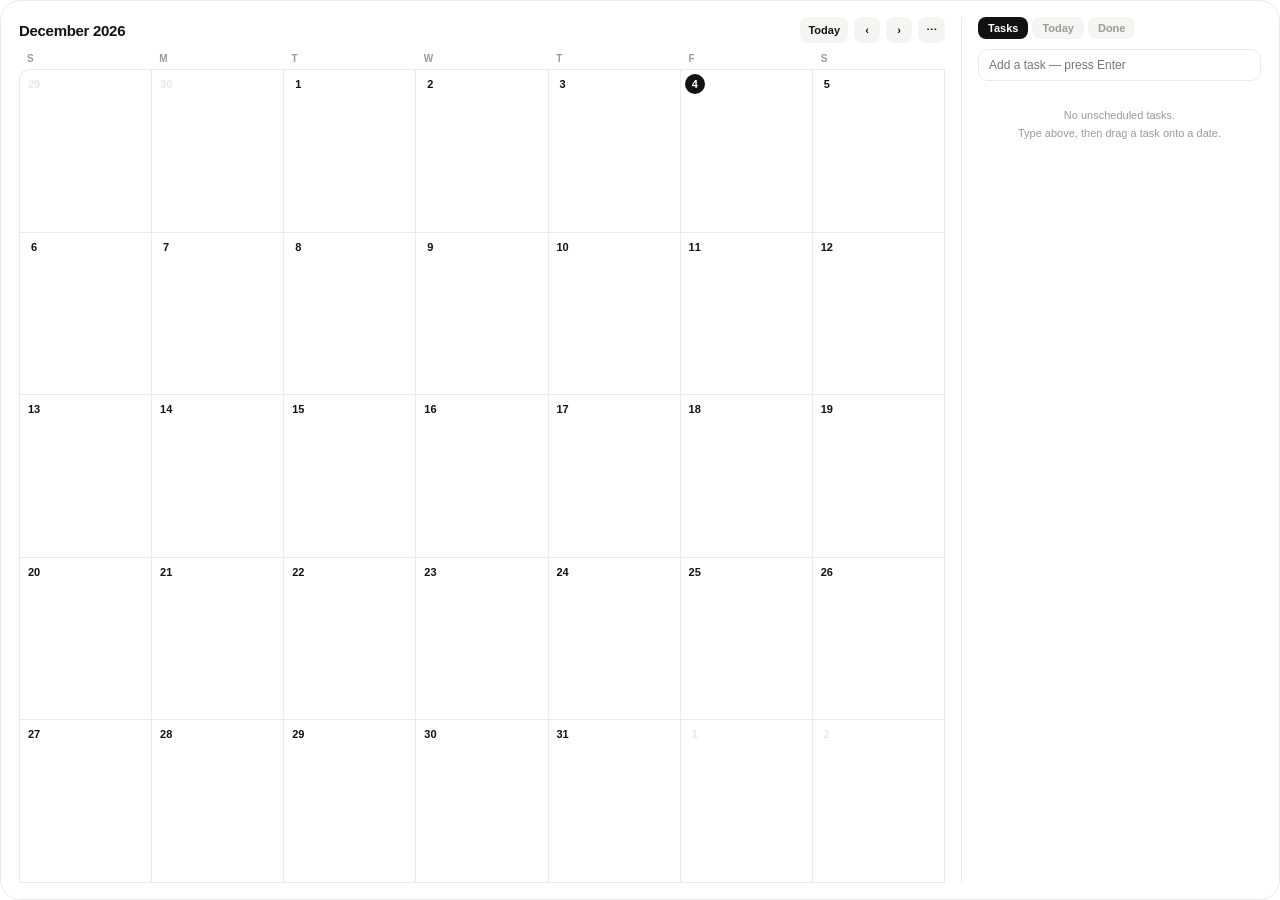
<file: planner.html>
<!doctype html><html lang="en"><head><meta charset="utf-8"><meta name="viewport" content="width=device-width,initial-scale=1"><title>Planner</title><link rel="stylesheet" href="w.css"><style>
.card{padding:16px 18px}
.wrap{flex:1;min-height:0;display:flex;gap:16px}
.cal{flex:1;min-width:0;display:flex;flex-direction:column}
.side{width:32%;min-width:210px;max-width:300px;display:flex;flex-direction:column;border-left:1px solid var(--line);padding-left:16px}
.nav{display:flex;align-items:center;gap:6px;margin-bottom:10px}
.nav b{font-size:15px;font-weight:800;letter-spacing:-.02em;margin-right:auto}
.ib{height:26px;min-width:26px;border:0;border-radius:8px;background:var(--chip);color:var(--ink);font:inherit;font-size:11px;font-weight:700;cursor:pointer;padding:0 8px}
.dow{display:grid;grid-template-columns:repeat(7,1fr);font-size:10px;font-weight:600;color:var(--mute);padding-bottom:5px}
.dow span{padding-left:8px}
.grid{flex:1;min-height:0;display:grid;grid-template-columns:repeat(7,minmax(0,1fr));grid-auto-rows:minmax(0,1fr);border-top:1px solid var(--line);border-left:1px solid var(--line);border-radius:10px 0 0 0}
.cell{border-right:1px solid var(--line);border-bottom:1px solid var(--line);padding:4px;overflow:hidden;display:flex;flex-direction:column;gap:2px;cursor:pointer;min-height:0}
.cell.out .dn{color:var(--dot)}
.dn{font-size:11px;font-weight:700;width:20px;height:20px;line-height:20px;text-align:center;border-radius:50%;flex:none}
.cell.today .dn{background:var(--ink);color:var(--bg)}
.cell.sel{box-shadow:inset 0 0 0 2px var(--ink)}
.cell.over,.list.over{background:var(--chip)}
.chip{font-size:10.5px;font-weight:600;line-height:1.35;padding:2px 6px;border-radius:5px;background:var(--chip);white-space:nowrap;overflow:hidden;text-overflow:ellipsis;cursor:grab;flex:none}
.chip.p1{background:var(--ink);color:var(--bg)}
.chip.p3{background:transparent;color:var(--mute);box-shadow:inset 0 0 0 1px var(--line)}
.chip.dn_{text-decoration:line-through;opacity:.45}
.chip{position:relative;min-height:18px}.chip.ph{visibility:hidden}
.chip.mid,.chip.end{margin-left:-4px;border-top-left-radius:0;border-bottom-left-radius:0}.chip.start,.chip.mid{margin-right:-4px;border-top-right-radius:0;border-bottom-right-radius:0}
.rz{position:absolute;right:0;top:0;bottom:0;width:8px;cursor:ew-resize;touch-action:none}.chip:hover .rz{background:linear-gradient(90deg,transparent,rgba(128,128,128,.45))}
.more{font-size:10px;color:var(--mute);padding-left:4px;font-weight:600}
.tabs{display:flex;gap:4px;margin-bottom:10px}
.tab{border:0;border-radius:8px;background:var(--chip);color:var(--mute);font:inherit;font-size:11px;font-weight:700;padding:5px 10px;cursor:pointer}
.tab.on{background:var(--ink);color:var(--bg)}
.add{width:100%;font-size:12px;padding:8px 10px;border-radius:10px;margin-bottom:8px}
.list{flex:1;min-height:0;overflow:auto;display:flex;flex-direction:column;gap:4px;border-radius:10px}
.it{display:flex;align-items:center;gap:8px;padding:7px 8px;border:1px solid var(--line);border-radius:10px;font-size:12px;font-weight:600;cursor:grab;background:var(--bg);flex:none}
.it.dn_ .t{text-decoration:line-through;color:var(--mute)}
.ck{flex:none;width:16px;height:16px;border-radius:50%;border:1.5px solid var(--mute);background:transparent;padding:0;cursor:pointer}
.ck.on{background:var(--ink);border-color:var(--ink)}
.t{flex:1;min-width:0;overflow:hidden;text-overflow:ellipsis;white-space:nowrap}
.pr{flex:none;border:0;font:inherit;font-size:9px;font-weight:800;border-radius:5px;padding:3px 6px;cursor:pointer;background:var(--chip);color:var(--mute)}
.pr.p1{background:var(--ink);color:var(--bg)}
.meta{font-size:10px;color:var(--mute);font-weight:600;flex:none}
@media (max-width:560px){.wrap{flex-direction:column;gap:10px}.side{width:auto;max-width:none;min-width:0;border-left:0;padding-left:0;border-top:1px solid var(--line);padding-top:10px;flex:1}.cal{flex:1.3}}
.chip.k-red{background:#e5484d;color:#fff;box-shadow:none}.chip.k-yellow{background:#fbe58a;color:#3d3200;box-shadow:none}.chip.k-blue{background:#cfe2ff;color:#12305c;box-shadow:none}.chip.k-green{background:#cdebd4;color:#143d22;box-shadow:none}.it[class*=k-] .t:before{content:'';display:inline-block;width:7px;height:7px;border-radius:50%;margin-right:7px;vertical-align:middle;position:relative;top:-1px}.it.k-red .t{color:#d93036;font-weight:700}.it.k-red .t:before{background:#e5484d}.it.k-yellow .t:before{background:#f2c94c}.it.k-blue .t:before{background:#6ea8fe}.it.k-green .t:before{background:#5fbf7a}.it.dn_[class*=k-] .t{color:var(--mute);font-weight:inherit}</style></head><body><div class="card"><div class="wrap">
<div class="cal"><div class="nav"><b id="ttl"></b><button class="ib" id="tdy">Today</button><button class="ib" id="prev" aria-label="Previous month">‹</button><button class="ib" id="next" aria-label="Next month">›</button><button class="ib" id="bk" aria-label="Backup and restore">⋯</button></div>
<div class="dow"><span>S</span><span>M</span><span>T</span><span>W</span><span>T</span><span>F</span><span>S</span></div><div class="grid" id="grid"></div></div>
<div class="side"><div class="tabs"><button class="tab" data-tab="inbox">Tasks</button><button class="tab" data-tab="today">Today</button><button class="tab" data-tab="done">Done</button></div>
<input class="add" id="add" maxlength="80" aria-label="New task"><div class="list" id="list"></div></div></div>
<div class="sheet" id="sheet"><div class="box"><h3>Edit task</h3><label>Title<input id="eT" maxlength="80"></label><label>Date<input type="date" id="eD"></label><label>End<input type="date" id="eE"></label><label>Priority<select id="eP"><option value="1">High</option><option value="2">Mid</option><option value="3">Low</option></select></label><label>Color<select id="eK"><option value="">Default</option><option value="red">Red (exam / deadline)</option><option value="yellow">Yellow</option><option value="blue">Blue</option><option value="green">Green</option></select></label><label>Course<select id="eC"></select></label>
<div class="rowb"><button class="btn ghost sm" id="eDel">Delete</button><button class="btn sm" id="eOk">Save</button></div></div></div>
<div class="sheet" id="sheet2"><div class="box"><h3>Backup</h3><div class="sub" id="bM">Copy this code and keep it somewhere safe. To restore, paste a code here and press Restore.</div><textarea id="bT" rows="5" spellcheck="false" aria-label="Backup code"></textarea>
<div class="rowb"><button class="btn ghost sm" id="bR">Restore</button><button class="btn sm" id="bC">Copy</button></div></div></div></div>
<script src="w.js"></script><script>
var $=W.$,T=W.get('tasks',[]),view=new Date(),sel=null,tab='inbox',cur=null,drag=null,PL=['','H','M','L'];view=new Date(view.getFullYear(),view.getMonth(),1);
function save(){W.set('tasks',T)}function td(){return W.iso(new Date())}function find(id){return T.filter(function(t){return t.id===id})[0]}
function sd(s){var d=W.day(s);return (d.getMonth()+1)+'/'+d.getDate()}
function add(k,n){var d=W.day(k);d.setDate(d.getDate()+n);return W.iso(d)}function diff(a,b){return Math.round((W.day(b)-W.day(a))/864e5)}
function chip(t,seg,lab){seg=seg||'one';return '<div class="chip p'+t.p+(t.k?' k-'+t.k:'')+(t.done?' dn_':'')+(seg==='one'?'':' '+seg)+'" draggable="true" data-id="'+t.id+'" title="'+W.esc(t.t)+'">'+(lab===false?'&nbsp;':W.esc(t.t))+(seg==='one'||seg==='end'?'<i class="rz"></i>':'')+'</div>'}
function item(t){return '<div class="it'+(t.k?' k-'+t.k:'')+(t.done?' dn_':'')+'" draggable="true" data-id="'+t.id+'"><button class="ck'+(t.done?' on':'')+'" data-ck="1" aria-label="Mark done"></button><span class="t">'+W.esc(t.t)+'</span>'+(t.d?'<span class="meta">'+sd(t.d)+(t.e?'–'+sd(t.e):'')+'</span>':'')+'<button class="pr p'+t.p+'" data-pr="1" aria-label="Priority">'+PL[t.p]+'</button></div>'}
function render(){var y=view.getFullYear(),m=view.getMonth(),first=new Date(y,m,1),weeks=Math.ceil((first.getDay()+new Date(y,m+1,0).getDate())/7),h='',by={},today=td();
$('ttl').textContent=view.toLocaleDateString(W.lang,{month:'long',year:'numeric'});
var multi=T.filter(function(t){return t.d&&t.e&&t.e>t.d}).sort(function(a,b){return a.d<b.d?-1:a.d>b.d?1:a.id<b.id?-1:1}),lane={},ends=[];
multi.forEach(function(t){var i=0;while(ends[i]&&ends[i]>=t.d)i++;ends[i]=t.e;lane[t.id]=i});
T.forEach(function(t){if(t.d&&!(t.e&&t.e>t.d))(by[t.d]=by[t.d]||[]).push(t)});
for(var i=0;i<weeks*7;i++){var d=new Date(y,m,1-first.getDay()+i),k=W.iso(d),a=(by[k]||[]).sort(function(a,b){return a.done-b.done||a.p-b.p});
var ms=multi.filter(function(t){return t.d<=k&&k<=t.e}),rows=[],mx=-1,j;ms.forEach(function(t){mx=Math.max(mx,lane[t.id])});
for(j=0;j<=mx;j++){var mt=ms.filter(function(t){return lane[t.id]===j})[0];rows.push(mt?chip(mt,mt.d===k?'start':mt.e===k?'end':'mid',mt.d===k||d.getDay()===0||i===0):'<div class="chip ph">&nbsp;</div>')}
a.forEach(function(t){rows.push(chip(t))});var tot=ms.length+a.length;
h+='<div class="cell'+(d.getMonth()!==m?' out':'')+(k===today?' today':'')+(k===sel?' sel':'')+'" data-d="'+k+'"><div class="dn">'+d.getDate()+'</div>'+rows.slice(0,3).join('')+(rows.length>3?'<div class="more">+'+(rows.length-3)+'</div>':'')+'</div>'}
$('grid').innerHTML=h;
var L,msg;if(tab==='inbox'){L=T.filter(function(t){return !t.d&&!t.done});msg='No unscheduled tasks.<br>Type above, then drag a task onto a date.'}
else if(tab==='today'){L=T.filter(function(t){return t.d&&t.d<=today&&!t.done}).sort(function(a,b){return a.p-b.p||(a.d<b.d?-1:1)});msg='Nothing due today.'}
else{L=T.filter(function(t){return t.done}).slice(-40).reverse();msg='Finished tasks show up here.'}
$('list').innerHTML=L.length?L.map(item).join(''):'<div class="empty">'+msg+'</div>';
[].forEach.call(document.querySelectorAll('.tab'),function(b){b.classList.toggle('on',b.getAttribute('data-tab')===tab)});
$('add').placeholder=sel?'Add to '+sd(sel)+' — press Enter':(tab==='today'?'Add for today — press Enter':'Add a task — press Enter')}
function open(t){cur=t;$('eT').value=t.t;$('eD').value=t.d||'';$('eE').value=t.e||'';$('eP').value=t.p;$('eK').value=t.k||'';$('eC').innerHTML=W.opts(t.c);$('sheet').classList.add('on');$('eT').focus()}
function close(){$('sheet').classList.remove('on');cur=null}
$('list').onclick=function(e){var it=e.target.closest('.it');if(!it)return;var t=find(it.getAttribute('data-id'));if(!t)return;
if(e.target.getAttribute('data-ck')){t.done=!t.done;save();render()}else if(e.target.getAttribute('data-pr')){t.p=t.p%3+1;save();render()}else open(t)};
$('grid').onclick=function(e){if(rzd){rzd=false;return}var c=e.target.closest('.chip');if(c){var t=find(c.getAttribute('data-id'));if(t)open(t);return}
var cell=e.target.closest('.cell');if(!cell)return;var k=cell.getAttribute('data-d');sel=sel===k?null:k;render();if(sel)$('add').focus()};
$('add').onkeydown=function(e){if(e.isComposing||e.keyCode===229)return;if(e.key==='Escape'){sel=null;render();return}if(e.key!=='Enter')return;var v=this.value.trim();if(!v)return;
var k0='';if(/!$/.test(v)&&v.replace(/[\s!]+$/,'')){v=v.replace(/[\s!]+$/,'');k0='red'}T.push({id:W.uid(),t:v,d:sel||(tab==='today'?td():null),p:k0?1:2,c:'',k:k0,done:false});if(tab==='done')tab='inbox';this.value='';save();render()};
document.querySelector('.tabs').onclick=function(e){var k=e.target.getAttribute('data-tab');if(k){tab=k;render()}};
$('prev').onclick=function(){view=new Date(view.getFullYear(),view.getMonth()-1,1);render()};
$('next').onclick=function(){view=new Date(view.getFullYear(),view.getMonth()+1,1);render()};
$('tdy').onclick=function(){var n=new Date();view=new Date(n.getFullYear(),n.getMonth(),1);render()};
document.addEventListener('dragstart',function(e){var el=e.target.closest&&e.target.closest('[data-id]');if(!el)return;drag=el.getAttribute('data-id');e.dataTransfer.setData('text/plain',drag);e.dataTransfer.effectAllowed='move'});
function clr(){[].forEach.call(document.querySelectorAll('.over'),function(x){x.classList.remove('over')})}
document.addEventListener('dragend',function(){drag=null;clr()});
$('grid').addEventListener('dragover',function(e){var c=e.target.closest('.cell');if(!c||!drag)return;e.preventDefault();if(!c.classList.contains('over')){clr();c.classList.add('over')}});
$('grid').addEventListener('drop',function(e){var c=e.target.closest('.cell'),t=find(drag);if(!c||!t)return;e.preventDefault();var nd=c.getAttribute('data-d');if(t.e&&t.d)t.e=add(t.e,diff(t.d,nd));t.d=nd;drag=null;save();render()});
var rz=null,rzd=false;
$('grid').addEventListener('pointerdown',function(e){if(!e.target.classList.contains('rz'))return;e.preventDefault();rz=find(e.target.parentNode.getAttribute('data-id'))});
document.addEventListener('pointermove',function(e){if(!rz)return;var el=document.elementFromPoint(e.clientX,e.clientY),c=el&&el.closest('.cell');if(!c)return;var k=c.getAttribute('data-d'),ne=k>rz.d?k:null;if(k>=rz.d&&ne!==(rz.e||null)){rz.e=ne;rzd=true;render()}});
document.addEventListener('pointerup',function(){if(!rz)return;rz=null;save();setTimeout(function(){rzd=false},50)});
$('list').addEventListener('dragover',function(e){if(!drag||tab==='done')return;e.preventDefault();clr();this.classList.add('over')});
$('list').addEventListener('drop',function(e){var t=find(drag);if(!t||tab==='done')return;e.preventDefault();var nd2=tab==='today'?td():null;if(nd2&&t.e&&t.d)t.e=add(t.e,diff(t.d,nd2));else t.e=null;t.d=nd2;drag=null;save();clr();render()});
$('sheet').onclick=function(e){if(e.target===this)close()};
$('bk').onclick=function(){$('bT').value=JSON.stringify({tasks:T,courses:W.courses(),log:W.get('log',[])});$('sheet2').classList.add('on');$('bT').select()};
$('sheet2').onclick=function(e){if(e.target===this)this.classList.remove('on')};
$('bC').onclick=function(){$('bT').select();var ok=function(){$('bM').textContent='Copied. Paste it into a note to keep it.'};if(navigator.clipboard)navigator.clipboard.writeText($('bT').value).then(ok,function(){document.execCommand('copy');ok()});else{document.execCommand('copy');ok()}};
$('bR').onclick=function(){try{var o=JSON.parse($('bT').value);if(!Array.isArray(o.tasks))throw 0;T=o.tasks;save();if(Array.isArray(o.courses))W.set('courses',o.courses);if(Array.isArray(o.log))W.set('log',o.log);$('sheet2').classList.remove('on');render()}catch(e){$('bM').textContent='That code is not a valid backup. Nothing was changed.'}};
$('eOk').onclick=function(){if(!cur)return;var v=$('eT').value.trim();if(v)cur.t=v;cur.d=$('eD').value||null;cur.e=cur.d&&$('eE').value>cur.d?$('eE').value:null;cur.p=+$('eP').value;cur.k=$('eK').value||'';cur.c=$('eC').value;save();close();render()};
$('eDel').onclick=function(){if(!cur)return;var id=cur.id;T=T.filter(function(t){return t.id!==id});save();close();render()};
document.addEventListener('keydown',function(e){if(e.isComposing||e.keyCode===229)return;if(e.key==='Escape'){close();$('sheet2').classList.remove('on')}if(e.key==='Enter'&&cur&&e.target.id!=='add')$('eOk').click()});
W.on(function(k){if(k==='tasks'&&!cur)T=W.get('tasks',[]);if(!cur)render()});render();
</script></body></html>
</file>
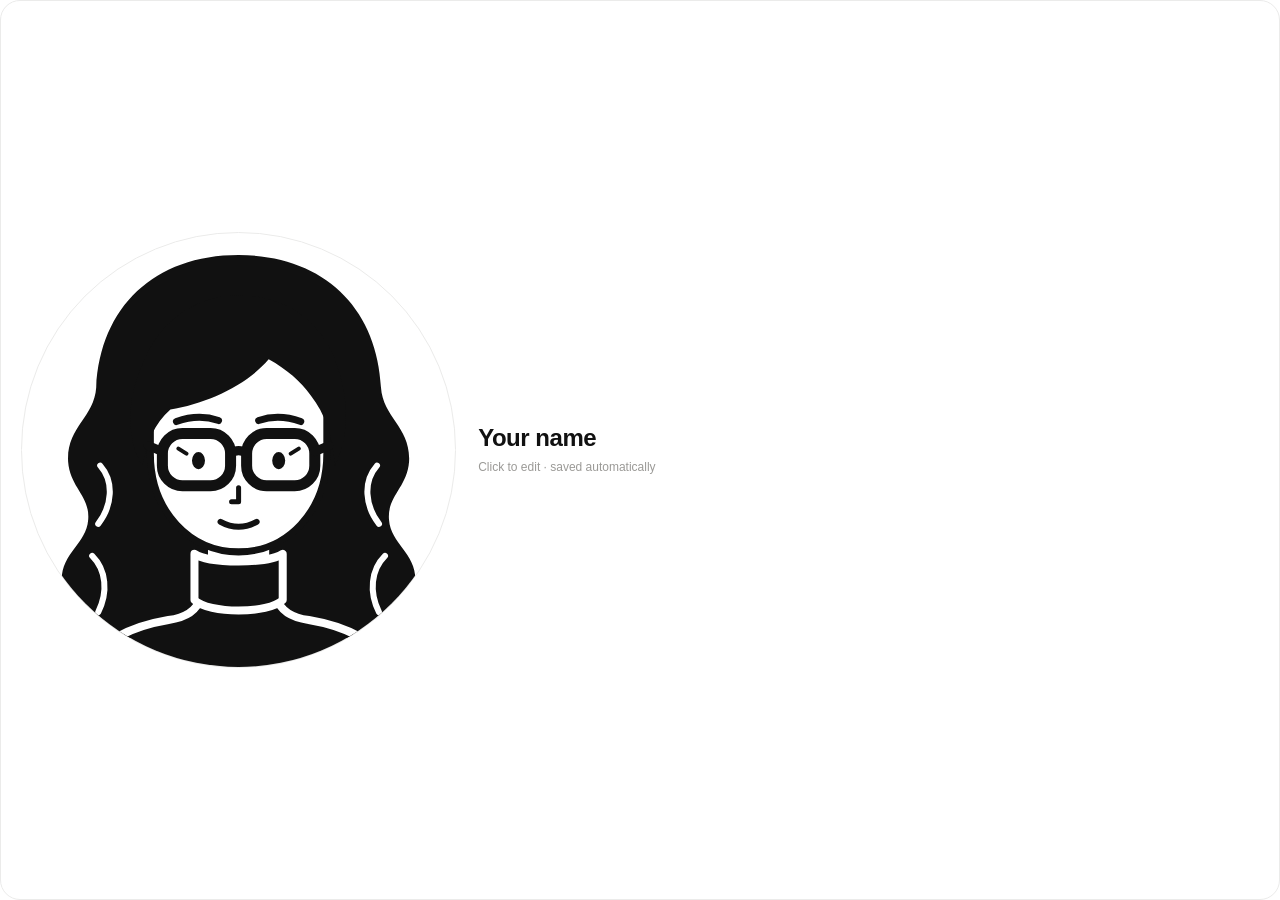
<file: profile.html>
<!doctype html><html lang="en"><head><meta charset="utf-8"><meta name="viewport" content="width=device-width,initial-scale=1"><title>Profile</title><link rel="stylesheet" href="w.css"><style>
.card{flex-direction:row;align-items:center;gap:min(5vw,22px)}
.av{flex:none;width:min(34vw,62vh);aspect-ratio:1;border-radius:50%;background:#fff;border:1px solid var(--line);overflow:hidden}
.av svg{display:block;width:100%;height:100%}
.tx{min-width:0;flex:1}
.nm{font-size:clamp(16px,5.2vw,24px);font-weight:800;letter-spacing:-.02em;line-height:1.2}
.bio{margin-top:6px;font-size:12px;line-height:1.5;color:var(--mute);font-weight:500}
[contenteditable]{border-radius:6px;cursor:text}[contenteditable]:empty:before{content:attr(data-ph);color:var(--mute)}
@media (max-aspect-ratio:1/1){.card{flex-direction:column;justify-content:center;text-align:center}.av{width:min(52vw,40vh)}.tx{flex:none}}
.av{padding:0;cursor:pointer;transition:transform .15s}.av:hover{transform:scale(1.03)}
.box{width:min(340px,94%);gap:10px}.pv{width:84px;height:84px;margin:0 auto;border-radius:50%;border:1px solid var(--line);overflow:hidden;background:#fff;flex:none}.pv svg{width:100%;height:100%;display:block}
.og{display:flex;flex-direction:column;gap:5px;text-align:left}.ol{font-size:10px;font-weight:700;color:var(--mute);letter-spacing:.06em;text-transform:uppercase}.oc{display:flex;flex-wrap:wrap;gap:4px}
.oc .pill{font-size:11px;padding:5px 10px}.oc .pill.on{background:var(--ink);color:var(--bg)}</style></head><body><div class="card"><button class="av" id="avb" aria-label="Customize character"><svg viewBox="40 30 432 432" role="img" aria-label="Profile illustration" id="avs"></svg></button>
<div class="tx"><div class="nm" id="nm" contenteditable="plaintext-only" spellcheck="false" data-ph="Your name"></div><div class="bio" id="bio" contenteditable="plaintext-only" spellcheck="false" data-ph="One line about you"></div></div><div class="sheet" id="sheet"><div class="box"><div class="pv"><svg viewBox="40 30 432 432" id="pvs"></svg></div><div id="opts"></div><div class="rowb"><button class="btn ghost sm" id="png">Save image</button><button class="btn sm" id="done">Done</button></div></div></div></div>
<script src="w.js"></script><script>
var $=W.$;var AV={
s:{Woman:'w',Man:'m',Cat:'c',Dog:'d'},
hair:{'Long waves':'lw','Long straight':'ls','Long curly':'lc',Bob:'bob','Wavy bob':'wb',Bun:'bun',Short:'sh','Side part':'sp',Pomade:'pm','Bowl cut':'bw',Curly:'mc','Middle part':'mp',Buzz:'bz'},HW:['lw','ls','lc','bob','wb','bun'],
eye:{None:'n',Horn:'h',Round:'r',Sunnies:'s'},
top:{Sweater:'sw',Tee:'t',Collar:'c',Hoodie:'hd'},
mouth:{Smile:'s',Grin:'g',Calm:'n'},
x:{None:'n',Blush:'b',Freckles:'f'},
mark:{None:'n',Patch:'p',Stripes:'st'}};
var DEF={s:'w',hair:'lw',eye:'h',top:'sw',mouth:'s',x:'n',mark:'n'};
var K='#111',S=' stroke="#111" stroke-width="7"';
function curls(cx,cy,rx,ry,a0,a1,n,r){var o='';for(var i=0;i<=n;i++){var a=(a0+(a1-a0)*i/n)*Math.PI/180;o+='<circle cx="'+(cx+rx*Math.cos(a)).toFixed(1)+'" cy="'+(cy+ry*Math.sin(a)).toFixed(1)+'" r="'+r+'"/>'}return o}
function avSVG(c){c=Object.assign({},DEF,c||{});var h='',hum=c.s==='w'||c.s==='m';
if(hum){if(c.hair==='lw')h+='<path d="M256 52c-84 0-138 52-142 132-2 30-30 40-28 74 2 26 22 34 20 58-2 26-30 34-26 66 3 26 26 34 30 52h292c4-18 27-26 30-52 4-32-24-40-26-66-2-24 18-32 20-58 2-34-26-44-28-74-4-80-58-132-142-132z" fill="#111"/><g fill="none" stroke="#fff" stroke-width="6" stroke-linecap="round"><path d="M118 262c14 16 12 40-2 58"/><path d="M110 352c14 14 16 36 6 56"/><path d="M394 262c-14 16-12 40 2 58"/><path d="M402 352c-14 14-16 36-6 56"/></g>';
else if(c.hair==='bob')h+='<path d="M256 70c-90 0-126 58-126 132v118c0 18 14 30 32 30h188c18 0 32-12 32-30V202c0-74-36-132-126-132z" fill="#111"/>';
else if(c.hair==='ls')h+='<path d="M256 56c-86 0-134 56-134 136v262h268V192c0-80-48-136-134-136z" fill="#111"/><g fill="none" stroke="#fff" stroke-width="5" stroke-linecap="round"><path d="M140 270v120M372 270v120"/></g>';else if(c.hair==='lc')h+='<g fill="#111"><path d="M146 150h220v300H146z"/>'+curls(256,250,118,190,150,390,16,34)+curls(256,300,128,150,160,200,3,32)+curls(256,300,128,150,-20,20,3,32)+'</g><g fill="none" stroke="#fff" stroke-width="5" stroke-linecap="round"><path d="M128 300q14 10 4 26M384 300q-14 10-4 26M126 380q14 10 4 26M386 380q-14 10-4 26"/></g>';else if(c.hair==='wb')h+='<g fill="#111"><path d="M256 70c-90 0-124 58-124 132v124h248V202c0-74-34-132-124-132z"/>'+curls(256,330,112,10,180,360,6,24)+'</g><g fill="none" stroke="#fff" stroke-width="5" stroke-linecap="round"><path d="M150 262q14 14 2 34M362 262q-14 14-2 34"/></g>';else if(c.hair==='bun')h+='<circle cx="256" cy="82" r="44" fill="#111"/><path d="M226 96q30-10 60 0" fill="none" stroke="#fff" stroke-width="5" stroke-linecap="round"/>'}
h+='<path d="M222 318v76c0 14 68 14 68 0v-76z" fill="#fff"'+S+'/>';
if(c.top==='sw')h+='<path d="M84 520c4-62 42-94 102-104 14-2 28-8 32-22h76c4 14 18 20 32 22 60 10 98 42 102 104z" fill="#111" stroke="#fff" stroke-width="8" stroke-linejoin="round"/><path d="M212 350c14 10 74 10 88 0v46c-14 14-74 14-88 0z" fill="#111" stroke="#fff" stroke-width="8" stroke-linejoin="round"/>';
else if(c.top==='t')h+='<path d="M84 520c4-62 42-94 102-104 14-2 28-8 32-22h76c4 14 18 20 32 22 60 10 98 42 102 104z" fill="#111"/><path d="M218 394q38 30 76 0" fill="none" stroke="#fff" stroke-width="7" stroke-linecap="round"/>';
else if(c.top==='c')h+='<path d="M84 520c4-62 42-94 102-104 14-2 28-8 32-22h76c4 14 18 20 32 22 60 10 98 42 102 104z" fill="#fff" stroke="#111" stroke-width="7" stroke-linejoin="round"/><path d="M218 392l38 44-46 10-16-40zM294 392l-38 44 46 10 16-40z" fill="#111" stroke="#111" stroke-width="5" stroke-linejoin="round"/><path d="M256 436v84" stroke="#111" stroke-width="6"/><circle cx="256" cy="468" r="5" fill="#111"/><circle cx="256" cy="498" r="5" fill="#111"/>';
else if(c.top==='hd')h+='<path d="M84 520c4-62 42-94 102-104 14-2 28-8 32-22h76c4 14 18 20 32 22 60 10 98 42 102 104z" fill="#111"/><path d="M176 404c6 34 40 52 80 52s74-18 80-52" fill="none" stroke="#fff" stroke-width="7" stroke-linecap="round"/><path d="M236 446v40M276 446v40" stroke="#fff" stroke-width="6" stroke-linecap="round"/>';
if(hum){h+='<path d="M168 204c0-66 38-100 88-100s88 34 88 100v46c0 58-40 98-88 98s-88-40-88-98z" fill="#fff"'+S+'/>';
if(c.hair==='lw')h+='<path d="M160 262c-18-30-14-70 0-100 14-40 50-70 96-70 50 0 88 30 100 76 10 30 10 66-4 94-2-30-10-52-24-70-10-14-24-26-42-36-22 26-62 44-98 50-16 14-24 34-28 56z" fill="#111"/>';
else if(c.hair==='bob')h+='<path d="M164 224c-6-76 36-126 92-126s98 50 92 126c-34-2-66-10-92-34-26 24-58 32-92 34z" fill="#111"/>';
else if(c.hair==='bun')h+='<path d="M164 232c-8-82 36-128 92-128s100 46 92 128c-12-44-42-76-92-82-50 6-80 38-92 82z" fill="#111"/>';
else if(c.hair==='sh')h+='<path d="M162 230c-12-86 34-134 94-134 62 0 106 48 94 134-6-26-16-46-34-58-40 6-96 4-126-12-14 18-24 42-28 70z" fill="#111"/>';
else if(c.hair==='sp')h+='<path d="M162 236c-14-88 32-140 96-140 66 0 104 52 92 134-8-32-22-54-44-68-34 8-86 8-112-10-18 20-28 50-32 84z" fill="#111"/><path d="M222 104q-8 20-6 46" fill="none" stroke="#fff" stroke-width="5" stroke-linecap="round"/>';
else if(c.hair==='ls')h+='<path d="M162 270c-12-104 32-168 94-168s106 64 94 168c-6-54-24-96-58-120-14-10-26-14-36-16-10 2-22 6-36 16-34 24-52 66-58 120z" fill="#111"/>';else if(c.hair==='lc')h+='<g fill="#111"><path d="M164 226c0-84 40-124 92-124s92 40 92 124c-20-32-50-52-92-52s-72 20-92 52z"/>'+curls(256,206,94,96,190,350,7,26)+'</g>';else if(c.hair==='wb')h+='<path d="M160 262c-18-30-14-70 0-100 14-40 50-70 96-70 50 0 88 30 100 76 10 30 10 66-4 94-2-30-10-52-24-70-10-14-24-26-42-36-22 26-62 44-98 50-16 14-24 34-28 56z" fill="#111"/>';else if(c.hair==='pm')h+='<path d="M164 226c-10-82 26-134 94-140 66-6 106 42 94 124-4-24-14-42-32-52-36-12-104-10-142 10-8 14-12 34-14 58z" fill="#111"/><g fill="none" stroke="#fff" stroke-width="5" stroke-linecap="round"><path d="M200 120q50-28 116-4M188 144q58-22 136 2"/></g>';else if(c.hair==='bw')h+='<path d="M160 210c-4-74 38-114 96-114s100 40 96 114z" fill="#111"/><g stroke="#fff" stroke-width="4" stroke-linecap="round"><path d="M196 198v12M226 196v14M256 196v14M286 196v14M316 198v12"/></g>';else if(c.hair==='mc')h+='<g fill="#111"><path d="M164 222c0-80 40-120 92-120s92 40 92 120c-20-28-50-46-92-46s-72 18-92 46z"/>'+curls(256,190,92,84,185,355,8,24)+'</g>';else if(c.hair==='mp')h+='<path d="M162 240c-12-92 34-142 94-142s106 50 94 142c-10-46-34-78-72-92-10 6-18 14-22 26-4-12-12-20-22-26-38 14-62 46-72 92z" fill="#111"/>';else if(c.hair==='bz')h+='<path d="M170 198c4-62 40-96 86-96s82 34 86 96c-22-18-52-28-86-28s-64 10-86 28z" fill="#111"/>';
h+=c.s==='m'?'<path d="M192 216q22-10 44-2M276 214q22-8 44 2" fill="none" stroke="#111" stroke-width="10" stroke-linecap="round"/>':'<path d="M194 218q22-8 42-1M276 217q20-7 42 1" fill="none" stroke="#111" stroke-width="7" stroke-linecap="round"/>'}
else if(c.s==='c'){var ef=c.mark==='p'?'#111':'#fff';h+='<path d="M170 214l-10-110 84 62zM342 214l10-110-84 62z" fill="'+ef+'"'+S+' stroke-linejoin="round"/><path d="M178 178l-4-48 34 26M334 178l4-48-34 26" fill="none" stroke="'+(c.mark==='p'?'#fff':'#111')+'" stroke-width="5" stroke-linecap="round" stroke-linejoin="round"/><ellipse cx="256" cy="256" rx="106" ry="94" fill="#fff"'+S+'/>';
if(c.mark==='st')h+='<path d="M256 166v26M232 170l6 22M280 170l-6 22" stroke="#111" stroke-width="8" stroke-linecap="round"/>'}
else{h+='<ellipse cx="256" cy="254" rx="100" ry="100" fill="#fff"'+S+'/>';if(c.mark==='p')h+='<ellipse cx="296" cy="252" rx="34" ry="30" fill="#111"/>';if(c.mark==='st')h+='<path d="M256 156c-14 20-14 50 0 70 14-20 14-50 0-70z" fill="#111"/>';
h+='<path d="M170 200c-36 6-56 70-42 132 20 14 42-6 52-44 6-26 4-58-10-88zM342 200c36 6 56 70 42 132-20 14-42-6-52-44-6-26-4-58 10-88z" fill="#111" stroke="#111" stroke-width="5" stroke-linejoin="round"/>'}
if(c.x==='b')h+='<ellipse cx="200" cy="296" rx="18" ry="10" fill="#e4e4e2"/><ellipse cx="312" cy="296" rx="18" ry="10" fill="#e4e4e2"/>';
if(c.x==='f')h+='<g fill="#111"><circle cx="196" cy="292" r="3"/><circle cx="208" cy="300" r="3"/><circle cx="186" cy="302" r="3"/><circle cx="316" cy="292" r="3"/><circle cx="304" cy="300" r="3"/><circle cx="326" cy="302" r="3"/></g>';
if(c.s==='d')h+='<ellipse cx="256" cy="306" rx="46" ry="34" fill="#fff"'+S+'/>';
h+='<ellipse cx="216" cy="257" rx="8" ry="10" fill="#111" stroke="#fff" stroke-width="3"/><ellipse cx="296" cy="257" rx="8" ry="10" fill="#111" stroke="#fff" stroke-width="3"/>';
if(c.s==='w')h+='<path d="M204 250l-8-5M308 250l8-5" stroke="#111" stroke-width="4" stroke-linecap="round"/>';
if(c.eye==='h')h+='<g fill="none" stroke="#111" stroke-width="11" stroke-linejoin="round"><rect x="180" y="230" width="68" height="52" rx="20"/><rect x="264" y="230" width="68" height="52" rx="20"/></g><path d="M248 250q8-6 16 0" fill="none" stroke="#111" stroke-width="9" stroke-linecap="round"/><path d="M180 248l-14-6M332 248l14-6" stroke="#111" stroke-width="9" stroke-linecap="round"/>';
else if(c.eye==='r')h+='<g fill="none" stroke="#111" stroke-width="6"><circle cx="216" cy="257" r="30"/><circle cx="296" cy="257" r="30"/></g><path d="M246 254q10-8 20 0M186 250l-18-6M326 250l18-6" fill="none" stroke="#111" stroke-width="6" stroke-linecap="round"/>';
else if(c.eye==='s')h+='<g fill="#111" stroke="#111" stroke-width="6" stroke-linejoin="round"><path d="M176 236h76v18c0 22-14 34-38 34s-38-12-38-34z"/><path d="M260 236h76v18c0 22-14 34-38 34s-38-12-38-34z"/></g><path d="M250 242h12M176 242l-12-4M336 242l12-4" stroke="#111" stroke-width="7" stroke-linecap="round"/><path d="M190 250l14-8M274 250l14-8" stroke="#fff" stroke-width="4" stroke-linecap="round"/>';
if(hum){h+='<path d="M256 284v14h-7" fill="none" stroke="#111" stroke-width="5" stroke-linecap="round" stroke-linejoin="round"/>';
h+=c.mouth==='g'?'<path d="M234 316q22 2 44 0q-4 22-22 22t-22-22z" fill="#111" stroke="#111" stroke-width="4" stroke-linejoin="round"/>':c.mouth==='n'?'<path d="M240 322h32" stroke="#111" stroke-width="6" stroke-linecap="round"/>':'<path d="M238 318q18 10 36 0" fill="none" stroke="#111" stroke-width="6" stroke-linecap="round"/>'}
else if(c.s==='c'){h+='<path d="M246 282h20l-10 11z" fill="#111" stroke="#111" stroke-width="4" stroke-linejoin="round"/><g fill="none" stroke="#111" stroke-width="5" stroke-linecap="round">'+(c.mouth==='n'?'<path d="M256 294v8M244 304h24"/>':c.mouth==='g'?'<path d="M256 293v6"/><path d="M238 302q18 24 36 0z" fill="#111"/>':'<path d="M256 293v6q-8 12-20 6M256 299q8 12 20 6"/>')+'<path d="M196 292l-50-8M196 304l-48 6M316 292l50-8M316 304l48 6"/></g>'}
else{h+='<ellipse cx="256" cy="292" rx="15" ry="10" fill="#111"/><g fill="none" stroke="#111" stroke-width="5" stroke-linecap="round">'+(c.mouth==='n'?'<path d="M256 302v14M240 318h32"/>':c.mouth==='g'?'<path d="M256 302v8"/><path d="M234 312q22 34 44 0z" fill="#111"/>':'<path d="M256 302v12q-10 12-22 4M256 314q10 12 22 4"/>')+'</g>'}
return h}

var LB={s:'Character',hair:'Hair',eye:'Eyewear',top:'Top',mouth:'Mouth',x:'Cheeks',mark:'Markings'},cfg=Object.assign({},DEF,W.get('avatar',{}));
function paint(){$('avs').innerHTML=avSVG(cfg);if($('sheet').classList.contains('on'))$('pvs').innerHTML=avSVG(cfg)}
function opts(){var hum=cfg.s==='w'||cfg.s==='m',ks=['s',hum?'hair':'mark','eye','top','mouth'].concat(hum?['x']:[]);
$('opts').innerHTML=ks.map(function(k){return '<div class="og"><div class="ol">'+LB[k]+'</div><div class="oc">'+Object.keys(AV[k]).filter(function(n){return k!=='hair'||((AV.HW.indexOf(AV.hair[n])>=0)===(cfg.s==='w'))}).map(function(n){var v=AV[k][n];return '<button class="pill'+(cfg[k]===v?' on':'')+'" data-k="'+k+'" data-v="'+v+'">'+n+'</button>'}).join('')+'</div></div>'}).join('')}
$('avb').onclick=function(){$('sheet').classList.add('on');opts();paint()};
$('opts').onclick=function(e){var k=e.target.getAttribute('data-k');if(!k)return;cfg[k]=e.target.getAttribute('data-v');if(k==='s'){if(cfg.s==='m'&&AV.HW.indexOf(cfg.hair)>=0)cfg.hair='sh';if(cfg.s==='w'&&AV.HW.indexOf(cfg.hair)<0)cfg.hair='lw'}W.set('avatar',cfg);opts();paint()};
$('done').onclick=function(){$('sheet').classList.remove('on')};$('sheet').onclick=function(e){if(e.target===this)this.classList.remove('on')};
$('png').onclick=function(){var x='<svg xmlns="http://www.w3.org/2000/svg" viewBox="40 30 432 432" width="512" height="512"><rect x="40" y="30" width="432" height="432" fill="#fff"/>'+avSVG(cfg)+'</svg>',im=new Image();im.onload=function(){var cv=document.createElement('canvas');cv.width=cv.height=512;cv.getContext('2d').drawImage(im,0,0,512,512);var a=document.createElement('a');a.href=cv.toDataURL('image/png');a.download='my-character.png';document.body.appendChild(a);a.click();a.remove()};im.src='data:image/svg+xml;charset=utf-8,'+encodeURIComponent(x)};
W.on(function(k){if(k==='avatar'){cfg=Object.assign({},DEF,W.get('avatar',{}));paint();if($('sheet').classList.contains('on'))opts()}});paint();
var p=W.get('profile',{n:W.q.get('name')||'Your name',b:W.q.get('bio')||'Click to edit · saved automatically'});
$('nm').textContent=p.n;$('bio').textContent=p.b;
function sv(){p={n:$('nm').textContent.trim(),b:$('bio').textContent.trim()};W.set('profile',p)}
['nm','bio'].forEach(function(i){$(i).oninput=sv;$(i).onkeydown=function(e){if(e.key==='Enter'){e.preventDefault();this.blur()}}});
</script></body></html>
</file>
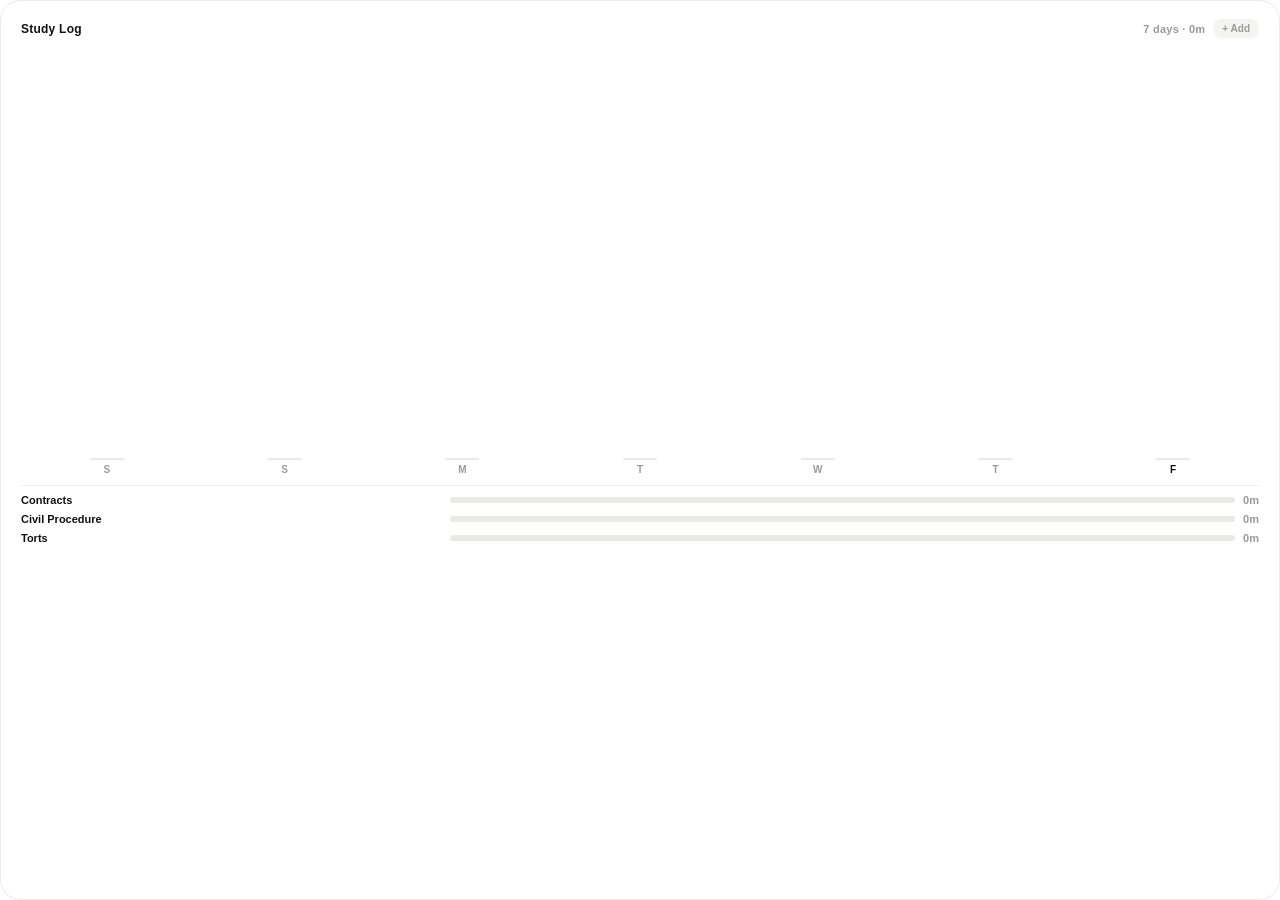
<file: studylog.html>
<!doctype html><html lang="en"><head><meta charset="utf-8"><meta name="viewport" content="width=device-width,initial-scale=1"><title>Study Log</title><link rel="stylesheet" href="w.css"><style>
.rt{display:flex;gap:8px;align-items:center}
.bars{flex:1.1;min-height:70px;display:flex;align-items:stretch;gap:6px;margin:12px 0 10px}
.col{flex:1;display:flex;flex-direction:column;align-items:center;justify-content:flex-end;gap:4px;min-width:0}
.v{font-size:9.5px;font-weight:700;color:var(--mute);white-space:nowrap}
.bar{width:100%;max-width:34px;border-radius:6px 6px 2px 2px;background:var(--ink);min-height:2px}
.bar.z{background:var(--dot)}
.dl{font-size:10px;font-weight:600;color:var(--mute)}.col.t .dl{color:var(--ink);font-weight:800}
.by{flex:1;min-height:0;overflow:auto;border-top:1px solid var(--line);padding-top:8px;display:flex;flex-direction:column;gap:7px}
.cr{display:grid;grid-template-columns:minmax(0,34%) 1fr auto;gap:8px;align-items:center;font-size:11px;font-weight:700}
.cr span:first-child{overflow:hidden;text-overflow:ellipsis;white-space:nowrap}
.tr{height:6px;border-radius:3px;background:var(--dot);overflow:hidden}.tr i{display:block;height:100%;background:var(--ink);border-radius:3px}
.cr em{font-style:normal;color:var(--mute);font-weight:600;font-variant-numeric:tabular-nums}
.rec{display:flex;flex-direction:column;gap:4px;border-top:1px solid var(--line);padding-top:8px}
.rec div{display:flex;justify-content:space-between;align-items:center;font-size:11px;font-weight:600;gap:8px}
.rec button{border:0;background:transparent;color:var(--mute);font-size:14px;cursor:pointer;padding:0 4px}
</style></head><body><div class="card"><div class="hd"><span>Study Log</span><span class="rt"><span class="sub" id="wk"></span><button class="pill" id="addb">+ Add</button></span></div>
<div class="bars" id="bars" role="img" aria-label="Study time for the last 7 days"></div><div class="by" id="by"></div>
<div class="sheet" id="sheet"><div class="box"><h3>Add study time</h3><label>Course<select id="fC"></select></label><label>Minutes<input type="number" id="fM" min="1" max="1440" value="60"></label><label>Date<input type="date" id="fD"></label>
<div class="rowb"><button class="btn ghost sm" id="fX">Cancel</button><button class="btn sm" id="fOk">Save</button></div><div class="rec" id="rec"></div></div></div></div>
<script src="w.js"></script><script>
var $=W.$,L;
function render(){L=W.get('log',[]);var C=W.courses(),n=new Date(),days=[],tot=0,max=0,by={};
for(var i=6;i>=0;i--){var d=new Date(n.getFullYear(),n.getMonth(),n.getDate()-i);days.push({k:W.iso(d),l:d.toLocaleDateString(W.lang,{weekday:'narrow'}),ms:0})}
L.forEach(function(x){days.forEach(function(d){if(d.k===x.d){d.ms+=x.ms;tot+=x.ms;by[x.c||'']=(by[x.c||'']||0)+x.ms}})});
days.forEach(function(d){max=Math.max(max,d.ms)});
$('wk').textContent='7 days · '+W.hrs(tot);
$('bars').innerHTML=days.map(function(d,i){return '<div class="col'+(i===6?' t':'')+'"><span class="v">'+(d.ms?W.hrs(d.ms):'')+'</span><div class="bar'+(d.ms?'':' z')+'" style="height:'+(d.ms?Math.max(6,Math.round(d.ms/max*100)):0)+'%"></div><span class="dl">'+d.l+'</span></div>'}).join('');
var rows=C.map(function(c){return{n:c.n,ms:by[c.id]||0}});if(by[''])rows.push({n:'Other',ms:by['']});var m2=Math.max.apply(null,rows.map(function(r){return r.ms}).concat([1]));
$('by').innerHTML=rows.length?rows.map(function(r){return '<div class="cr"><span>'+W.esc(r.n)+'</span><div class="tr"><i style="width:'+Math.round(r.ms/m2*100)+'%"></i></div><em>'+W.hrs(r.ms)+'</em></div>'}).join(''):'<div class="empty">Finish a timer session or press + Add.</div>'}
function sheet(){var C=W.courses(),nm={};C.forEach(function(c){nm[c.id]=c.n});$('fC').innerHTML=W.opts($('fC').value);$('fD').value=$('fD').value||W.iso(new Date());
var r=L.slice(-5).reverse();$('rec').innerHTML=r.map(function(x){return '<div><span>'+x.d.slice(5).replace('-','/')+' · '+W.esc(nm[x.c]||'Other')+' · '+W.hrs(x.ms)+'</span><button data-id="'+x.id+'" aria-label="Delete session">×</button></div>'}).join('');$('rec').style.display=r.length?'flex':'none'}
$('addb').onclick=function(){sheet();$('sheet').classList.add('on')};
function close(){$('sheet').classList.remove('on')}$('fX').onclick=close;$('sheet').onclick=function(e){if(e.target===this)close()};
$('fOk').onclick=function(){var m=Math.round(+$('fM').value);if(!(m>0)||!$('fD').value){$('fM').focus();return}L.push({id:W.uid(),c:$('fC').value,d:$('fD').value,ms:m*60000});W.set('log',L);close();render()};
$('rec').onclick=function(e){var id=e.target.getAttribute('data-id');if(!id)return;L=L.filter(function(x){return x.id!==id});W.set('log',L);render();sheet()};
document.addEventListener('keydown',function(e){if(e.key==='Escape')close()});
W.on(function(){render()});render();
</script></body></html>
</file>
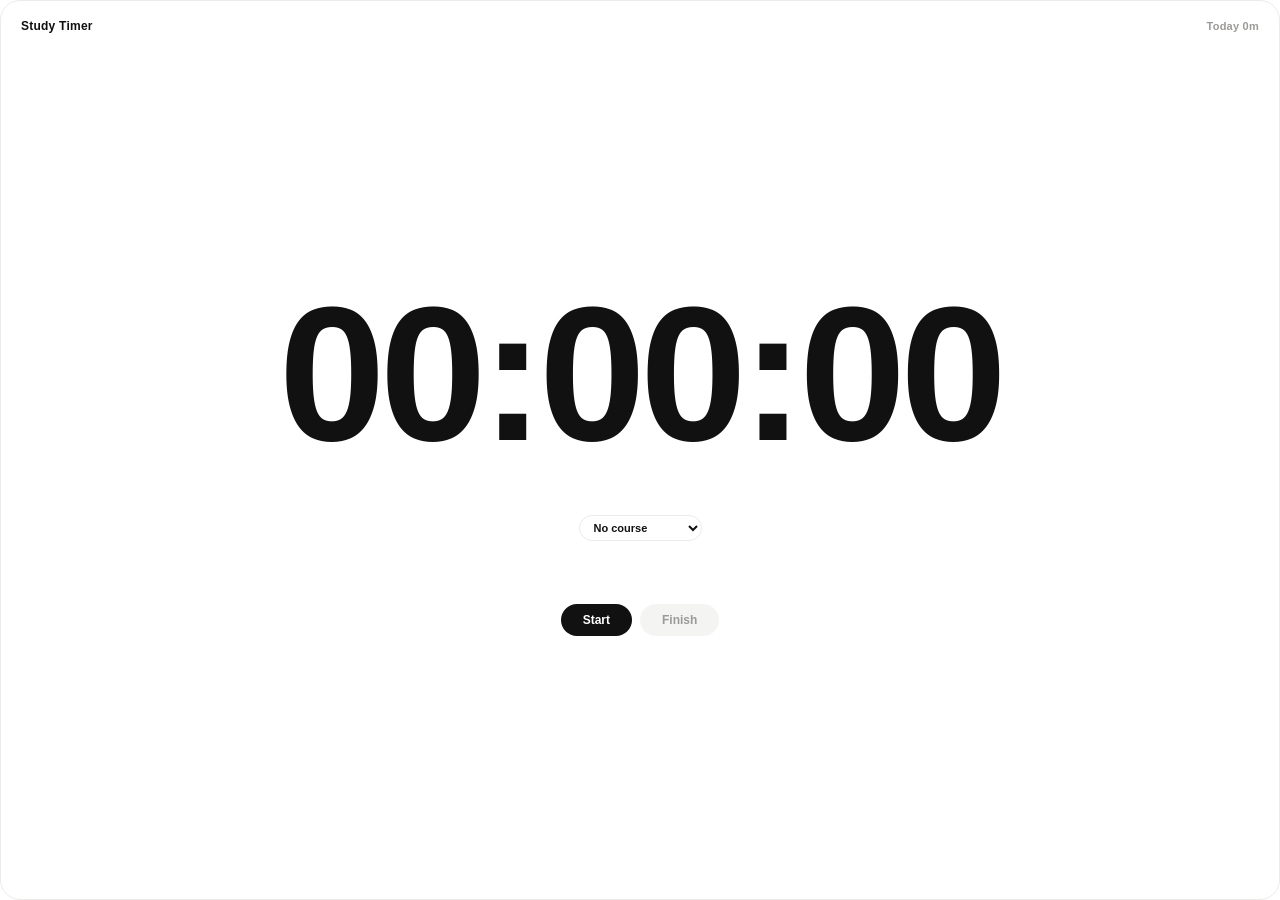
<file: timer.html>
<!doctype html><html lang="en"><head><meta charset="utf-8"><meta name="viewport" content="width=device-width,initial-scale=1"><title>Study Timer</title><link rel="stylesheet" href="w.css"><style>
.n{font-size:min(15vw,26vh);line-height:1}
.b{display:flex;gap:8px;margin-top:min(5vw,7vh)}
#cs{margin-top:min(4vw,5vh);max-width:80%;border-radius:999px;padding:5px 10px;font-weight:600}
</style></head><body><div class="card"><div class="hd"><span>Study Timer</span><span class="sub" id="td"></span></div><div class="mid"><div class="n num" id="t">00:00:00</div><select id="cs" aria-label="Course"></select><div class="b"><button class="btn" id="go">Start</button><button class="btn ghost" id="fin">Finish</button></div></div></div>
<script src="w.js"></script><script>
var $=W.$,s=W.get('timer',{base:0,t0:0,run:false,c:''});
function cur(){return s.base+(s.run?Date.now()-s.t0:0)}
function f(ms){var x=Math.floor(ms/1000),h=Math.floor(x/3600),m=Math.floor(x%3600/60);x=x%60;return [h,m,x].map(function(v){return String(v).padStart(2,'0')}).join(':')}
function today(){var k=W.iso(new Date());return W.get('log',[]).reduce(function(a,x){return a+(x.d===k?x.ms:0)},0)}
function tick(){$('t').textContent=f(cur());$('go').textContent=s.run?'Pause':(s.base?'Resume':'Start');$('td').textContent='Today '+W.hrs(today()+cur())}
function opts(){$('cs').innerHTML=W.opts(s.c)}
$('cs').onchange=function(){s.c=this.value;W.set('timer',s)};
$('go').onclick=function(){if(s.run){s.base=cur();s.run=false}else{s.t0=Date.now();s.run=true}W.set('timer',s);tick()};
$('fin').onclick=function(){var ms=cur();if(ms>=60000){var L=W.get('log',[]);L.push({id:W.uid(),c:s.c,d:W.iso(new Date()),ms:ms});W.set('log',L)}s={base:0,t0:0,run:false,c:s.c};W.set('timer',s);tick()};
W.on(function(k){if(k==='courses')opts()});opts();tick();setInterval(tick,500);
</script></body></html>
</file>
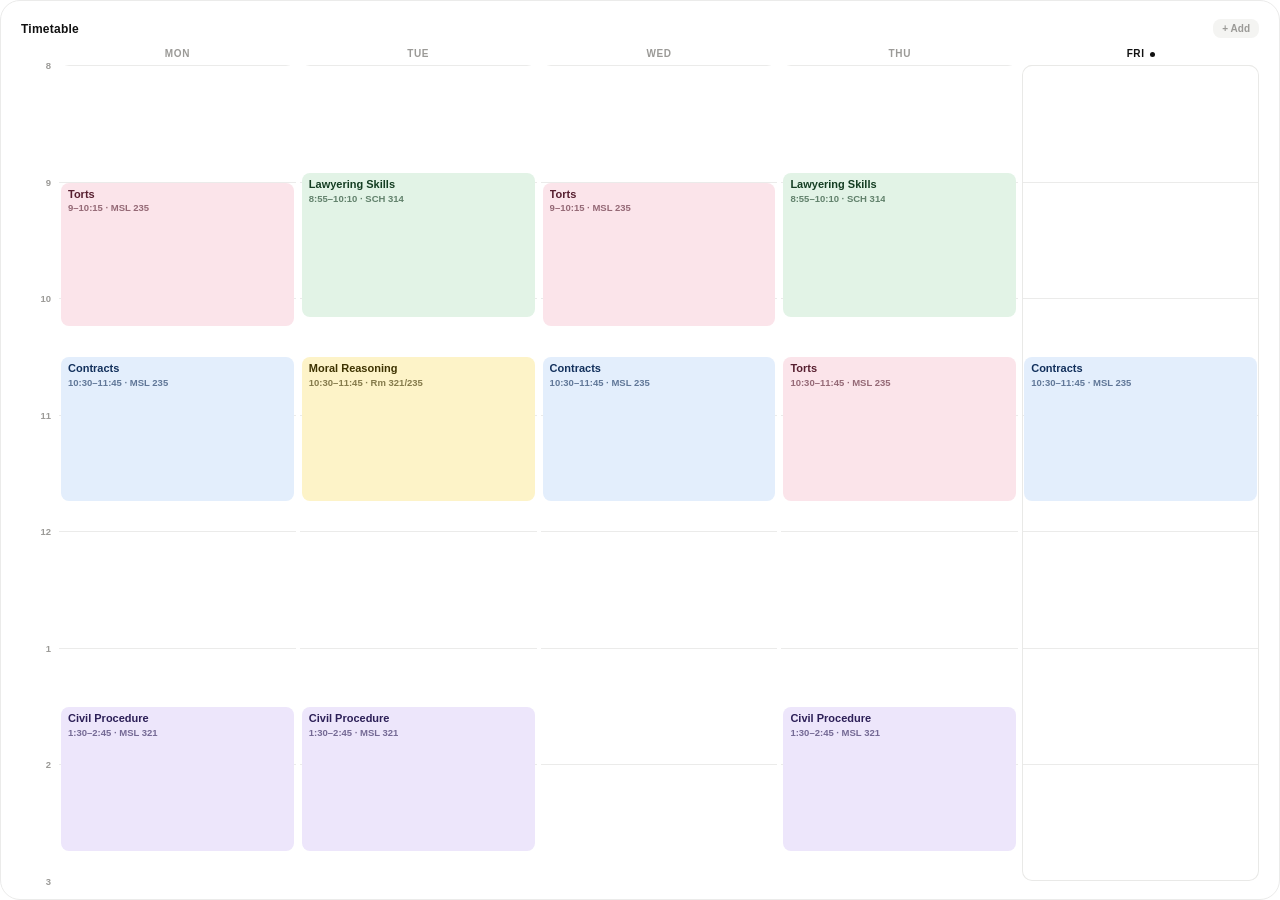
<file: timetable.html>
<!doctype html><html lang="en"><head><meta charset="utf-8"><meta name="viewport" content="width=device-width,initial-scale=1"><title>Timetable</title><link rel="stylesheet" href="w.css"><style>
.hd{padding-bottom:10px}
.tt{flex:1;min-height:0;display:grid;grid-template-columns:34px repeat(5,minmax(0,1fr));grid-template-rows:auto minmax(0,1fr);column-gap:4px}
.dh{font-size:10px;font-weight:700;color:var(--mute);text-align:center;padding-bottom:6px;letter-spacing:.06em;text-transform:uppercase}
.dh.on{color:var(--ink)}
.dh.on:after{content:"";display:inline-block;width:5px;height:5px;border-radius:50%;background:var(--ink);margin-left:5px;vertical-align:middle}
.tc,.col{position:relative;min-height:0}
.tc span{position:absolute;right:4px;transform:translateY(-50%);font-size:9.5px;font-weight:600;color:var(--mute);font-variant-numeric:tabular-nums}
.col{border-radius:10px;background:repeating-linear-gradient(to bottom,var(--line) 0,var(--line) 1px,transparent 1px,transparent var(--hr))}
.col.on{box-shadow:inset 0 0 0 1px var(--dot)}
.ev{position:absolute;left:2px;right:2px;border:0;border-radius:8px;background:var(--chip);color:var(--ink);font:inherit;text-align:left;padding:5px 7px;overflow:hidden;cursor:pointer;display:flex;flex-direction:column;gap:1px}
.ev b{font-size:11px;font-weight:700;line-height:1.25;overflow:hidden;text-overflow:ellipsis;display:-webkit-box;-webkit-line-clamp:2;-webkit-box-orient:vertical}
.ev small{font-size:9.5px;font-weight:600;opacity:.62;white-space:nowrap;overflow:hidden;text-overflow:ellipsis}
.ev.k0{background:#ede6fb;color:#2c1f57}.ev.k1{background:#e3eefc;color:#12305c}.ev.k2{background:#e2f3e6;color:#143d22}.ev.k3{background:#fdf3c8;color:#3d3200}.ev.k4{background:#fbe4ea;color:#571f30}.ev.k5{background:var(--chip)}
.dark .ev.k0{background:#33294f;color:#e6dcff}.dark .ev.k1{background:#1d3350;color:#d6e6ff}.dark .ev.k2{background:#1f3d2a;color:#d3f2dc}.dark .ev.k3{background:#4a4015;color:#fff0b3}.dark .ev.k4{background:#4a2330;color:#ffd9e2}
.now{position:absolute;left:0;right:0;height:2px;background:#e5484d;border-radius:2px;z-index:2;pointer-events:none}
.now:before{content:"";position:absolute;left:-3px;top:-3px;width:8px;height:8px;border-radius:50%;background:#e5484d}
.two{display:flex;gap:6px}.two label{flex:1}
</style></head><body><div class="card"><div class="hd"><span>Timetable</span><button class="pill" id="addb">+ Add</button></div><div class="tt" id="tt"></div>
<div class="sheet" id="sheet"><div class="box"><h3 id="sh"></h3><label>Class<input id="fN" maxlength="40" placeholder="Contracts"></label><label>Day<select id="fD"><option value="1">Monday</option><option value="2">Tuesday</option><option value="3">Wednesday</option><option value="4">Thursday</option><option value="5">Friday</option></select></label><div class="two"><label>Start<input type="time" id="fS"></label><label>End<input type="time" id="fE"></label></div><label>Room<input id="fR" maxlength="30" placeholder="MSL 235"></label>
<div class="rowb"><button class="btn ghost sm" id="fDel">Delete</button><button class="btn sm" id="fOk">Save</button></div></div></div></div>
<script src="w.js"></script><script>
var $=W.$,cur=null,DN=['Mon','Tue','Wed','Thu','Fri'],
DEF=[[1,'Torts','09:00','10:15','MSL 235'],[1,'Contracts','10:30','11:45','MSL 235'],[1,'Civil Procedure','13:30','14:45','MSL 321'],
[2,'Lawyering Skills','08:55','10:10','SCH 314'],[2,'Moral Reasoning','10:30','11:45','Rm 321/235'],[2,'Civil Procedure','13:30','14:45','MSL 321'],
[3,'Torts','09:00','10:15','MSL 235'],[3,'Contracts','10:30','11:45','MSL 235'],
[4,'Lawyering Skills','08:55','10:10','SCH 314'],[4,'Torts','10:30','11:45','MSL 235'],[4,'Civil Procedure','13:30','14:45','MSL 321'],
[5,'Contracts','10:30','11:45','MSL 235']],
T=W.get('tt',null);
if(!T){T=DEF.map(function(x,i){return {id:'d'+i,d:x[0],n:x[1],s:x[2],e:x[3],r:x[4]}})}
function mn(s){var p=(s||'0:0').split(':');return +p[0]*60+ +p[1]}
function f12(s){var m=mn(s),h=Math.floor(m/60),x=m%60;return (h%12||12)+(x?':'+('0'+x).slice(-2):'')}
function render(){var lo=540,hi=900;T.forEach(function(t){lo=Math.min(lo,mn(t.s));hi=Math.max(hi,mn(t.e))});lo=Math.floor(lo/60)*60;hi=Math.ceil(hi/60)*60;var span=hi-lo,nh=span/60,
names=[];T.slice().sort(function(a,b){return a.n<b.n?-1:1}).forEach(function(t){if(names.indexOf(t.n)<0)names.push(t.n)});
var now=new Date(),wd=now.getDay(),nm=now.getHours()*60+now.getMinutes(),h='<div></div>'+DN.map(function(d,i){return '<div class="dh'+(wd===i+1?' on':'')+'">'+d+'</div>'}).join('')+'<div class="tc">';
for(var i=0;i<=nh;i++)h+='<span style="top:'+(i/nh*100)+'%">'+((lo/60+i)%12||12)+'</span>';h+='</div>';
for(var d=1;d<=5;d++){h+='<div class="col'+(wd===d?' on':'')+'" style="--hr:'+(100/nh)+'%">';
T.filter(function(t){return t.d===d}).forEach(function(t){var a=mn(t.s),b=Math.max(mn(t.e),a+20);h+='<button class="ev k'+Math.min(5,names.indexOf(t.n))+'" data-id="'+t.id+'" style="top:calc('+((a-lo)/span*100)+'% + 1px);height:calc('+((b-a)/span*100)+'% - 2px)" title="'+W.esc(t.n+' '+t.s+'–'+t.e+(t.r?' · '+t.r:''))+'"><b>'+W.esc(t.n)+'</b><small>'+f12(t.s)+'–'+f12(t.e)+(t.r?' · '+W.esc(t.r):'')+'</small></button>'});
if(wd===d&&nm>=lo&&nm<=hi)h+='<div class="now" style="top:'+((nm-lo)/span*100)+'%"></div>';h+='</div>'}
$('tt').innerHTML=h}
function open(t){cur=t;$('sh').textContent=t?'Edit class':'New class';$('fN').value=t?t.n:'';$('fD').value=t?t.d:Math.min(5,Math.max(1,new Date().getDay()));$('fS').value=t?t.s:'09:00';$('fE').value=t?t.e:'10:15';$('fR').value=t?t.r||'':'';$('fDel').style.visibility=t?'visible':'hidden';$('sheet').classList.add('on');$('fN').focus()}
function close(){$('sheet').classList.remove('on');cur=null}
$('addb').onclick=function(){open(null)};
$('tt').onclick=function(e){var b=e.target.closest('.ev');if(!b)return;var id=b.getAttribute('data-id');open(T.filter(function(t){return t.id===id})[0])};
$('fOk').onclick=function(){var n=$('fN').value.trim(),s=$('fS').value,e=$('fE').value;if(!n){$('fN').focus();return}if(!s){$('fS').focus();return}if(!e||mn(e)<=mn(s)){$('fE').focus();return}
var o=cur||{id:W.uid()};o.n=n;o.d=+$('fD').value;o.s=s;o.e=e;o.r=$('fR').value.trim();if(!cur)T.push(o);W.set('tt',T);close();render()};
$('fDel').onclick=function(){if(!cur)return;var id=cur.id;T=T.filter(function(t){return t.id!==id});W.set('tt',T);close();render()};
$('sheet').onclick=function(e){if(e.target===this)close()};
document.addEventListener('keydown',function(e){if(e.isComposing||e.keyCode===229)return;if(e.key==='Escape')close();if(e.key==='Enter'&&$('sheet').classList.contains('on'))$('fOk').click()});
W.on(function(k){if(k==='tt'&&!$('sheet').classList.contains('on')){T=W.get('tt',T);render()}});render();setInterval(function(){if(!$('sheet').classList.contains('on'))render()},60000);
</script></body></html>
</file>
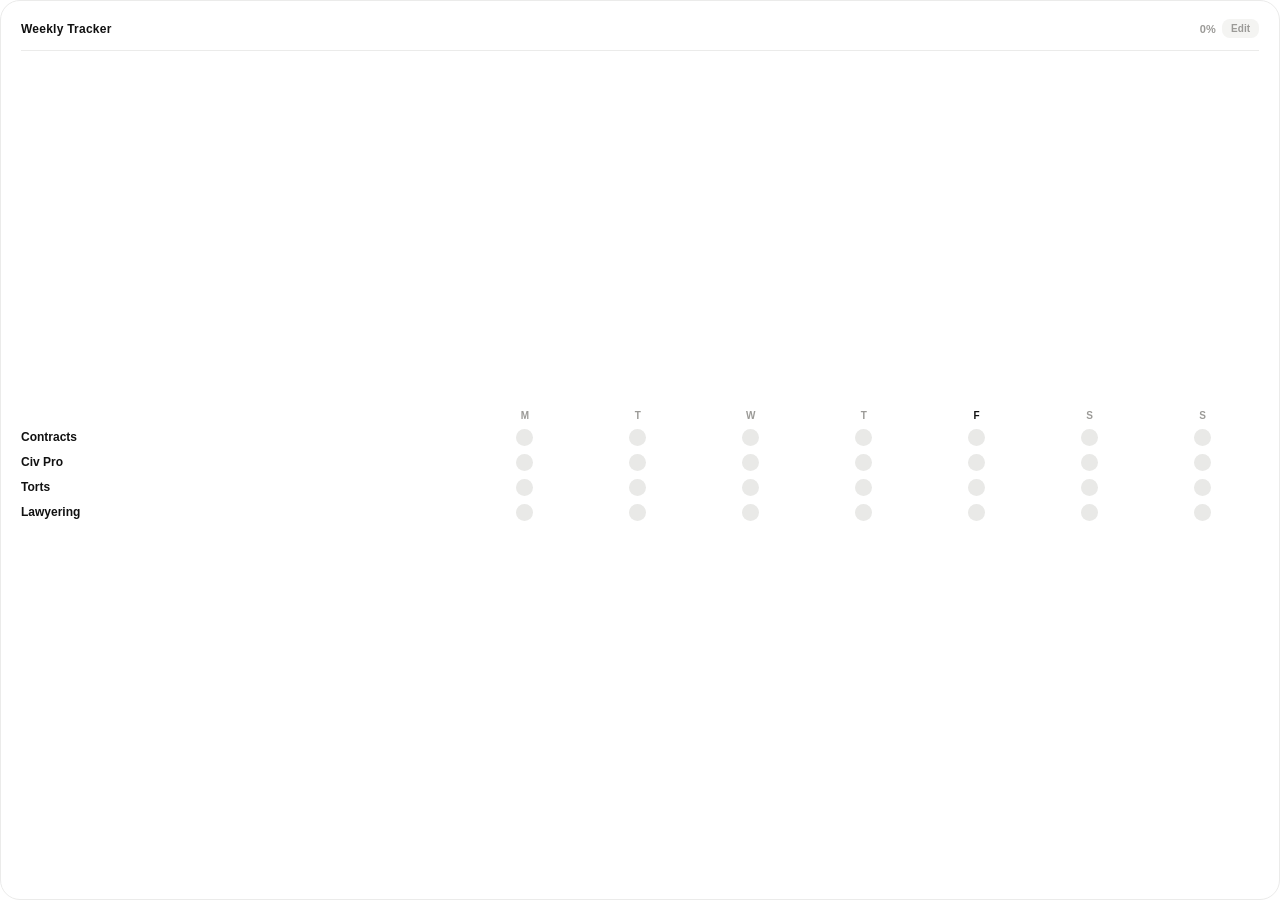
<file: tracker.html>
<!doctype html><html lang="en"><head><meta charset="utf-8"><meta name="viewport" content="width=device-width,initial-scale=1"><title>Weekly Tracker</title><link rel="stylesheet" href="w.css"><style>
.hd{padding-bottom:12px;border-bottom:1px solid var(--line)}
.w{flex:1;min-height:0;display:flex;align-items:center}
table{width:100%;border-collapse:collapse}
th{font-size:10px;color:var(--mute);font-weight:600;padding:2px 0 4px}th.t{color:var(--ink)}
td{text-align:center;padding:4px 0}
td.n{text-align:left;font-size:12px;font-weight:700;white-space:nowrap;padding-right:8px;max-width:30vw;overflow:hidden;text-overflow:ellipsis}
.o{display:block;margin:auto;width:min(17px,5.6vw);aspect-ratio:1;border-radius:50%;border:0;padding:0;background:var(--dot);cursor:pointer}.o.f{background:var(--ink)}
.ed{display:none;flex:1;flex-direction:column;gap:6px;justify-content:center}.editing .ed{display:flex}.editing .w{display:none}
.ed input{width:100%}
.rt{display:flex;gap:6px;align-items:center}
</style></head><body><div class="card" id="card"><div class="hd"><span>Weekly Tracker</span><span class="rt"><span class="sub" id="rc"></span><button class="pill" id="eb">Edit</button></span></div>
<div class="w"><table id="tb"></table></div><div class="ed" id="ed"></div></div>
<script src="w.js"></script><script>
var $=W.$,rows=W.get('rows',['Contracts','Civ Pro','Torts','Lawyering']),days=['M','T','W','T','F','S','S'],n0=new Date(),td=(n0.getDay()+6)%7,mon=new Date(n0.getFullYear(),n0.getMonth(),n0.getDate()-td),key='wk-'+mon.getFullYear()+'-'+(mon.getMonth()+1)+'-'+mon.getDate(),st=W.get(key,{});
function r(){var h='<tr><th></th>'+days.map(function(d,j){return '<th'+(j===td?' class="t"':'')+'>'+d+'</th>'}).join('')+'</tr>',c=0;rows.forEach(function(w,i){h+='<tr><td class="n">'+W.esc(w)+'</td>';for(var j=0;j<7;j++){var k=i+'-'+j;if(st[k])c++;h+='<td><button class="o'+(st[k]?' f':'')+'" data-k="'+k+'" aria-label="'+W.esc(w)+' '+days[j]+'" aria-pressed="'+!!st[k]+'"></button></td>'}h+='</tr>'});
$('tb').innerHTML=h;var tot=rows.length*7||1;$('rc').textContent=Math.round(c/tot*100)+'%';
$('ed').innerHTML=[0,1,2,3,4].map(function(i){return '<input maxlength="14" placeholder="Row '+(i+1)+' (empty to hide)" value="'+W.esc(rows[i]||'')+'">'}).join('')}
$('tb').onclick=function(e){var k=e.target.getAttribute('data-k');if(!k)return;st[k]=!st[k];W.set(key,st);r()};
$('eb').onclick=function(){var on=$('card').classList.toggle('editing');this.textContent=on?'Done':'Edit';if(!on){var v=[].map.call($('ed').querySelectorAll('input'),function(i){return i.value.trim()}).filter(Boolean);if(v.length){rows=v;W.set('rows',rows)}r()}};r();
</script></body></html>
</file>
<file: w.css>
:root{--bg:#fff;--ink:#111;--mute:#9b9a97;--line:#ebebea;--chip:#f4f4f2;--dot:#e9e9e7}
.dark{--bg:#202020;--ink:#f1f1ef;--mute:#8b8b88;--line:#2f2f2f;--chip:#2d2d2d;--dot:#3b3b3b}
*{box-sizing:border-box}
html,body{height:100%;margin:0;background:transparent}
body{font-family:-apple-system,BlinkMacSystemFont,"Pretendard","Apple SD Gothic Neo","Segoe UI","Helvetica Neue",Arial,sans-serif;color:var(--ink);-webkit-font-smoothing:antialiased}
.card{position:relative;height:100vh;background:var(--bg);border:1px solid var(--line);border-radius:20px;padding:18px 20px;display:flex;flex-direction:column;overflow:hidden}
.hd{display:flex;justify-content:space-between;align-items:center;gap:8px;font-size:12px;font-weight:700;letter-spacing:.02em;flex:none}
.sub{font-size:11px;color:var(--mute);font-weight:600}
.mid{flex:1;min-height:0;display:flex;flex-direction:column;align-items:center;justify-content:center}
.pill{border:0;background:var(--chip);color:var(--mute);border-radius:8px;font:inherit;font-size:10px;font-weight:700;padding:4px 9px;cursor:pointer}
.pill:hover{color:var(--ink)}
.btn{border:0;border-radius:999px;background:var(--ink);color:var(--bg);font:inherit;font-size:12px;font-weight:700;padding:9px 22px;cursor:pointer}
.btn.ghost{background:var(--chip);color:var(--mute)}
input{font:inherit;font-size:11px;color:var(--ink);background:var(--bg);border:1px solid var(--line);border-radius:7px;padding:4px 6px;min-width:0}
input:focus,button:focus-visible,[contenteditable]:focus{outline:2px solid var(--ink);outline-offset:1px}
.num{font-variant-numeric:tabular-nums;letter-spacing:-.03em;font-weight:800}
textarea{font:11px/1.4 ui-monospace,Menlo,monospace;color:var(--ink);background:var(--bg);border:1px solid var(--line);border-radius:8px;padding:8px;resize:none;width:100%}
select{font:inherit;font-size:11px;color:var(--ink);background:var(--bg);border:1px solid var(--line);border-radius:7px;padding:4px 6px;min-width:0}
.sheet{position:absolute;inset:0;background:rgba(0,0,0,.28);display:none;align-items:center;justify-content:center;z-index:5}
.sheet.on{display:flex}
.box{background:var(--bg);border:1px solid var(--line);border-radius:16px;padding:16px;width:min(300px,90%);max-height:92%;overflow:auto;display:flex;flex-direction:column;gap:8px}
.box h3{margin:0 0 2px;font-size:13px}
.box label{font-size:10px;font-weight:700;color:var(--mute);display:flex;flex-direction:column;gap:3px}
.box input,.box select{font-size:12px;padding:7px 8px}
.rowb{display:flex;gap:6px;justify-content:space-between;margin-top:4px}
.btn.sm{padding:7px 14px;font-size:11px}
.empty{font-size:11px;color:var(--mute);text-align:center;padding:18px 8px;line-height:1.6}
.hd>span,.pill,.sub{white-space:nowrap}
</file>
